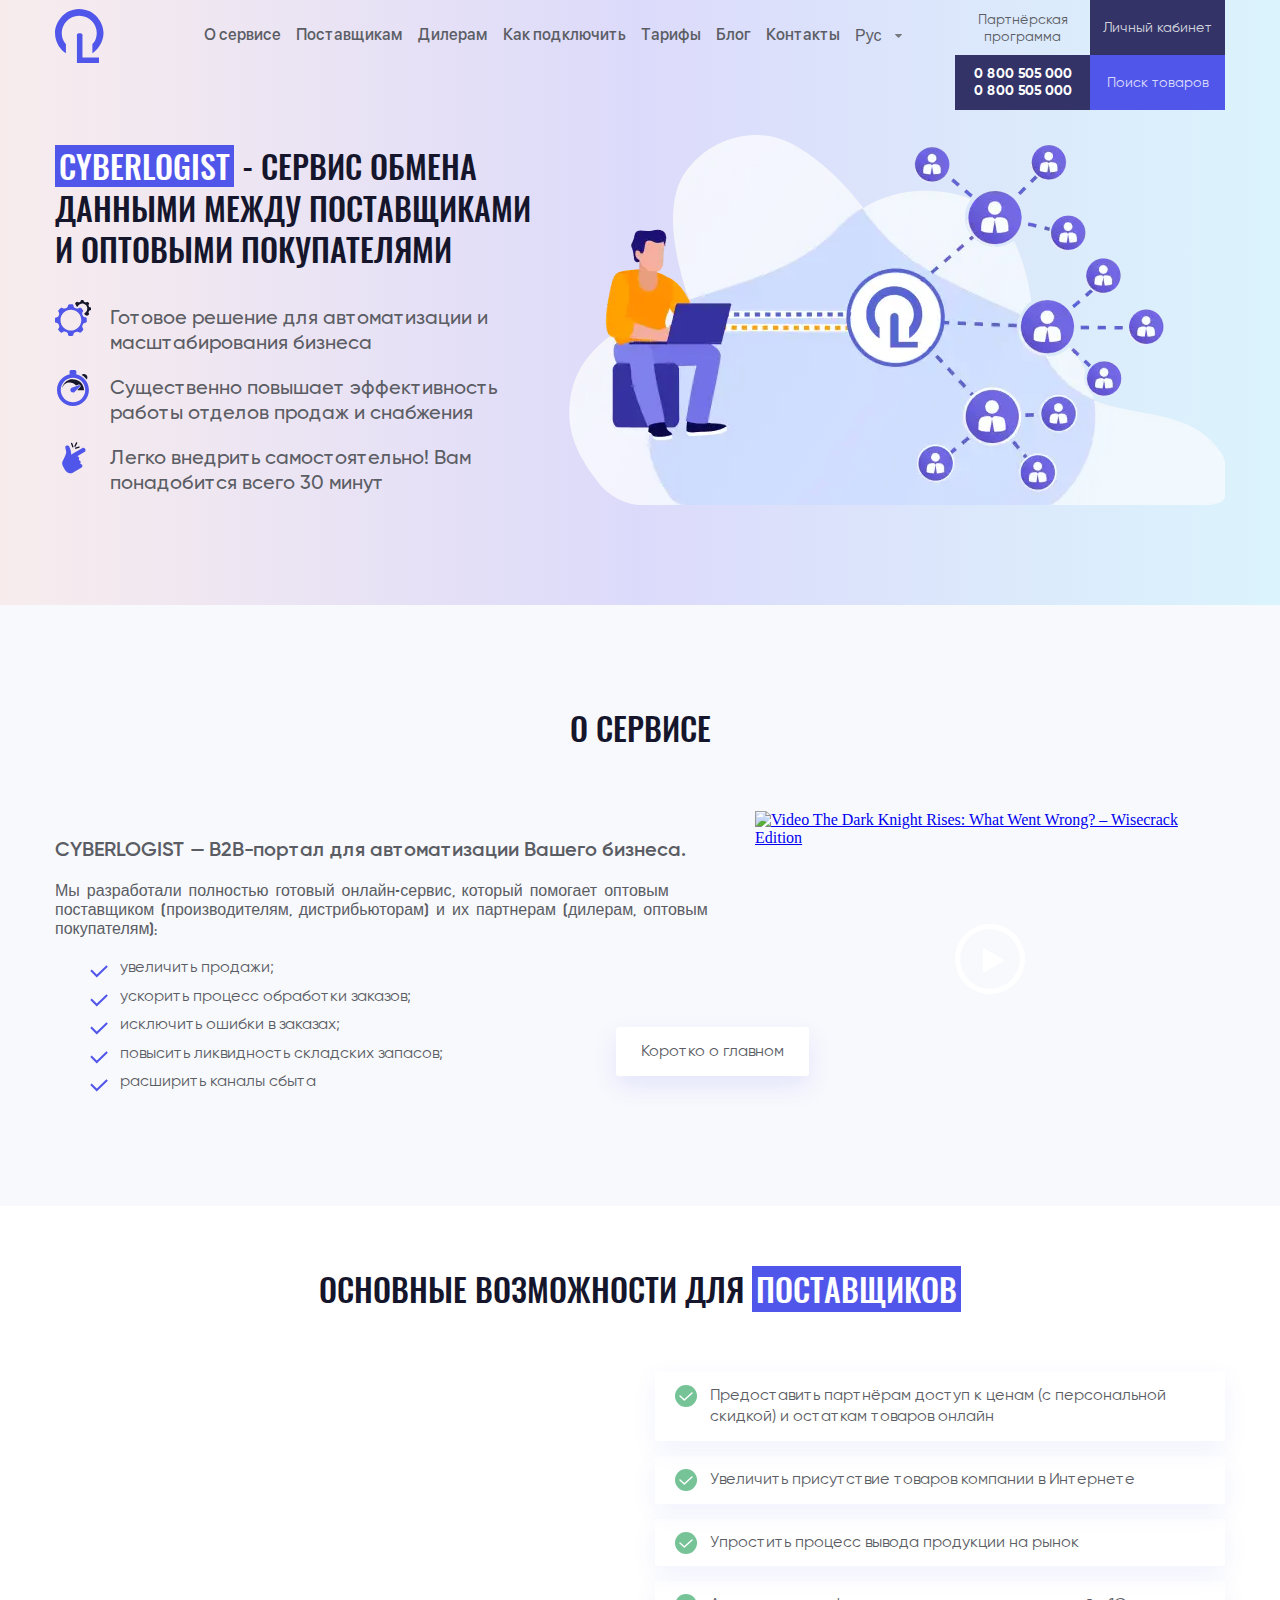
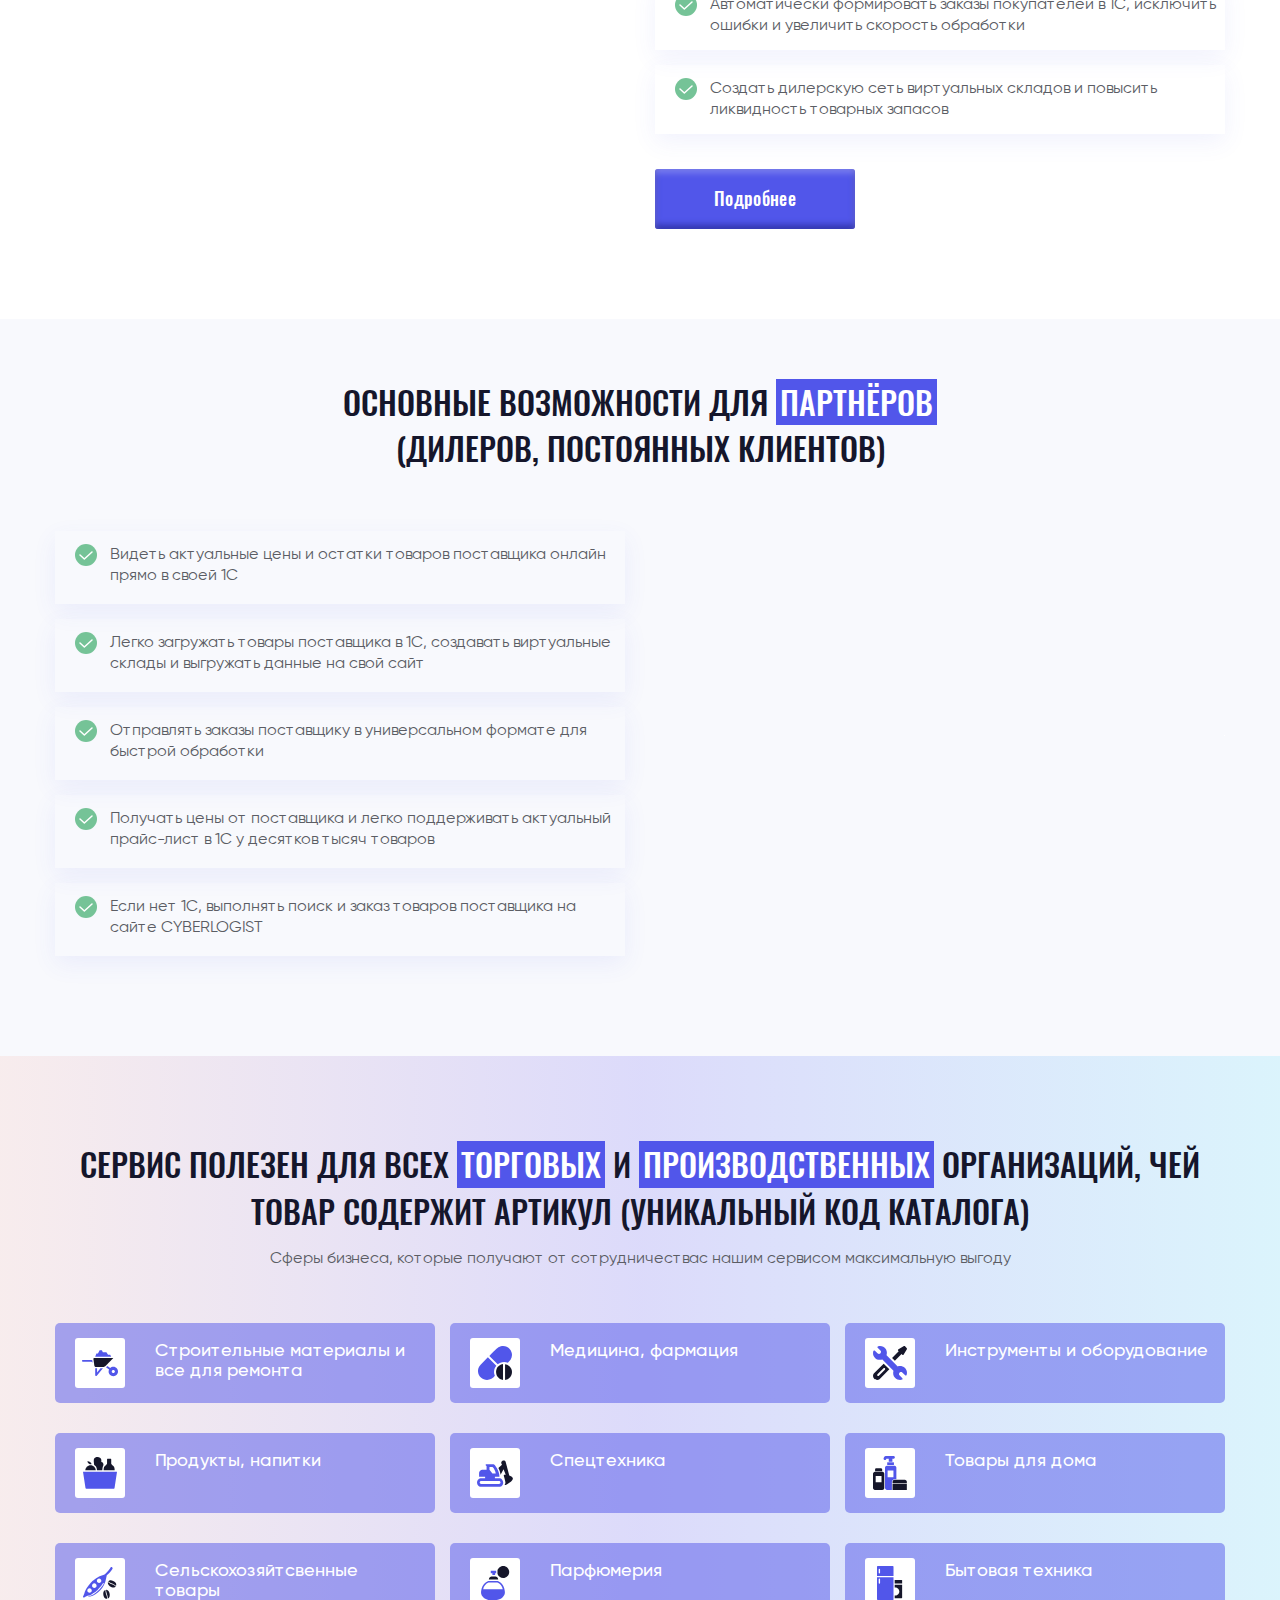
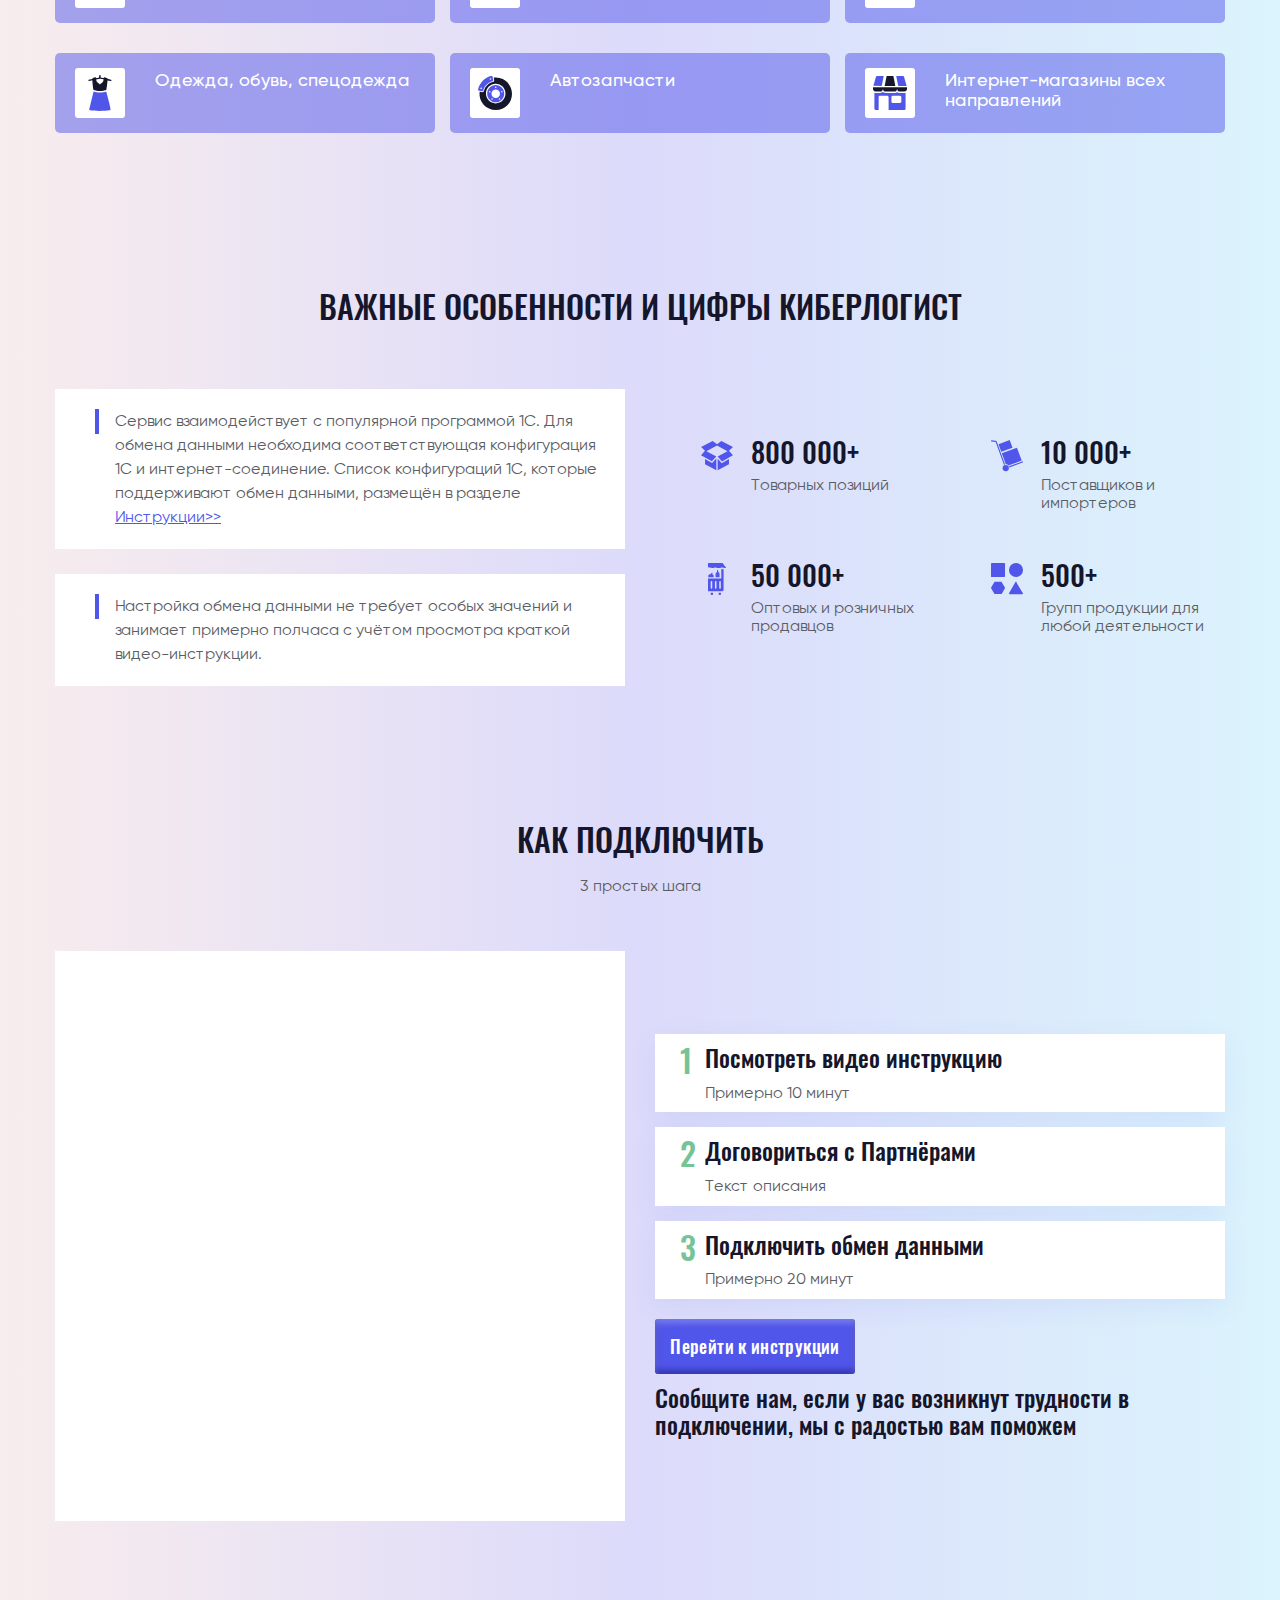
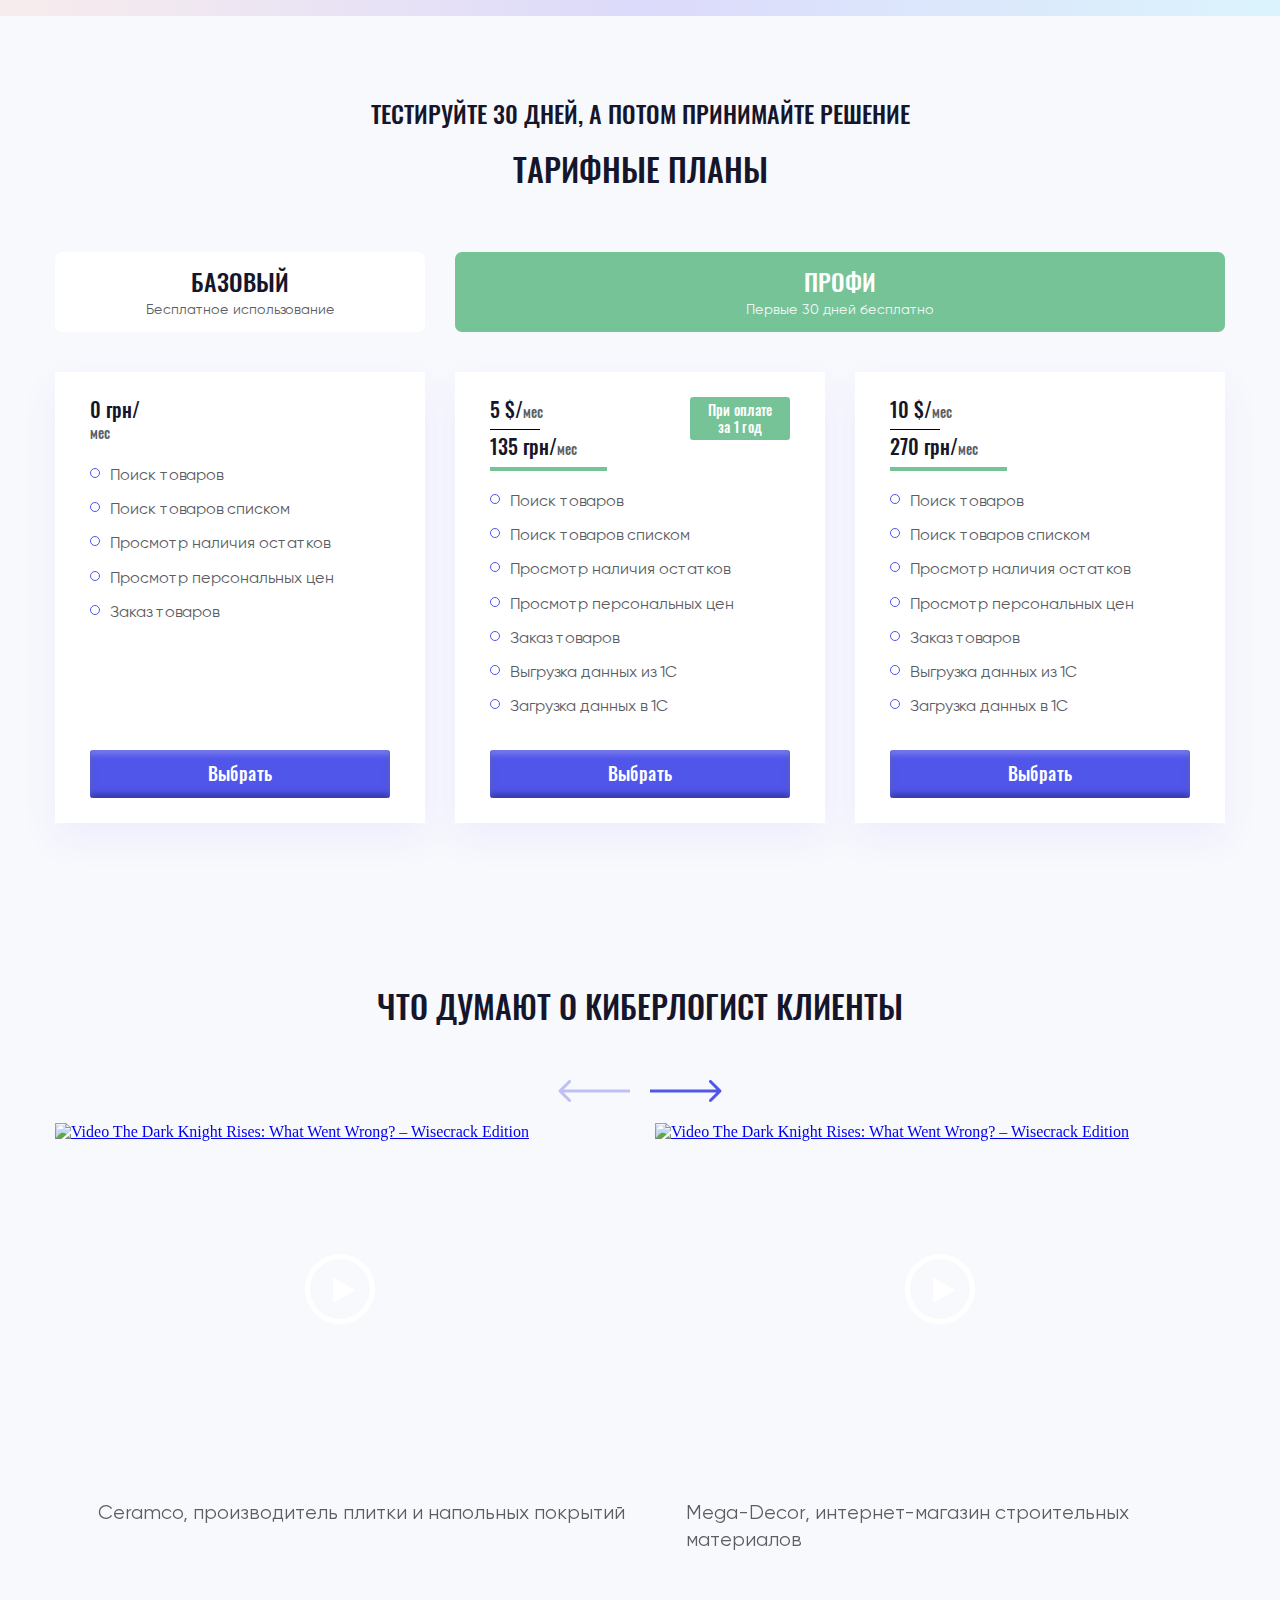
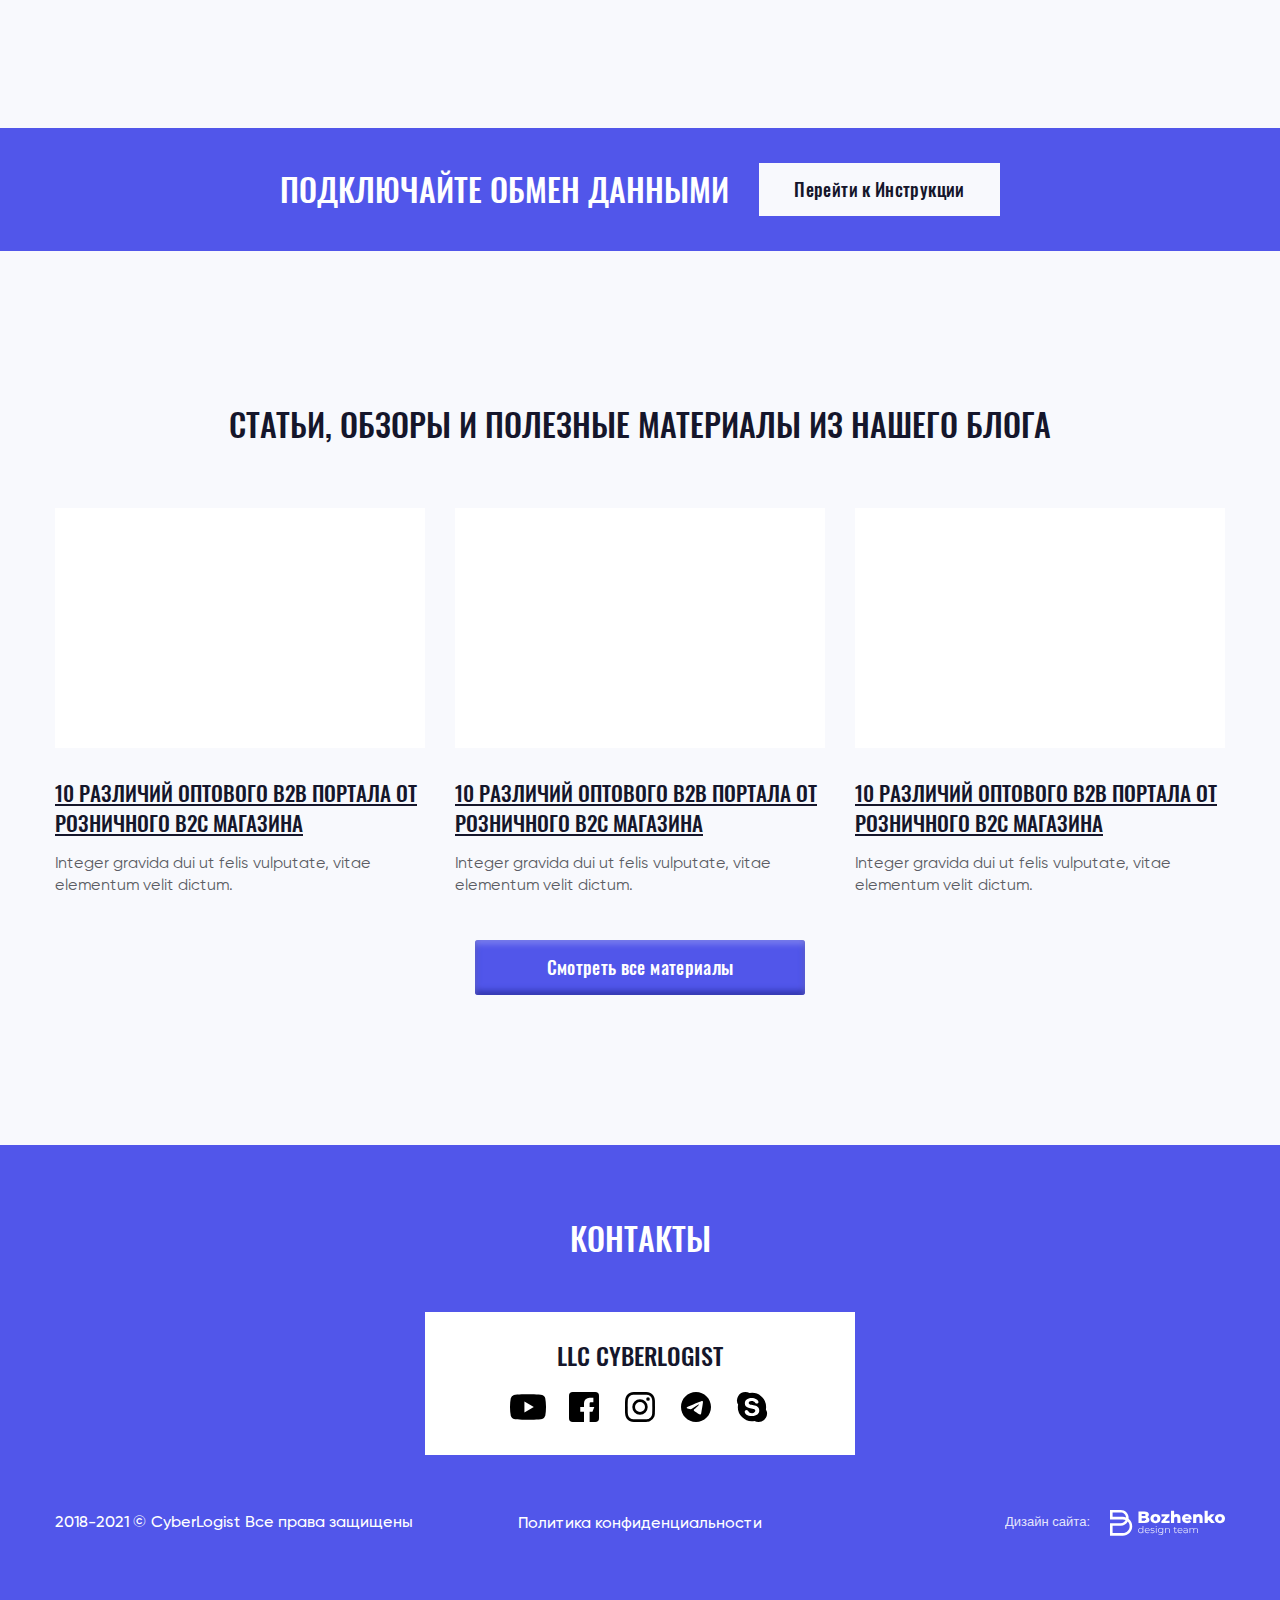
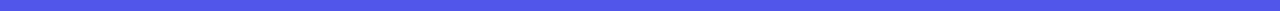
<file: index.html>
<!DOCTYPE html><html lang="ru"><head><meta charset="UTF-8"><meta name="viewport" content="width=device-width,initial-scale=1"><title>Имя</title><!-- SEO и отображение ссылки в соц. сетях --><meta name="description" lang="ru" content="Очень красивое, точное и правильное описание сайта для оптимизации"><meta name="keywords" lang="ru" content=""><!-- Предзагрузка шрифтов --><link rel="preload" href="fonts/Gilroy-Bold.woff2" as="font" type="font/woff2" crossorigin="anonymous"><link rel="preload" href="fonts/Gilroy-Regular.woff2" as="font" type="font/woff2" crossorigin="anonymous"><link rel="preload" href="fonts/Gilroy-Medium.woff2" as="font" type="font/woff2" crossorigin="anonymous"><link rel="preload" href="fonts/Gilroy-SemiBold.woff2" as="font" type="font/woff2" crossorigin="anonymous"><link rel="preload" href="fonts/GothamPro-Regular.woff2" as="font" type="font/woff2" crossorigin="anonymous"><link rel="preload" href="fonts/Gotthard-Regular.woff2" as="font" type="font/woff2" crossorigin="anonymous"><link rel="preload" href="fonts/SFProDisplay-Medium.woff2" as="font" type="font/woff2" crossorigin="anonymous"><link rel="preload" href="fonts/Oswald-Medium.woff2" as="font" type="font/woff2" crossorigin="anonymous"><link rel="stylesheet" type="text/css" href="css/style.min.css"></head><body><div class="wrapper"><header class="header lock__padding-elem"><div class="container"><div class="header__wrapper"><div class="header__logo"><a href="index.html" aria-label="Перейти на главную страницу"><img src="img/header/logo.svg" width="49" height="54" alt="Logo Cyberlogist"></a></div><nav class="header__nav"><ul class="header__nav-list"><li class="header__nav-item"><a href="#about" class="header__nav-link">О сервисе</a></li><li class="header__nav-item"><a href="#possibilities" class="header__nav-link">Поставщикам</a></li><li class="header__nav-item"><a href="#partners" class="header__nav-link">Дилерам</a></li><li class="header__nav-item"><a href="#plug" class="header__nav-link">Как подключить</a></li><li class="header__nav-item"><a href="#tariff" class="header__nav-link">Тарифы</a></li><li class="header__nav-item"><a href="#blog" class="header__nav-link">Блог</a></li><li class="header__nav-item"><a href="#contact" class="header__nav-link">Контакты</a></li></ul></nav><div class="header__lang"><div class="header__lang--current"><span>Рус</span></div><ul class="header__lang-dropdown"><li class="header__lang-dropdown-item header__lang-dropdown-item--active"><a href="#"><span>Рус</span></a></li><li class="header__lang-dropdown-item"><a href="#"><span>En</span></a></li><li class="header__lang-dropdown-item"><a href="#"><span>Укр</span></a></li><li class="header__lang-dropdown-item"><a href="#"><span>De</span></a></li></ul></div><ul class="header__blocks header__blocks-default"><li class="header__block header__block--1"><a href="partners.html"><img class="header__icon-hide" src="img/header/arms.svg" width="20" height="20" alt="Arms icon"><p class="header__text-hide">Партнёрская программа</p></a></li><li class="header__block header__block--2"><a href="#"><img class="header__icon-hide" src="img/header/user.svg" width="20" height="20" alt="User icon"><p class="header__text-hide">Личный кабинет</p></a></li><li class="header__block header__block--3"><div class="header__block-inner"><img class="header__icon-hide" src="img/header/call.svg" width="20" height="20" alt="Call icon"><p class="header__text-hide"><a href="tel:0&nbsp;800&nbsp;505&nbsp;000">0&nbsp;800&nbsp;505&nbsp;000</a> <a href="tel:0&nbsp;800&nbsp;505&nbsp;000">0&nbsp;800&nbsp;505&nbsp;000</a></p><div class="header__dropdown"><div class="header__dropdown-content"><a href="tel:0&nbsp;800&nbsp;505&nbsp;000">0&nbsp;800&nbsp;505&nbsp;000</a> <a href="tel:0&nbsp;800&nbsp;505&nbsp;000">0&nbsp;800&nbsp;505&nbsp;000</a></div></div></div></li><li class="header__block header__block--4"><a href="#"><img class="header__icon-hide" src="img/header/search.svg" width="20" height="20" alt="Search icon"><p class="header__text-hide">Поиск товаров</p></a></li></ul><button class="header__burger" aria-label="Открыть или закрыть навигационное меню"><span></span></button></div><div class="header__mobile-nav"><div class="header__mobile-inner"><div class="header__logo--burger"><a href="#" aria-label="Перейти на главную страницу"><img src="img/header/logo.svg" width="49" height="54" alt="Logo Cyberlogist"></a></div><ul class="header__blocks--burger"><li class="header__block--burger header__block--1"><a href="#"><img src="img/header/arms.svg" width="20" height="20" alt="Arms icon"></a></li><li class="header__block--burger header__block--2"><a href="#"><img src="img/header/user.svg" width="20" height="20" alt="User icon"></a></li><li class="header__block--burger header__block--3"><div class="header__block--burger-inner"><img src="img/header/call.svg" width="20" height="20" alt="Call icon"><div class="header__block--burger-dropdown"><div class="header__dropdown-content"><a href="tel:0&nbsp;800&nbsp;505&nbsp;000">0&nbsp;800&nbsp;505&nbsp;000</a> <a href="tel:0&nbsp;800&nbsp;505&nbsp;000">0&nbsp;800&nbsp;505&nbsp;000</a></div></div></div></li><li class="header__block--burger header__block--4"><a href="#"><img src="img/header/search.svg" width="20" height="20" alt="Search icon"></a></li></ul><div class="header__lang--burger"><ul class="header__lang-list"><li class="header__lang-item header__lang-item--active"><a href="#"><span>Рус</span></a></li><li class="header__lang-item"><a href="#"><span>En</span></a></li><li class="header__lang-item"><a href="#"><span>Укр</span></a></li><li class="header__lang-item"><a href="#"><span>De</span></a></li></ul></div><ul class="header__nav-list header__nav-list--burger"><li class="header__nav-item"><a href="#about" class="header__nav-link header__nav-link--burger">О сервисе</a></li><li class="header__nav-item"><a href="#possibilities" class="header__nav-link header__nav-link--burger">Поставщикам</a></li><li class="header__nav-item"><a href="#partners" class="header__nav-link header__nav-link--burger">Дилерам</a></li><li class="header__nav-item"><a href="#plug" class="header__nav-link header__nav-link--burger">Как подключить</a></li><li class="header__nav-item"><a href="#tariff" class="header__nav-link header__nav-link--burger">Тарифы</a></li><li class="header__nav-item"><a href="#blog" class="header__nav-link header__nav-link--burger">Блог</a></li><li class="header__nav-item"><a href="#contact" class="header__nav-link header__nav-link--burger">Контакты</a></li></ul></div><button class="header__btn-close" aria-label="Открыть или закрыть навигационное меню"><span class="header__btn-inner"><span></span> <span></span></span></button></div></div></header><main><section class="hero"><div class="container"><div class="hero__wrapper"><div class="hero__info"><h1 class="hero__title"><span class="section__text-bg">Cyberlogist</span> - сервис обмена данными между поставщиками и оптовыми покупателями</h1><ul class="hero__list"><li class="hero__item hero__item--1">Готовое решение для автоматизации и масштабирования бизнеса</li><li class="hero__item hero__item--2">Существенно повышает эффективность работы отделов продаж и снабжения</li><li class="hero__item hero__item--3">Легко внедрить самостоятельно! Вам понадобится всего 30 минут</li></ul></div><div class="hero__img"><picture><source srcset="img/ui/pattern.jpg" data-srcset="img/hero/img@1x.webp 1x, img/hero/img@2x.webp 2x" type="image/webp"><img alt="Image" src="img/ui/pattern.jpg" data-src="img/hero/img@1x.png" data-srcset="img/hero/img@2x.png 2x" width="656" height="370" class="lazyload"></picture></div></div></div></section><section class="about" id="about"><div class="container"><h2 class="section__title section__title--mb60">О сервисе</h2><div class="about__wrapper"><div class="about__info"><h3 class="about__subtitle"><span class="section__upper">Cyberlogist</span> — B2B-портал для автоматизации Вашего бизнеса.</h3><p>Мы разработали полностью готовый онлайн-сервис, который помогает оптовым поставщиком (производителям, дистрибьюторам) и их партнерам (дилерам, оптовым покупателям):</p><ul class="about__list"><li class="about__item">увеличить продажи;</li><li class="about__item">ускорить процесс обработки заказов;</li><li class="about__item">исключить ошибки в заказах;</li><li class="about__item">повысить ликвидность складских запасов;</li><li class="about__item">расширить каналы сбыта</li></ul></div><div class="about__right"><iframe width="470" height="300" src="https://www.youtube.com/embed/Othd8W8o3t0" srcdoc="<style>*{padding:0;margin:0;overflow:hidden}html,body{max-width:470px;width:100%;height:100%;position:relative;}@media(max-width:767px){.about__img{max-width:initial!important;}}.about__img{max-width:470px;width:100%;height:100%;object-fit:cover}span{position:absolute;top:50%;left:50%;transform:translate(-50%,-50%);}</style><a href=https://www.youtube.com/embed/Othd8W8o3t0><img class=about__img src=https://img.youtube.com/vi/Othd8W8o3t0/0.jpg width=470 height=300 alt='Video The Dark Knight Rises: What Went Wrong? – Wisecrack Edition'><span><img src=img/about/play.svg height=70 width=70></span></a>" allow="accelerometer; autoplay; encrypted-media; gyroscope; picture-in-picture" allowfullscreen title="YouTube video player"></iframe><div class="about__right-label">Коротко о главном</div></div></div></div></section><section class="possibilities" id="possibilities"><div class="container"><h2 class="section__title section__title--mb60">Основные возможности для <span class="section__text-bg">поставщиков</span></h2><div class="possibilities__wrapper"><div class="possibilities__img"><picture><source srcset="img/ui/pattern.jpg" data-srcset="img/possibilities/img@1x.webp 1x, img/possibilities/img@2x.webp 2x" type="image/webp"><img alt="Image" src="img/ui/pattern.jpg" data-src="img/possibilities/img@1x.png" data-srcset="img/possibilities/img@2x.png 2x" width="566" height="394" class="lazyload"></picture></div><div class="possibilities__info"><ul class="possibilities__list"><li class="possibilities__item">Предоставить партнёрам доступ к ценам (с персональной скидкой) и остаткам товаров онлайн</li><li class="possibilities__item">Увеличить присутствие товаров компании в Интернете</li><li class="possibilities__item">Упростить процесс вывода продукции на рынок</li><li class="possibilities__item">Автоматически формировать заказы покупателей в 1С, исключить ошибки и увеличить скорость обработки</li><li class="possibilities__item">Создать дилерскую сеть виртуальных складов и повысить ликвидность товарных запасов</li></ul><button class="possibilities__btn section__btn modal-possibilities">Подробнее</button></div></div></div></section><section class="partners" id="partners"><div class="container"><h2 class="section__title section__title--mb60">Основные возможности для <span class="section__text-bg">партнёров</span> (дилеров, постоянных клиентов)</h2><div class="partners__wrapper"><div class="partners__img"><picture><source srcset="img/ui/pattern.jpg" data-srcset="img/partners/img@1x.webp 1x, img/partners/img@2x.webp 2x" type="image/webp"><img src="img/ui/pattern.jpg" data-src="img/partners/img@1x.jpg" data-srcset="img/partners/img@2x.jpg" width="570" height="390" alt="Partners image" class="lazyload"></picture></div><div class="partners__info"><ul class="partners__list"><li class="partners__item">Видеть актуальные цены и остатки товаров поставщика онлайн прямо в своей 1С</li><li class="partners__item">Легко загружать товары поставщика в 1С, создавать виртуальные склады и выгружать данные на свой сайт</li><li class="partners__item">Отправлять заказы поставщику в универсальном формате для быстрой обработки</li><li class="partners__item">Получать цены от поставщика и легко поддерживать актуальный прайс-лист в 1С у десятков тысяч товаров</li><li class="partners__item">Если нет 1С, выполнять поиск и заказ товаров поставщика на сайте CYBERLOGIST</li></ul></div></div></div></section><section class="service" id="service"><div class="container"><h2 class="section__title section__title--mb15 service__title">Сервис полезен для всех <span class="section__text-bg">торговых</span> и <span class="section__text-bg">производственных</span> организаций, чей товар содержит АРТИКУЛ (уникальный код каталога)</h2><p class="service__subtitle">Сферы бизнеса, которые получают от сотрудничествас нашим сервисом максимальную выгоду</p><ul class="service__list"><li class="service__item service__item--1">Строительные материалы и все для ремонта</li><li class="service__item service__item--2">Медицина, фармация</li><li class="service__item service__item--3">Инструменты и оборудование</li><li class="service__item service__item--4">Продукты, напитки</li><li class="service__item service__item--5">Спецтехника</li><li class="service__item service__item--6">Товары для дома</li><li class="service__item service__item--7">Сельскохозяйтсвенные товары</li><li class="service__item service__item--8">Парфюмерия</li><li class="service__item service__item--9">Бытовая техника</li><li class="service__item service__item--10">Одежда, обувь, спецодежда</li><li class="service__item service__item--11">Автозапчасти</li><li class="service__item service__item--12">Интернет-магазины всех направлений</li></ul></div></section><section class="peculiarities" id="peculiarities"><div class="container"><h2 class="section__title section__title--mb60">Важные особенности и цифры Киберлогист</h2><div class="peculiarities__wrapper"><ul class="peculiarities__list"><li class="peculiarities__item">Сервис взаимодействует с популярной программой 1C. Для обмена данными необходима соответствующая конфигурация 1С и интернет-соединение. Список конфигураций 1С, которые поддерживают обмен данными, размещён в разделе <a href="#" class="peculiarities__link">Инструкции>></a></li><li class="peculiarities__item">Настройка обмена данными не требует особых значений и занимает примерно полчаса с учётом просмотра краткой видео-инструкции.</li></ul><div class="peculiarities__right"><ul class="peculiarities__right-list"><li class="peculiarities__right-item peculiarities__right-item--1"><h3 class="peculiarities__right-title">800 000+</h3><p>Товарных позиций</p></li><li class="peculiarities__right-item peculiarities__right-item--2"><h3 class="peculiarities__right-title">10 000+</h3><p>Поставщиков и импортеров</p></li><li class="peculiarities__right-item peculiarities__right-item--3"><h3 class="peculiarities__right-title">50 000+</h3><p>Оптовых и розничных продавцов</p></li><li class="peculiarities__right-item peculiarities__right-item--4"><h3 class="peculiarities__right-title">500+</h3><p>Групп продукции для любой деятельности</p></li></ul></div></div></div></section><section class="plug" id="plug"><div class="container"><h2 class="section__title section__title--mb15">Как подключить</h2><p class="plug__subtitle">3 простых шага</p><div class="plug__wrapper"><div class="plug__wrapper-left"><div class="plug__wrapper-left-img"><picture><source srcset="img/ui/pattern.jpg" data-srcset="img/plug/img@1x.webp 1x, img/plug/img@2x.webp 2x" type="image/webp"><img alt="Image" src="img/ui/pattern.jpg" data-src="img/plug/img@1x.png" data-srcset="img/plug/img@2x.png 2x" width="569" height="454" class="lazyload"></picture></div></div><div class="plug__wrapper-right"><ul class="plug__list"><li class="plug__item"><h3 class="plug__title">Посмотреть видео инструкцию</h3><p>Примерно 10 минут</p></li><li class="plug__item"><h3 class="plug__title">Договориться с Партнёрами</h3><p>Текст описания</p></li><li class="plug__item"><h3 class="plug__title">Подключить обмен данными</h3><p>Примерно 20 минут</p></li></ul><a href="videos.html" class="section__btn plug__btn">Перейти к инструкции</a><h3 class="plug__title plug__title--center">Сообщите нам, если у вас возникнут трудности в подключении, мы с радостью вам поможем</h3></div></div></div></section><section class="plans" id="tariff"><div class="container"><p class="plans__suptitle">Тестируйте 30 дней, а потом принимайте решение</p><h2 class="section__title section__title--mb60">Тарифные планы</h2><div class="plans__wrapper"><div class="plans__top"><div class="plans__top-left"><h3 class="plans__left-title">БАЗОВЫЙ</h3><p>Бесплатное использование</p></div><div class="plans__top-right" data-da="plans__list,0,992"><h3 class="plans__right-title">Профи</h3><p>Первые 30 дней бесплатно</p></div></div><ul class="plans__list"><li class="plans__item" data-da="plans__top,2,992"><div class="plans__item-price">0 грн/<span>мес</span></div><ul class="plans__item-list"><li>Поиск товаров</li><li>Поиск товаров списком</li><li>Просмотр наличия остатков</li><li>Просмотр персональных цен</li><li>Заказ товаров</li></ul><button class="plans__item-btn section__btn">Выбрать</button></li><li class="plans__item"><div class="plans__item-inner"><div class="plans__item-price"><p>5 $/<span>мес</span></p><p>135 грн/<span>мес</span></p><!--<p>370 руб/<span>мес</span></p>--></div><div class="plans__item-time">При оплате за 1 год</div></div><ul class="plans__item-list"><li>Поиск товаров</li><li>Поиск товаров списком</li><li>Просмотр наличия остатков</li><li>Просмотр персональных цен</li><li>Заказ товаров</li><li>Выгрузка данных из 1С</li><li>Загрузка данных в 1С</li></ul><button class="plans__item-btn section__btn">Выбрать</button></li><li class="plans__item"><div class="plans__item-inner"><div class="plans__item-price"><p>10 $/<span>мес</span></p><p>270 грн/<span>мес</span></p><!--<p>740 руб/<span>мес</span></p>--></div></div><ul class="plans__item-list"><li>Поиск товаров</li><li>Поиск товаров списком</li><li>Просмотр наличия остатков</li><li>Просмотр персональных цен</li><li>Заказ товаров</li><li>Выгрузка данных из 1С</li><li>Загрузка данных в 1С</li></ul><button class="plans__item-btn section__btn">Выбрать</button></li></ul></div></div></section><section class="thinks"><div class="container"><h2 class="section__title">Что думают о Киберлогист клиенты</h2><div class="thinks__btns"><div class="thinks__btn-prev swiper-button-prev"></div><div class="thinks__btn-next swiper-button-next"></div></div><div class="thinks__slider swiper-container"><ul class="swiper-wrapper"><li class="thinks__slide swiper-slide"><iframe width="570" height="336" src="https://www.youtube.com/embed/Othd8W8o3t0" srcdoc="<style>*{padding:0;margin:0;overflow:hidden}html,body{height:100%}@media(max-width:767px){.thinks__img{max-width:initial!important;}}.thinks__img{max-width:570px;width:100%;object-fit:cover}span{position:absolute;top:50%;left:50%;transform:translate(-50%,-50%);}</style><a href=https://www.youtube.com/embed/Othd8W8o3t0><img class=thinks__img src=https://img.youtube.com/vi/Othd8W8o3t0/0.jpg width=570 height=336 alt='Video The Dark Knight Rises: What Went Wrong? – Wisecrack Edition'><span><img src=img/about/play.svg height=70 width=70></span></a>" allow="accelerometer; autoplay; encrypted-media; gyroscope; picture-in-picture" allowfullscreen title="YouTube video player"></iframe><div class="thinks__inner"><picture><source srcset="img/ui/pattern.jpg" data-srcset="img/thinks/ceramco@1x.webp 1x, img/thinks/ceramco@2x.webp 2x" type="image/webp"><img src="img/ui/pattern.jpg" data-src="img/thinks/ceramco@1x.png" data-srcset="img/thinks/ceramco@2x.png" width="60" height="60" alt="Ceramco icon" class="lazyload"></picture><p class="thinks__text">Ceramco, производитель плитки и напольных покрытий</p></div></li><li class="thinks__slide swiper-slide"><iframe width="570" height="336" src="https://www.youtube.com/embed/Othd8W8o3t0" srcdoc="<style>*{padding:0;margin:0;overflow:hidden}html,body{height:100%}@media(max-width:767px){.thinks__img{max-width:initial!important;}}.thinks__img{max-width:570px;width:100%;object-fit:cover}span{position:absolute;top:50%;left:50%;transform:translate(-50%,-50%);}</style><a href=https://www.youtube.com/embed/Othd8W8o3t0><img class=thinks__img src=https://img.youtube.com/vi/Othd8W8o3t0/0.jpg width=570 height=336 alt='Video The Dark Knight Rises: What Went Wrong? – Wisecrack Edition'><span><img src=img/about/play.svg height=70 width=70></span></a>" allow="accelerometer; autoplay; encrypted-media; gyroscope; picture-in-picture" allowfullscreen title="YouTube video player"></iframe><div class="thinks__inner"><picture><source srcset="img/ui/pattern.jpg" data-srcset="img/thinks/mega@1x.webp 1x, img/thinks/mega@2x.webp 2x" type="image/webp"><img src="img/ui/pattern.jpg" data-src="img/thinks/mega@1x.png" data-srcset="img/thinks/mega@2x.png" width="60" height="45" alt="Ceramco icon" class="lazyload"></picture><p class="thinks__text">Mega-Decor, интернет-магазин строительных материалов</p></div></li><li class="thinks__slide swiper-slide"><iframe width="570" height="336" src="https://www.youtube.com/embed/Othd8W8o3t0" srcdoc="<style>*{padding:0;margin:0;overflow:hidden}html,body{height:100%}@media(max-width:767px){.thinks__img{max-width:initial!important;}}.thinks__img{max-width:570px;width:100%;object-fit:cover}span{position:absolute;top:50%;left:50%;transform:translate(-50%,-50%);}</style><a href=https://www.youtube.com/embed/Othd8W8o3t0><img class=thinks__img src=https://img.youtube.com/vi/Othd8W8o3t0/0.jpg width=570 height=336 alt='Video The Dark Knight Rises: What Went Wrong? – Wisecrack Edition'><span><img src=img/about/play.svg height=70 width=70></span></a>" allow="accelerometer; autoplay; encrypted-media; gyroscope; picture-in-picture" allowfullscreen title="YouTube video player"></iframe><div class="thinks__inner"><picture><source srcset="img/ui/pattern.jpg" data-srcset="img/thinks/ceramco@1x.webp 1x, img/thinks/ceramco@2x.webp 2x" type="image/webp"><img src="img/ui/pattern.jpg" data-src="img/thinks/ceramco@1x.png" data-srcset="img/thinks/ceramco@2x.png" width="60" height="60" alt="Ceramco icon" class="lazyload"></picture><p class="thinks__text">Ceramco, производитель плитки и напольных покрытий</p></div></li><li class="thinks__slide swiper-slide"><iframe width="570" height="336" src="https://www.youtube.com/embed/Othd8W8o3t0" srcdoc="<style>*{padding:0;margin:0;overflow:hidden}html,body{height:100%}@media(max-width:767px){.thinks__img{max-width:initial!important;}}.thinks__img{max-width:570px;width:100%;object-fit:cover}span{position:absolute;top:50%;left:50%;transform:translate(-50%,-50%);}</style><a href=https://www.youtube.com/embed/Othd8W8o3t0><img class=thinks__img src=https://img.youtube.com/vi/Othd8W8o3t0/0.jpg width=570 height=336 alt='Video The Dark Knight Rises: What Went Wrong? – Wisecrack Edition'><span><img src=img/about/play.svg height=70 width=70></span></a>" allow="accelerometer; autoplay; encrypted-media; gyroscope; picture-in-picture" allowfullscreen title="YouTube video player"></iframe><div class="thinks__inner"><picture><source srcset="img/ui/pattern.jpg" data-srcset="img/thinks/mega@1x.webp 1x, img/thinks/mega@2x.webp 2x" type="image/webp"><img src="img/ui/pattern.jpg" data-src="img/thinks/mega@1x.png" data-srcset="img/thinks/mega@2x.png" width="60" height="45" alt="Ceramco icon" class="lazyload"></picture><p class="thinks__text">Mega-Decor, интернет-магазин строительных материалов</p></div></li></ul></div></div></section><section class="optimization"><div class="container"><div class="optimization__wrapper"><h2 class="optimization__title">Подключайте обмен данными</h2><button class="optimization__btn">Перейти к Инструкции</button></div></div></section><section class="articles" id="blog"><div class="container"><h2 class="section__title section__title--mb60">Статьи, обзоры и полезные материалы из нашего блога</h2><ul class="articles__list"><li class="articles__item"><div class="articles__item-img"><a href="article.html"><picture><source srcset="img/ui/pattern.jpg" data-srcset="img/articles/img1@1x.webp 1x, img/articles/img1@2x.webp 2x" type="image/webp"><img src="img/ui/pattern.jpg" data-src="img/articles/img1@1x.jpg" data-srcset="img/articles/img1@2x.jpg" width="370" height="247" alt="Articles image" class="lazyload"></picture></a></div><h3 class="articles__item-title"><a href="article.html">10 различий оптового B2B портала от розничного B2C магазина</a></h3><div class="articles__item-text"><p>Integer gravida dui ut felis vulputate, vitae elementum velit dictum.</p></div></li><li class="articles__item"><div class="articles__item-img"><a href="article.html"><picture><source srcset="img/ui/pattern.jpg" data-srcset="img/articles/img2@1x.webp 1x, img/articles/img2@2x.webp 2x" type="image/webp"><img src="img/ui/pattern.jpg" data-src="img/articles/img2@1x.jpg" data-srcset="img/articles/img2@2x.jpg" width="370" height="250" alt="Articles image" class="lazyload"></picture></a></div><h3 class="articles__item-title"><a href="article.html">10 различий оптового B2B портала от розничного B2C магазина</a></h3><div class="articles__item-text"><p>Integer gravida dui ut felis vulputate, vitae elementum velit dictum.</p></div></li><li class="articles__item"><div class="articles__item-img"><a href="article.html"><picture><source srcset="img/ui/pattern.jpg" data-srcset="img/articles/img3@1x.webp 1x, img/articles/img3@2x.webp 2x" type="image/webp"><img src="img/ui/pattern.jpg" data-src="img/articles/img3@1x.jpg" data-srcset="img/articles/img3@2x.jpg" width="370" height="250" alt="Articles image" class="lazyload"></picture></a></div><h3 class="articles__item-title"><a href="article.html">10 различий оптового B2B портала от розничного B2C магазина</a></h3><div class="articles__item-text"><p>Integer gravida dui ut felis vulputate, vitae elementum velit dictum.</p></div></li></ul><a href="blog.html" class="articles__btn section__btn">Смотреть все материалы</a></div></section><button class="go-top"><svg width="8" height="25" viewBox="0 0 8 25" xmlns="http://www.w3.org/2000/svg"><path d="M4.35355 0.646444C4.15829 0.451183 3.84171 0.451183 3.64645 0.646444L0.464465 3.82842C0.269203 4.02369 0.269203 4.34027 0.464465 4.53553C0.659727 4.7308 0.97631 4.7308 1.17157 4.53553L4 1.70711L6.82843 4.53553C7.02369 4.73079 7.34027 4.73079 7.53553 4.53553C7.7308 4.34027 7.7308 4.02369 7.53553 3.82842L4.35355 0.646444ZM4.5 25L4.5 0.999998L3.5 0.999998L3.5 25L4.5 25Z"/></svg> <span>Наверх</span></button><div class="modal modal--possibilities"><div class="modal__wrapper"><div class="modal__content"><button class="modal__close" aria-label="Закрыть модальное окно"></button><h2 class="modal__title">Предоставить партнёрам доступ к ценам (с персональной скидкой) и остаткам товаров онлайн</h2><div class="modal__text"><p>При обработке заказов клиентов, зачастую оперативность важнее стоимости. Особенно если цена незначительно отличается от конкурентов. В таком случае скорость ответа решает всё.</p><p>Поэтому важно, чтобы дилеры и другие Партнеры могли быстро получить информацию об остатках товаров Поставщика, актуальной цене и наличии на складе.</p><p>CYBERLOGIST позволит Вашим Партнерам в</p><p>При обработке заказов клиентов, зачастую оперативность важнее стоимости. Особенно если цена незначительно отличается от конкурентов. В таком случае скорость ответа решает всё.</p><p>Поэтому важно, чтобы дилеры и другие Партнеры могли быстро получить информацию об остатках товаров Поставщика, актуальной цене и наличии на складе.</p><p>CYBERLOGIST позволит Вашим Партнерам в</p><p>При обработке заказов клиентов, зачастую оперативность важнее стоимости. Особенно если цена незначительно отличается от конкурентов. В таком случае скорость ответа решает всё.</p><p>Поэтому важно, чтобы дилеры и другие Партнеры могли быстро получить информацию об остатках товаров Поставщика, актуальной цене и наличии на складе.</p><p>CYBERLOGIST позволит Вашим Партнерам в</p><p>При обработке заказов клиентов, зачастую оперативность важнее стоимости. Особенно если цена незначительно отличается от конкурентов. В таком случае скорость ответа решает всё.</p><p>Поэтому важно, чтобы дилеры и другие Партнеры могли быстро получить информацию об остатках товаров Поставщика, актуальной цене и наличии на складе.</p><p>CYBERLOGIST позволит Вашим Партнерам в</p><p>При обработке заказов клиентов, зачастую оперативность важнее стоимости. Особенно если цена незначительно отличается от конкурентов. В таком случае скорость ответа решает всё.</p><p>Поэтому важно, чтобы дилеры и другие Партнеры могли быстро получить информацию об остатках товаров Поставщика, актуальной цене и наличии на складе.</p><p>CYBERLOGIST позволит Вашим Партнерам в</p><p>При обработке заказов клиентов, зачастую оперативность важнее стоимости. Особенно если цена незначительно отличается от конкурентов. В таком случае скорость ответа решает всё.</p><p>Поэтому важно, чтобы дилеры и другие Партнеры могли быстро получить информацию об остатках товаров Поставщика, актуальной цене и наличии на складе.</p><p>CYBERLOGIST позволит Вашим Партнерам в</p></div></div></div></div></main><footer class="footer" id="contact"><div class="container"><h2 class="section__title">Контакты</h2><div class="footer__contact"><h3 class="footer__title">LLC CYBERLOGIST</h3><ul class="footer__social-list"><li class="footer__social-item"><a href="#"><svg><use xlink:href="img/svg/sprite.svg#youtube"></use></svg></a></li><li class="footer__social-item"><a href="#"><svg><use xlink:href="img/svg/sprite.svg#facebook"></use></svg></a></li><li class="footer__social-item"><a href="#"><svg><use xlink:href="img/svg/sprite.svg#instagram"></use></svg></a></li><li class="footer__social-item"><a href="#"><svg><use xlink:href="img/svg/sprite.svg#telegram"></use></svg></a></li><li class="footer__social-item"><a href="#"><svg><use xlink:href="img/svg/sprite.svg#skype"></use></svg></a></li></ul></div><div class="footer__bottom"><p class="footer__copyright">2018-2021 © CyberLogist Все права защищены</p><a class="footer__politics" href="#">Политика конфиденциальности</a><div class="footer__design"><p class="footer__design-text">Дизайн сайта:</p><div class="footer__design-img"><a href="http://abozhenko.com/contacts/"><img src="img/footer/footer-logo.svg" width="115" height="26" alt="Logo of designer"></a></div></div></div></div></footer></div><script src="js/script.js"></script></body></html>
</file>
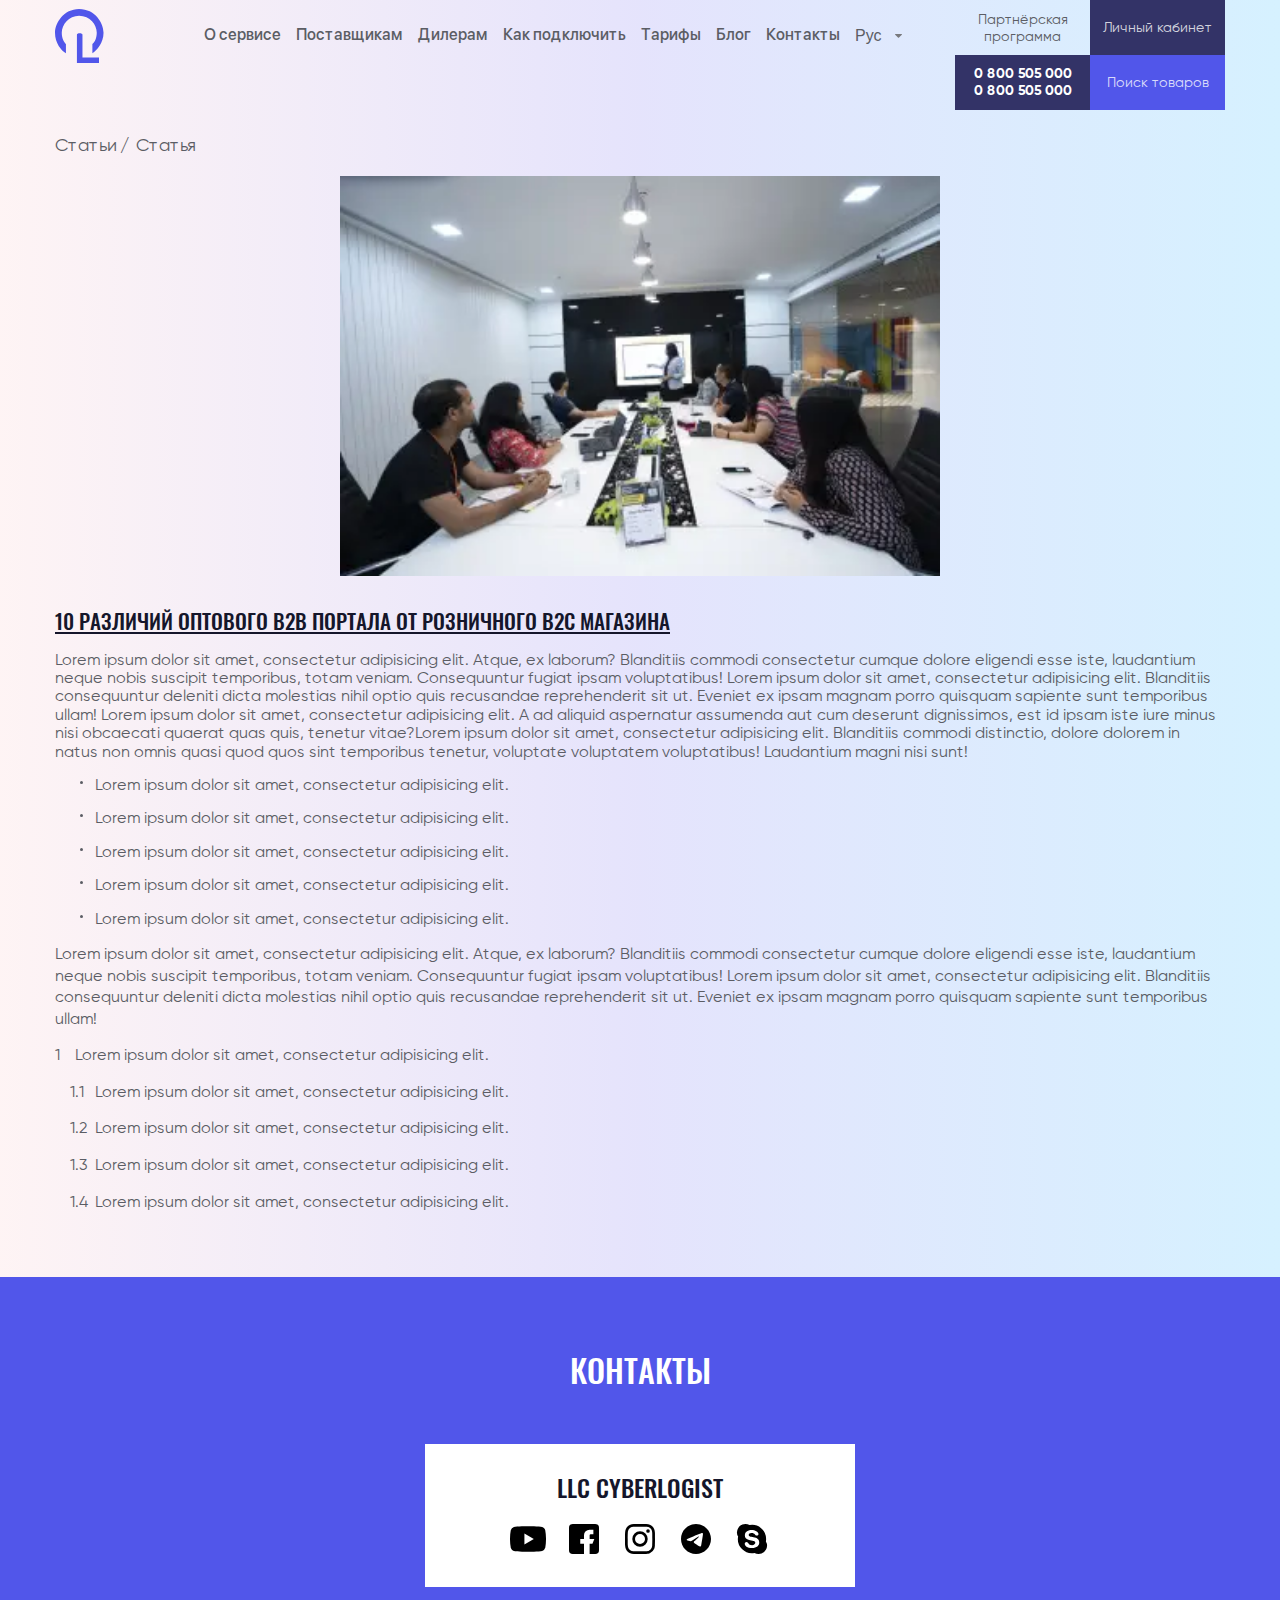
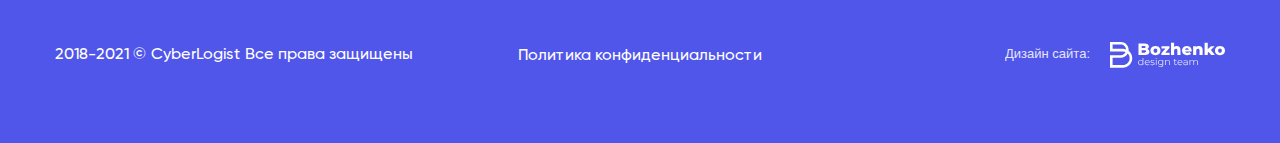
<file: article.html>
<!DOCTYPE html><html lang="ru"><head><meta charset="UTF-8"><meta name="viewport" content="width=device-width,initial-scale=1"><title>Article</title><!-- SEO и отображение ссылки в соц. сетях --><meta name="description" lang="ru" content="Очень красивое, точное и правильное описание сайта для оптимизации"><meta name="keywords" lang="ru" content=""><!-- Предзагрузка шрифтов --><link rel="preload" href="fonts/Gilroy-Bold.woff2" as="font" type="font/woff2" crossorigin="anonymous"><link rel="preload" href="fonts/Gilroy-Regular.woff2" as="font" type="font/woff2" crossorigin="anonymous"><link rel="preload" href="fonts/Gilroy-Medium.woff2" as="font" type="font/woff2" crossorigin="anonymous"><link rel="preload" href="fonts/Gilroy-SemiBold.woff2" as="font" type="font/woff2" crossorigin="anonymous"><link rel="preload" href="fonts/GothamPro-Regular.woff2" as="font" type="font/woff2" crossorigin="anonymous"><link rel="preload" href="fonts/Gotthard-Regular.woff2" as="font" type="font/woff2" crossorigin="anonymous"><link rel="preload" href="fonts/SFProDisplay-Medium.woff2" as="font" type="font/woff2" crossorigin="anonymous"><link rel="preload" href="fonts/Oswald-Medium.woff2" as="font" type="font/woff2" crossorigin="anonymous"><link rel="stylesheet" type="text/css" href="css/style.min.css"></head><body><div class="wrapper"><header class="header lock__padding-elem"><div class="container"><div class="header__wrapper"><div class="header__logo"><a href="index.html" aria-label="Перейти на главную страницу"><img src="img/header/logo.svg" width="49" height="54" alt="Logo Cyberlogist"></a></div><nav class="header__nav"><ul class="header__nav-list"><li class="header__nav-item"><a href="#about" class="header__nav-link">О сервисе</a></li><li class="header__nav-item"><a href="#possibilities" class="header__nav-link">Поставщикам</a></li><li class="header__nav-item"><a href="#partners" class="header__nav-link">Дилерам</a></li><li class="header__nav-item"><a href="#plug" class="header__nav-link">Как подключить</a></li><li class="header__nav-item"><a href="#tariff" class="header__nav-link">Тарифы</a></li><li class="header__nav-item"><a href="#blog" class="header__nav-link">Блог</a></li><li class="header__nav-item"><a href="#contact" class="header__nav-link">Контакты</a></li></ul></nav><div class="header__lang"><div class="header__lang--current"><span>Рус</span></div><ul class="header__lang-dropdown"><li class="header__lang-dropdown-item header__lang-dropdown-item--active"><a href="#"><span>Рус</span></a></li><li class="header__lang-dropdown-item"><a href="#"><span>En</span></a></li><li class="header__lang-dropdown-item"><a href="#"><span>Укр</span></a></li><li class="header__lang-dropdown-item"><a href="#"><span>De</span></a></li></ul></div><ul class="header__blocks header__blocks-default"><li class="header__block header__block--1"><a href="partners.html"><img class="header__icon-hide" src="img/header/arms.svg" width="20" height="20" alt="Arms icon"><p class="header__text-hide">Партнёрская программа</p></a></li><li class="header__block header__block--2"><a href="#"><img class="header__icon-hide" src="img/header/user.svg" width="20" height="20" alt="User icon"><p class="header__text-hide">Личный кабинет</p></a></li><li class="header__block header__block--3"><div class="header__block-inner"><img class="header__icon-hide" src="img/header/call.svg" width="20" height="20" alt="Call icon"><p class="header__text-hide"><a href="tel:0&nbsp;800&nbsp;505&nbsp;000">0&nbsp;800&nbsp;505&nbsp;000</a> <a href="tel:0&nbsp;800&nbsp;505&nbsp;000">0&nbsp;800&nbsp;505&nbsp;000</a></p><div class="header__dropdown"><div class="header__dropdown-content"><a href="tel:0&nbsp;800&nbsp;505&nbsp;000">0&nbsp;800&nbsp;505&nbsp;000</a> <a href="tel:0&nbsp;800&nbsp;505&nbsp;000">0&nbsp;800&nbsp;505&nbsp;000</a></div></div></div></li><li class="header__block header__block--4"><a href="#"><img class="header__icon-hide" src="img/header/search.svg" width="20" height="20" alt="Search icon"><p class="header__text-hide">Поиск товаров</p></a></li></ul><button class="header__burger" aria-label="Открыть или закрыть навигационное меню"><span></span></button></div><div class="header__mobile-nav"><div class="header__mobile-inner"><div class="header__logo--burger"><a href="#" aria-label="Перейти на главную страницу"><img src="img/header/logo.svg" width="49" height="54" alt="Logo Cyberlogist"></a></div><ul class="header__blocks--burger"><li class="header__block--burger header__block--1"><a href="#"><img src="img/header/arms.svg" width="20" height="20" alt="Arms icon"></a></li><li class="header__block--burger header__block--2"><a href="#"><img src="img/header/user.svg" width="20" height="20" alt="User icon"></a></li><li class="header__block--burger header__block--3"><div class="header__block--burger-inner"><img src="img/header/call.svg" width="20" height="20" alt="Call icon"><div class="header__block--burger-dropdown"><div class="header__dropdown-content"><a href="tel:0&nbsp;800&nbsp;505&nbsp;000">0&nbsp;800&nbsp;505&nbsp;000</a> <a href="tel:0&nbsp;800&nbsp;505&nbsp;000">0&nbsp;800&nbsp;505&nbsp;000</a></div></div></div></li><li class="header__block--burger header__block--4"><a href="#"><img src="img/header/search.svg" width="20" height="20" alt="Search icon"></a></li></ul><div class="header__lang--burger"><ul class="header__lang-list"><li class="header__lang-item header__lang-item--active"><a href="#"><span>Рус</span></a></li><li class="header__lang-item"><a href="#"><span>En</span></a></li><li class="header__lang-item"><a href="#"><span>Укр</span></a></li><li class="header__lang-item"><a href="#"><span>De</span></a></li></ul></div><ul class="header__nav-list header__nav-list--burger"><li class="header__nav-item"><a href="#about" class="header__nav-link header__nav-link--burger">О сервисе</a></li><li class="header__nav-item"><a href="#possibilities" class="header__nav-link header__nav-link--burger">Поставщикам</a></li><li class="header__nav-item"><a href="#partners" class="header__nav-link header__nav-link--burger">Дилерам</a></li><li class="header__nav-item"><a href="#plug" class="header__nav-link header__nav-link--burger">Как подключить</a></li><li class="header__nav-item"><a href="#tariff" class="header__nav-link header__nav-link--burger">Тарифы</a></li><li class="header__nav-item"><a href="#blog" class="header__nav-link header__nav-link--burger">Блог</a></li><li class="header__nav-item"><a href="#contact" class="header__nav-link header__nav-link--burger">Контакты</a></li></ul></div><button class="header__btn-close" aria-label="Открыть или закрыть навигационное меню"><span class="header__btn-inner"><span></span> <span></span></span></button></div></div></header><main><article class="article"><div class="container"><ul class="article__breadcrumbs-list"><li class="article__breadcrumbs-item"><a href="#">Статьи</a></li><li class="article__breadcrumbs-item">Статья</li></ul><div class="article__img"><picture><source srcset="img/ui/pattern.jpg" data-srcset="img/articles/img1@1x.webp 1x, img/articles/img1@2x.webp 2x" type="image/webp"><img src="img/ui/pattern.jpg" data-src="img/articles/img1@1x.jpg" data-srcset="img/articles/img1@2x.jpg" width="370" height="247" alt="Articles image" class="lazyload"></picture></div><h3 class="articles__item-title">10 различий оптового B2B портала от розничного B2C магазина</h3><div class="articlea__item-text"><p>Lorem ipsum dolor sit amet, consectetur adipisicing elit. Atque, ex laborum? Blanditiis commodi consectetur cumque dolore eligendi esse iste, laudantium neque nobis suscipit temporibus, totam veniam. Consequuntur fugiat ipsam voluptatibus! Lorem ipsum dolor sit amet, consectetur adipisicing elit. Blanditiis consequuntur deleniti dicta molestias nihil optio quis recusandae reprehenderit sit ut. Eveniet ex ipsam magnam porro quisquam sapiente sunt temporibus ullam! Lorem ipsum dolor sit amet, consectetur adipisicing elit. A ad aliquid aspernatur assumenda aut cum deserunt dignissimos, est id ipsam iste iure minus nisi obcaecati quaerat quas quis, tenetur vitae?Lorem ipsum dolor sit amet, consectetur adipisicing elit. Blanditiis commodi distinctio, dolore dolorem in natus non omnis quasi quod quos sint temporibus tenetur, voluptate voluptatem voluptatibus! Laudantium magni nisi sunt!</p></div><ul class="article__mark-list"><li class="article__mark-item">Lorem ipsum dolor sit amet, consectetur adipisicing elit.</li><li class="article__mark-item">Lorem ipsum dolor sit amet, consectetur adipisicing elit.</li><li class="article__mark-item">Lorem ipsum dolor sit amet, consectetur adipisicing elit.</li><li class="article__mark-item">Lorem ipsum dolor sit amet, consectetur adipisicing elit.</li><li class="article__mark-item">Lorem ipsum dolor sit amet, consectetur adipisicing elit.</li></ul><div class="articles__item-text"><p>Lorem ipsum dolor sit amet, consectetur adipisicing elit. Atque, ex laborum? Blanditiis commodi consectetur cumque dolore eligendi esse iste, laudantium neque nobis suscipit temporibus, totam veniam. Consequuntur fugiat ipsam voluptatibus! Lorem ipsum dolor sit amet, consectetur adipisicing elit. Blanditiis consequuntur deleniti dicta molestias nihil optio quis recusandae reprehenderit sit ut. Eveniet ex ipsam magnam porro quisquam sapiente sunt temporibus ullam!</p></div><ol class="article__num-list"><li class="article__num-item article__num-item--major">Lorem ipsum dolor sit amet, consectetur adipisicing elit.</li><li><ol class="article__num-list"><li class="article__num-item">Lorem ipsum dolor sit amet, consectetur adipisicing elit.</li><li class="article__num-item">Lorem ipsum dolor sit amet, consectetur adipisicing elit.</li><li class="article__num-item">Lorem ipsum dolor sit amet, consectetur adipisicing elit.</li><li class="article__num-item">Lorem ipsum dolor sit amet, consectetur adipisicing elit.</li></ol></li></ol></div></article></main><footer class="footer" id="contact"><div class="container"><h2 class="section__title">Контакты</h2><div class="footer__contact"><h3 class="footer__title">LLC CYBERLOGIST</h3><ul class="footer__social-list"><li class="footer__social-item"><a href="#"><svg><use xlink:href="img/svg/sprite.svg#youtube"></use></svg></a></li><li class="footer__social-item"><a href="#"><svg><use xlink:href="img/svg/sprite.svg#facebook"></use></svg></a></li><li class="footer__social-item"><a href="#"><svg><use xlink:href="img/svg/sprite.svg#instagram"></use></svg></a></li><li class="footer__social-item"><a href="#"><svg><use xlink:href="img/svg/sprite.svg#telegram"></use></svg></a></li><li class="footer__social-item"><a href="#"><svg><use xlink:href="img/svg/sprite.svg#skype"></use></svg></a></li></ul></div><div class="footer__bottom"><p class="footer__copyright">2018-2021 © CyberLogist Все права защищены</p><a class="footer__politics" href="#">Политика конфиденциальности</a><div class="footer__design"><p class="footer__design-text">Дизайн сайта:</p><div class="footer__design-img"><a href="http://abozhenko.com/contacts/"><img src="img/footer/footer-logo.svg" width="115" height="26" alt="Logo of designer"></a></div></div></div></div></footer></div><script src="js/script.js"></script></body></html>
</file>
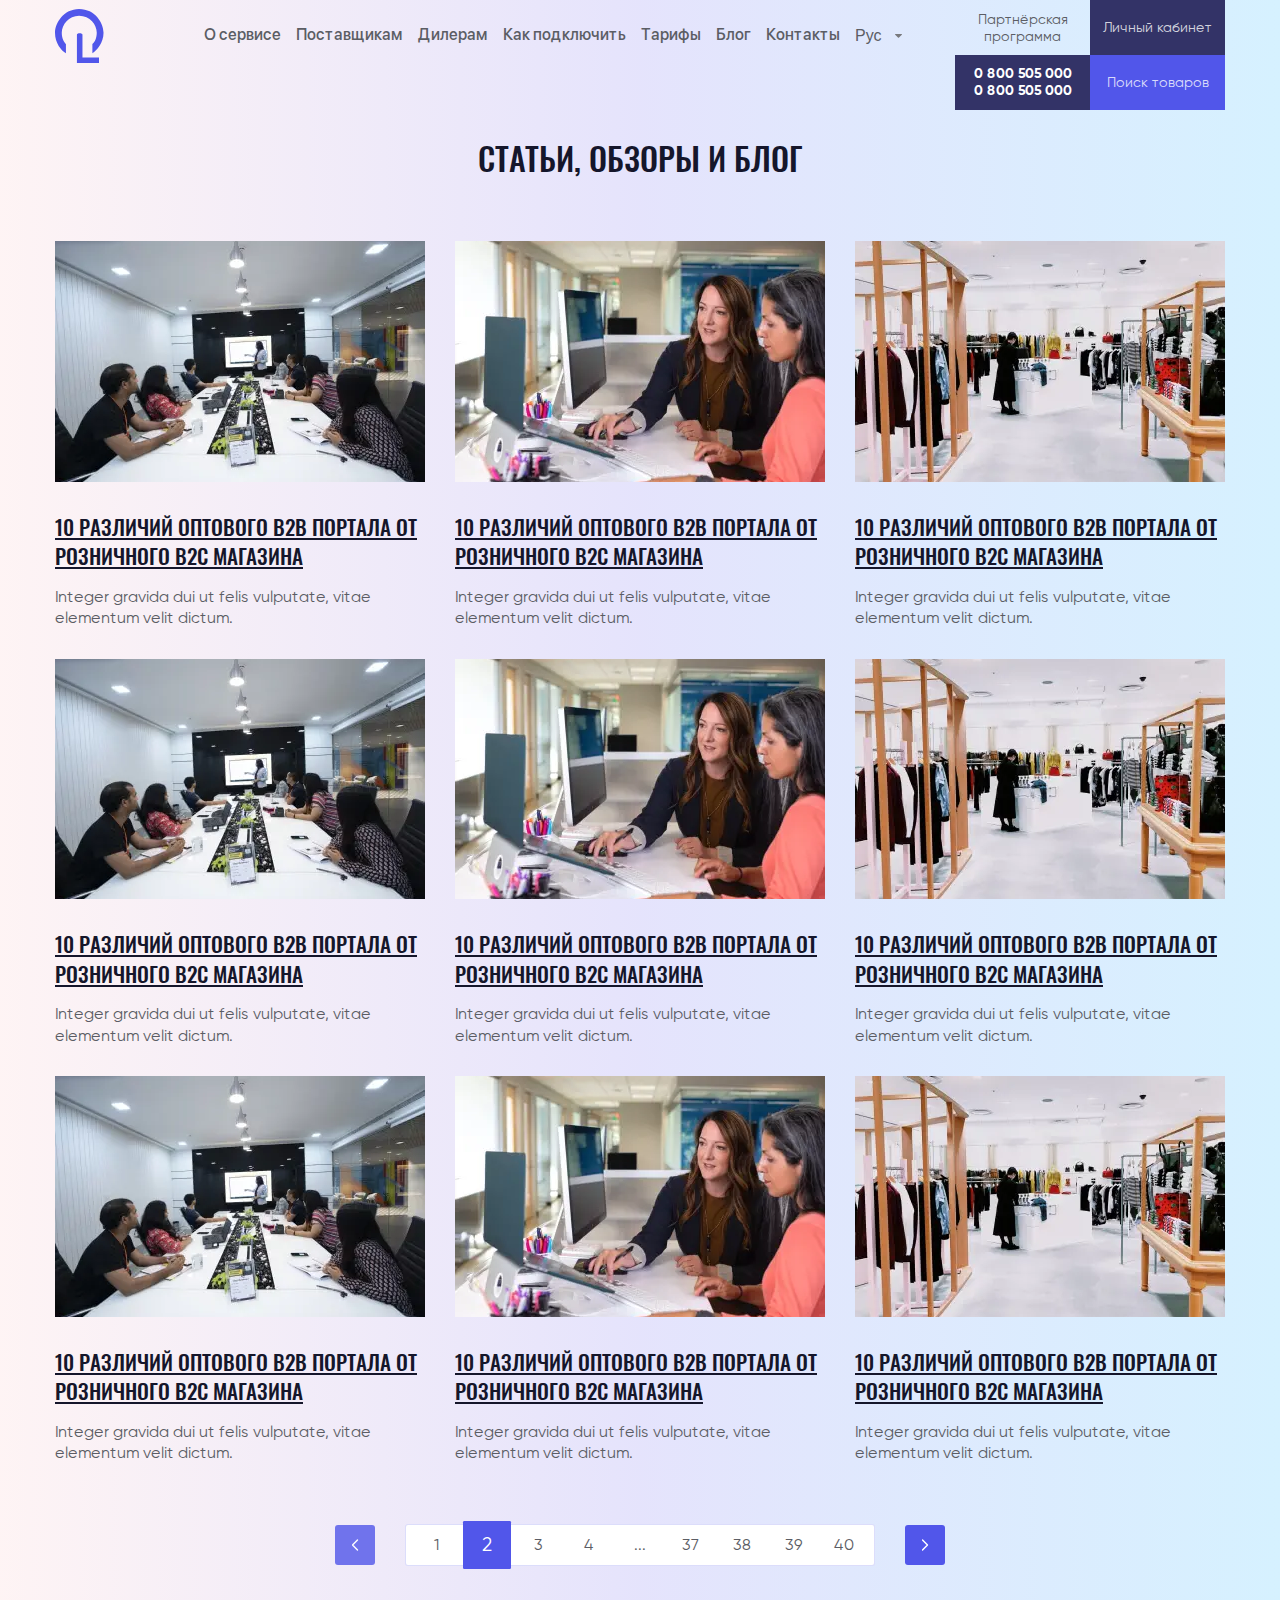
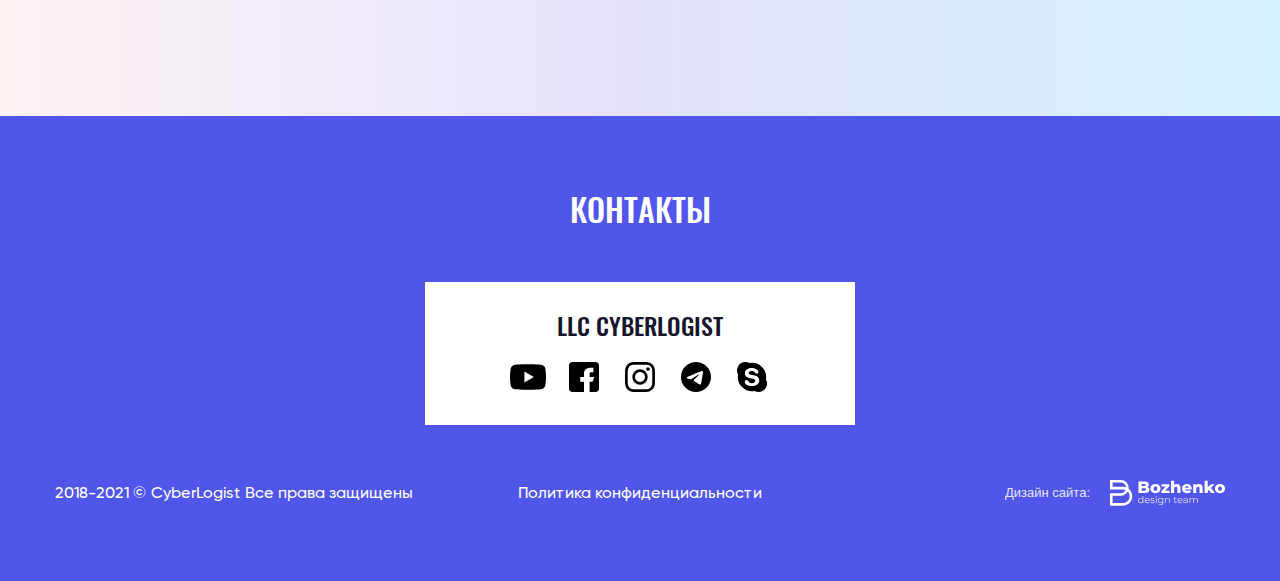
<file: blog.html>
<!DOCTYPE html><html lang="ru"><head><meta charset="UTF-8"><meta name="viewport" content="width=device-width,initial-scale=1"><title>Статьи</title><!-- SEO и отображение ссылки в соц. сетях --><meta name="description" lang="ru" content="Очень красивое, точное и правильное описание сайта для оптимизации"><meta name="keywords" lang="ru" content=""><!-- Предзагрузка шрифтов --><link rel="preload" href="fonts/Gilroy-Bold.woff2" as="font" type="font/woff2" crossorigin="anonymous"><link rel="preload" href="fonts/Gilroy-Regular.woff2" as="font" type="font/woff2" crossorigin="anonymous"><link rel="preload" href="fonts/Gilroy-Medium.woff2" as="font" type="font/woff2" crossorigin="anonymous"><link rel="preload" href="fonts/Gilroy-SemiBold.woff2" as="font" type="font/woff2" crossorigin="anonymous"><link rel="preload" href="fonts/GothamPro-Regular.woff2" as="font" type="font/woff2" crossorigin="anonymous"><link rel="preload" href="fonts/Gotthard-Regular.woff2" as="font" type="font/woff2" crossorigin="anonymous"><link rel="preload" href="fonts/SFProDisplay-Medium.woff2" as="font" type="font/woff2" crossorigin="anonymous"><link rel="preload" href="fonts/Oswald-Medium.woff2" as="font" type="font/woff2" crossorigin="anonymous"><link rel="stylesheet" type="text/css" href="css/style.min.css"></head><body><div class="wrapper"><header class="header lock__padding-elem"><div class="container"><div class="header__wrapper"><div class="header__logo"><a href="index.html" aria-label="Перейти на главную страницу"><img src="img/header/logo.svg" width="49" height="54" alt="Logo Cyberlogist"></a></div><nav class="header__nav"><ul class="header__nav-list"><li class="header__nav-item"><a href="#about" class="header__nav-link">О сервисе</a></li><li class="header__nav-item"><a href="#possibilities" class="header__nav-link">Поставщикам</a></li><li class="header__nav-item"><a href="#partners" class="header__nav-link">Дилерам</a></li><li class="header__nav-item"><a href="#plug" class="header__nav-link">Как подключить</a></li><li class="header__nav-item"><a href="#tariff" class="header__nav-link">Тарифы</a></li><li class="header__nav-item"><a href="#blog" class="header__nav-link">Блог</a></li><li class="header__nav-item"><a href="#contact" class="header__nav-link">Контакты</a></li></ul></nav><div class="header__lang"><div class="header__lang--current"><span>Рус</span></div><ul class="header__lang-dropdown"><li class="header__lang-dropdown-item header__lang-dropdown-item--active"><a href="#"><span>Рус</span></a></li><li class="header__lang-dropdown-item"><a href="#"><span>En</span></a></li><li class="header__lang-dropdown-item"><a href="#"><span>Укр</span></a></li><li class="header__lang-dropdown-item"><a href="#"><span>De</span></a></li></ul></div><ul class="header__blocks header__blocks-default"><li class="header__block header__block--1"><a href="partners.html"><img class="header__icon-hide" src="img/header/arms.svg" width="20" height="20" alt="Arms icon"><p class="header__text-hide">Партнёрская программа</p></a></li><li class="header__block header__block--2"><a href="#"><img class="header__icon-hide" src="img/header/user.svg" width="20" height="20" alt="User icon"><p class="header__text-hide">Личный кабинет</p></a></li><li class="header__block header__block--3"><div class="header__block-inner"><img class="header__icon-hide" src="img/header/call.svg" width="20" height="20" alt="Call icon"><p class="header__text-hide"><a href="tel:0&nbsp;800&nbsp;505&nbsp;000">0&nbsp;800&nbsp;505&nbsp;000</a> <a href="tel:0&nbsp;800&nbsp;505&nbsp;000">0&nbsp;800&nbsp;505&nbsp;000</a></p><div class="header__dropdown"><div class="header__dropdown-content"><a href="tel:0&nbsp;800&nbsp;505&nbsp;000">0&nbsp;800&nbsp;505&nbsp;000</a> <a href="tel:0&nbsp;800&nbsp;505&nbsp;000">0&nbsp;800&nbsp;505&nbsp;000</a></div></div></div></li><li class="header__block header__block--4"><a href="#"><img class="header__icon-hide" src="img/header/search.svg" width="20" height="20" alt="Search icon"><p class="header__text-hide">Поиск товаров</p></a></li></ul><button class="header__burger" aria-label="Открыть или закрыть навигационное меню"><span></span></button></div><div class="header__mobile-nav"><div class="header__mobile-inner"><div class="header__logo--burger"><a href="#" aria-label="Перейти на главную страницу"><img src="img/header/logo.svg" width="49" height="54" alt="Logo Cyberlogist"></a></div><ul class="header__blocks--burger"><li class="header__block--burger header__block--1"><a href="#"><img src="img/header/arms.svg" width="20" height="20" alt="Arms icon"></a></li><li class="header__block--burger header__block--2"><a href="#"><img src="img/header/user.svg" width="20" height="20" alt="User icon"></a></li><li class="header__block--burger header__block--3"><div class="header__block--burger-inner"><img src="img/header/call.svg" width="20" height="20" alt="Call icon"><div class="header__block--burger-dropdown"><div class="header__dropdown-content"><a href="tel:0&nbsp;800&nbsp;505&nbsp;000">0&nbsp;800&nbsp;505&nbsp;000</a> <a href="tel:0&nbsp;800&nbsp;505&nbsp;000">0&nbsp;800&nbsp;505&nbsp;000</a></div></div></div></li><li class="header__block--burger header__block--4"><a href="#"><img src="img/header/search.svg" width="20" height="20" alt="Search icon"></a></li></ul><div class="header__lang--burger"><ul class="header__lang-list"><li class="header__lang-item header__lang-item--active"><a href="#"><span>Рус</span></a></li><li class="header__lang-item"><a href="#"><span>En</span></a></li><li class="header__lang-item"><a href="#"><span>Укр</span></a></li><li class="header__lang-item"><a href="#"><span>De</span></a></li></ul></div><ul class="header__nav-list header__nav-list--burger"><li class="header__nav-item"><a href="#about" class="header__nav-link header__nav-link--burger">О сервисе</a></li><li class="header__nav-item"><a href="#possibilities" class="header__nav-link header__nav-link--burger">Поставщикам</a></li><li class="header__nav-item"><a href="#partners" class="header__nav-link header__nav-link--burger">Дилерам</a></li><li class="header__nav-item"><a href="#plug" class="header__nav-link header__nav-link--burger">Как подключить</a></li><li class="header__nav-item"><a href="#tariff" class="header__nav-link header__nav-link--burger">Тарифы</a></li><li class="header__nav-item"><a href="#blog" class="header__nav-link header__nav-link--burger">Блог</a></li><li class="header__nav-item"><a href="#contact" class="header__nav-link header__nav-link--burger">Контакты</a></li></ul></div><button class="header__btn-close" aria-label="Открыть или закрыть навигационное меню"><span class="header__btn-inner"><span></span> <span></span></span></button></div></div></header><main><section class="blog"><div class="container"><h1 class="section__title section__title--mb60">Статьи, обзоры и Блог</h1><ul class="articles__list"><li class="articles__item"><div class="articles__item-img"><a href="article.html"><picture><source srcset="img/ui/pattern.jpg" data-srcset="img/articles/img1@1x.webp 1x, img/articles/img1@2x.webp 2x" type="image/webp"><img src="img/ui/pattern.jpg" data-src="img/articles/img1@1x.jpg" data-srcset="img/articles/img1@2x.jpg" width="370" height="247" alt="Articles image" class="lazyload"></picture></a></div><h3 class="articles__item-title"><a href="article.html">10 различий оптового B2B портала от розничного B2C магазина</a></h3><div class="articles__item-text"><p>Integer gravida dui ut felis vulputate, vitae elementum velit dictum.</p></div></li><li class="articles__item"><div class="articles__item-img"><a href="article.html"><picture><source srcset="img/ui/pattern.jpg" data-srcset="img/articles/img2@1x.webp 1x, img/articles/img2@2x.webp 2x" type="image/webp"><img src="img/ui/pattern.jpg" data-src="img/articles/img2@1x.jpg" data-srcset="img/articles/img2@2x.jpg" width="370" height="250" alt="Articles image" class="lazyload"></picture></a></div><h3 class="articles__item-title"><a href="article.html">10 различий оптового B2B портала от розничного B2C магазина</a></h3><div class="articles__item-text"><p>Integer gravida dui ut felis vulputate, vitae elementum velit dictum.</p></div></li><li class="articles__item"><div class="articles__item-img"><a href="article.html"><picture><source srcset="img/ui/pattern.jpg" data-srcset="img/articles/img3@1x.webp 1x, img/articles/img3@2x.webp 2x" type="image/webp"><img src="img/ui/pattern.jpg" data-src="img/articles/img3@1x.jpg" data-srcset="img/articles/img3@2x.jpg" width="370" height="250" alt="Articles image" class="lazyload"></picture></a></div><h3 class="articles__item-title"><a href="article.html">10 различий оптового B2B портала от розничного B2C магазина</a></h3><div class="articles__item-text"><p>Integer gravida dui ut felis vulputate, vitae elementum velit dictum.</p></div></li><li class="articles__item"><div class="articles__item-img"><a href="article.html"><picture><source srcset="img/ui/pattern.jpg" data-srcset="img/articles/img1@1x.webp 1x, img/articles/img1@2x.webp 2x" type="image/webp"><img src="img/ui/pattern.jpg" data-src="img/articles/img1@1x.jpg" data-srcset="img/articles/img1@2x.jpg" width="370" height="247" alt="Articles image" class="lazyload"></picture></a></div><h3 class="articles__item-title"><a href="article.html">10 различий оптового B2B портала от розничного B2C магазина</a></h3><div class="articles__item-text"><p>Integer gravida dui ut felis vulputate, vitae elementum velit dictum.</p></div></li><li class="articles__item"><div class="articles__item-img"><a href="article.html"><picture><source srcset="img/ui/pattern.jpg" data-srcset="img/articles/img2@1x.webp 1x, img/articles/img2@2x.webp 2x" type="image/webp"><img src="img/ui/pattern.jpg" data-src="img/articles/img2@1x.jpg" data-srcset="img/articles/img2@2x.jpg" width="370" height="250" alt="Articles image" class="lazyload"></picture></a></div><h3 class="articles__item-title"><a href="article.html">10 различий оптового B2B портала от розничного B2C магазина</a></h3><div class="articles__item-text"><p>Integer gravida dui ut felis vulputate, vitae elementum velit dictum.</p></div></li><li class="articles__item"><div class="articles__item-img"><a href="article.html"><picture><source srcset="img/ui/pattern.jpg" data-srcset="img/articles/img3@1x.webp 1x, img/articles/img3@2x.webp 2x" type="image/webp"><img src="img/ui/pattern.jpg" data-src="img/articles/img3@1x.jpg" data-srcset="img/articles/img3@2x.jpg" width="370" height="250" alt="Articles image" class="lazyload"></picture></a></div><h3 class="articles__item-title"><a href="article.html">10 различий оптового B2B портала от розничного B2C магазина</a></h3><div class="articles__item-text"><p>Integer gravida dui ut felis vulputate, vitae elementum velit dictum.</p></div></li><li class="articles__item"><div class="articles__item-img"><a href="article.html"><picture><source srcset="img/ui/pattern.jpg" data-srcset="img/articles/img1@1x.webp 1x, img/articles/img1@2x.webp 2x" type="image/webp"><img src="img/ui/pattern.jpg" data-src="img/articles/img1@1x.jpg" data-srcset="img/articles/img1@2x.jpg" width="370" height="247" alt="Articles image" class="lazyload"></picture></a></div><h3 class="articles__item-title"><a href="article.html">10 различий оптового B2B портала от розничного B2C магазина</a></h3><div class="articles__item-text"><p>Integer gravida dui ut felis vulputate, vitae elementum velit dictum.</p></div></li><li class="articles__item"><div class="articles__item-img"><a href="article.html"><picture><source srcset="img/ui/pattern.jpg" data-srcset="img/articles/img2@1x.webp 1x, img/articles/img2@2x.webp 2x" type="image/webp"><img src="img/ui/pattern.jpg" data-src="img/articles/img2@1x.jpg" data-srcset="img/articles/img2@2x.jpg" width="370" height="250" alt="Articles image" class="lazyload"></picture></a></div><h3 class="articles__item-title"><a href="article.html">10 различий оптового B2B портала от розничного B2C магазина</a></h3><div class="articles__item-text"><p>Integer gravida dui ut felis vulputate, vitae elementum velit dictum.</p></div></li><li class="articles__item"><div class="articles__item-img"><a href="article.html"><picture><source srcset="img/ui/pattern.jpg" data-srcset="img/articles/img3@1x.webp 1x, img/articles/img3@2x.webp 2x" type="image/webp"><img src="img/ui/pattern.jpg" data-src="img/articles/img3@1x.jpg" data-srcset="img/articles/img3@2x.jpg" width="370" height="250" alt="Articles image" class="lazyload"></picture></a></div><h3 class="articles__item-title"><a href="article.html">10 различий оптового B2B портала от розничного B2C магазина</a></h3><div class="articles__item-text"><p>Integer gravida dui ut felis vulputate, vitae elementum velit dictum.</p></div></li></ul><div class="blog__pagination"><button class="blog__pagination-arrow blog__pagination-arrow--disabled blog__pagination-arrow--left"></button><ul class="blog__pagination-list"><li class="blog__pagination-item"><a href="#">1</a></li><li class="blog__pagination-item blog__pagination-item--active"><a href="#">2</a></li><li class="blog__pagination-item"><a href="#">3</a></li><li class="blog__pagination-item"><a href="#">4</a></li><li class="blog__pagination-item"><a href="#">...</a></li><li class="blog__pagination-item"><a href="#">37</a></li><li class="blog__pagination-item"><a href="#">38</a></li><li class="blog__pagination-item"><a href="#">39</a></li><li class="blog__pagination-item"><a href="#">40</a></li></ul><button class="blog__pagination-arrow blog__pagination-arrow--right"></button></div></div></section></main><footer class="footer" id="contact"><div class="container"><h2 class="section__title">Контакты</h2><div class="footer__contact"><h3 class="footer__title">LLC CYBERLOGIST</h3><ul class="footer__social-list"><li class="footer__social-item"><a href="#"><svg><use xlink:href="img/svg/sprite.svg#youtube"></use></svg></a></li><li class="footer__social-item"><a href="#"><svg><use xlink:href="img/svg/sprite.svg#facebook"></use></svg></a></li><li class="footer__social-item"><a href="#"><svg><use xlink:href="img/svg/sprite.svg#instagram"></use></svg></a></li><li class="footer__social-item"><a href="#"><svg><use xlink:href="img/svg/sprite.svg#telegram"></use></svg></a></li><li class="footer__social-item"><a href="#"><svg><use xlink:href="img/svg/sprite.svg#skype"></use></svg></a></li></ul></div><div class="footer__bottom"><p class="footer__copyright">2018-2021 © CyberLogist Все права защищены</p><a class="footer__politics" href="#">Политика конфиденциальности</a><div class="footer__design"><p class="footer__design-text">Дизайн сайта:</p><div class="footer__design-img"><a href="http://abozhenko.com/contacts/"><img src="img/footer/footer-logo.svg" width="115" height="26" alt="Logo of designer"></a></div></div></div></div></footer></div><script src="js/script.js"></script></body></html>
</file>
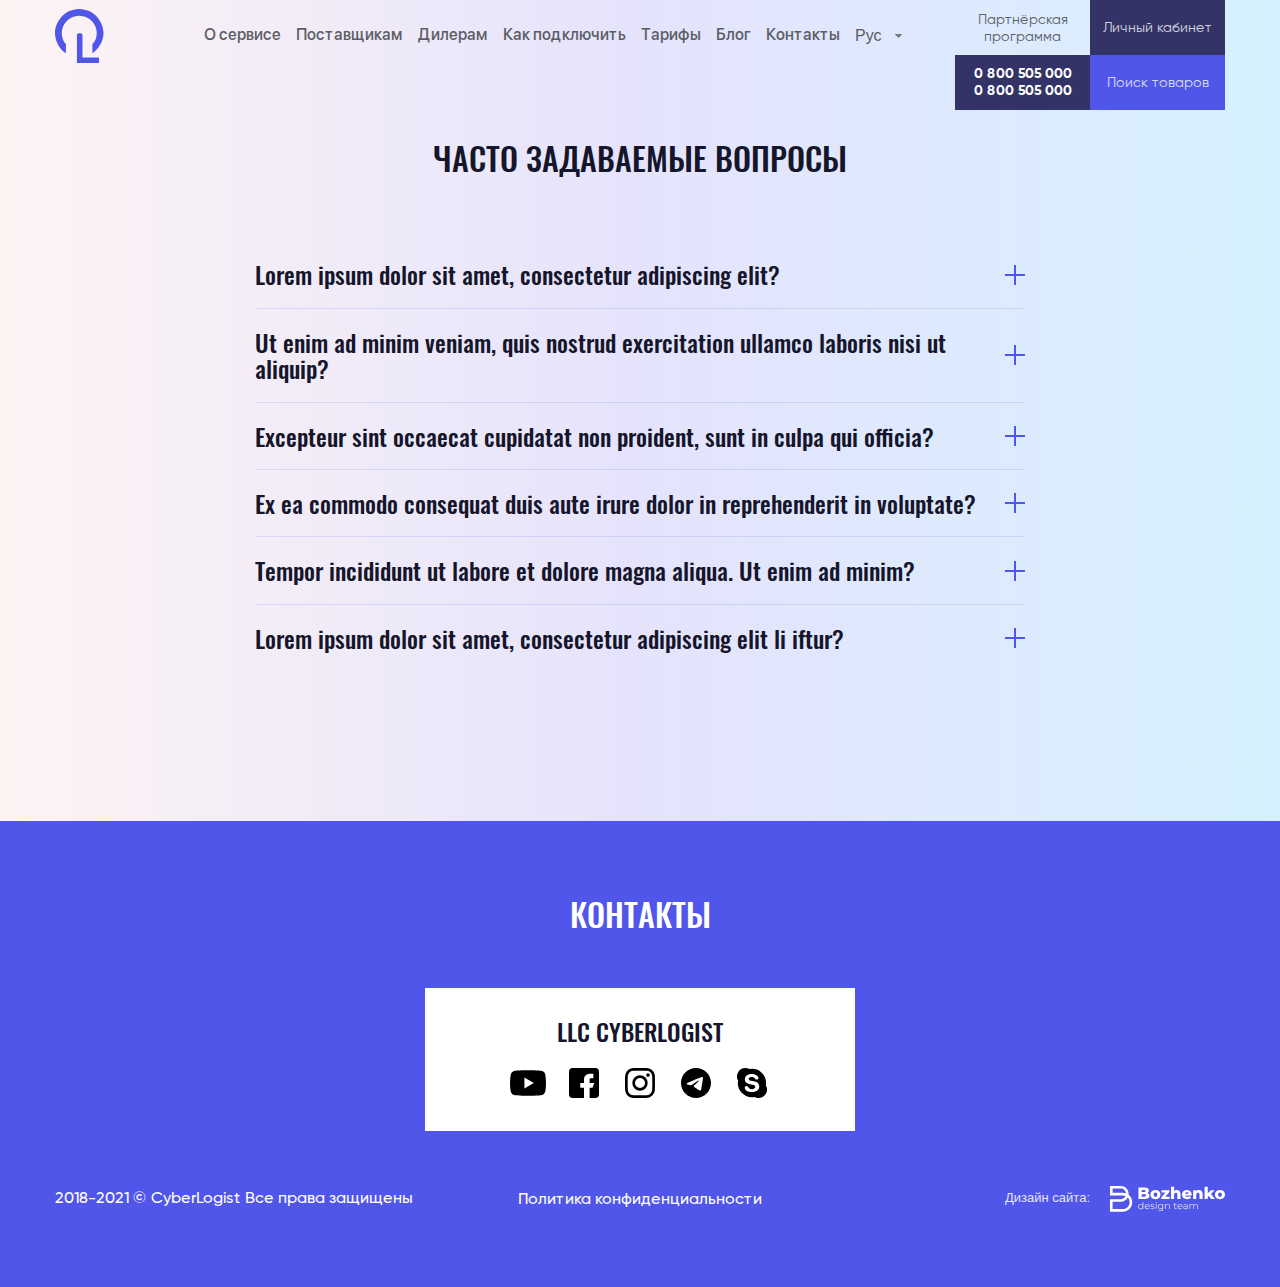
<file: faq.html>
<!DOCTYPE html><html lang="ru"><head><meta charset="UTF-8"><meta name="viewport" content="width=device-width,initial-scale=1"><title>FAQ</title><!-- SEO и отображение ссылки в соц. сетях --><meta name="description" lang="ru" content="Очень красивое, точное и правильное описание сайта для оптимизации"><meta name="keywords" lang="ru" content=""><!-- Предзагрузка шрифтов --><link rel="preload" href="fonts/Gilroy-Bold.woff2" as="font" type="font/woff2" crossorigin="anonymous"><link rel="preload" href="fonts/Gilroy-Regular.woff2" as="font" type="font/woff2" crossorigin="anonymous"><link rel="preload" href="fonts/Gilroy-Medium.woff2" as="font" type="font/woff2" crossorigin="anonymous"><link rel="preload" href="fonts/Gilroy-SemiBold.woff2" as="font" type="font/woff2" crossorigin="anonymous"><link rel="preload" href="fonts/GothamPro-Regular.woff2" as="font" type="font/woff2" crossorigin="anonymous"><link rel="preload" href="fonts/Gotthard-Regular.woff2" as="font" type="font/woff2" crossorigin="anonymous"><link rel="preload" href="fonts/SFProDisplay-Medium.woff2" as="font" type="font/woff2" crossorigin="anonymous"><link rel="preload" href="fonts/Oswald-Medium.woff2" as="font" type="font/woff2" crossorigin="anonymous"><link rel="stylesheet" type="text/css" href="css/style.min.css"></head><body><div class="wrapper"><header class="header lock__padding-elem"><div class="container"><div class="header__wrapper"><div class="header__logo"><a href="index.html" aria-label="Перейти на главную страницу"><img src="img/header/logo.svg" width="49" height="54" alt="Logo Cyberlogist"></a></div><nav class="header__nav"><ul class="header__nav-list"><li class="header__nav-item"><a href="#about" class="header__nav-link">О сервисе</a></li><li class="header__nav-item"><a href="#possibilities" class="header__nav-link">Поставщикам</a></li><li class="header__nav-item"><a href="#partners" class="header__nav-link">Дилерам</a></li><li class="header__nav-item"><a href="#plug" class="header__nav-link">Как подключить</a></li><li class="header__nav-item"><a href="#tariff" class="header__nav-link">Тарифы</a></li><li class="header__nav-item"><a href="#blog" class="header__nav-link">Блог</a></li><li class="header__nav-item"><a href="#contact" class="header__nav-link">Контакты</a></li></ul></nav><div class="header__lang"><div class="header__lang--current"><span>Рус</span></div><ul class="header__lang-dropdown"><li class="header__lang-dropdown-item header__lang-dropdown-item--active"><a href="#"><span>Рус</span></a></li><li class="header__lang-dropdown-item"><a href="#"><span>En</span></a></li><li class="header__lang-dropdown-item"><a href="#"><span>Укр</span></a></li><li class="header__lang-dropdown-item"><a href="#"><span>De</span></a></li></ul></div><ul class="header__blocks header__blocks-default"><li class="header__block header__block--1"><a href="partners.html"><img class="header__icon-hide" src="img/header/arms.svg" width="20" height="20" alt="Arms icon"><p class="header__text-hide">Партнёрская программа</p></a></li><li class="header__block header__block--2"><a href="#"><img class="header__icon-hide" src="img/header/user.svg" width="20" height="20" alt="User icon"><p class="header__text-hide">Личный кабинет</p></a></li><li class="header__block header__block--3"><div class="header__block-inner"><img class="header__icon-hide" src="img/header/call.svg" width="20" height="20" alt="Call icon"><p class="header__text-hide"><a href="tel:0&nbsp;800&nbsp;505&nbsp;000">0&nbsp;800&nbsp;505&nbsp;000</a> <a href="tel:0&nbsp;800&nbsp;505&nbsp;000">0&nbsp;800&nbsp;505&nbsp;000</a></p><div class="header__dropdown"><div class="header__dropdown-content"><a href="tel:0&nbsp;800&nbsp;505&nbsp;000">0&nbsp;800&nbsp;505&nbsp;000</a> <a href="tel:0&nbsp;800&nbsp;505&nbsp;000">0&nbsp;800&nbsp;505&nbsp;000</a></div></div></div></li><li class="header__block header__block--4"><a href="#"><img class="header__icon-hide" src="img/header/search.svg" width="20" height="20" alt="Search icon"><p class="header__text-hide">Поиск товаров</p></a></li></ul><button class="header__burger" aria-label="Открыть или закрыть навигационное меню"><span></span></button></div><div class="header__mobile-nav"><div class="header__mobile-inner"><div class="header__logo--burger"><a href="#" aria-label="Перейти на главную страницу"><img src="img/header/logo.svg" width="49" height="54" alt="Logo Cyberlogist"></a></div><ul class="header__blocks--burger"><li class="header__block--burger header__block--1"><a href="#"><img src="img/header/arms.svg" width="20" height="20" alt="Arms icon"></a></li><li class="header__block--burger header__block--2"><a href="#"><img src="img/header/user.svg" width="20" height="20" alt="User icon"></a></li><li class="header__block--burger header__block--3"><div class="header__block--burger-inner"><img src="img/header/call.svg" width="20" height="20" alt="Call icon"><div class="header__block--burger-dropdown"><div class="header__dropdown-content"><a href="tel:0&nbsp;800&nbsp;505&nbsp;000">0&nbsp;800&nbsp;505&nbsp;000</a> <a href="tel:0&nbsp;800&nbsp;505&nbsp;000">0&nbsp;800&nbsp;505&nbsp;000</a></div></div></div></li><li class="header__block--burger header__block--4"><a href="#"><img src="img/header/search.svg" width="20" height="20" alt="Search icon"></a></li></ul><div class="header__lang--burger"><ul class="header__lang-list"><li class="header__lang-item header__lang-item--active"><a href="#"><span>Рус</span></a></li><li class="header__lang-item"><a href="#"><span>En</span></a></li><li class="header__lang-item"><a href="#"><span>Укр</span></a></li><li class="header__lang-item"><a href="#"><span>De</span></a></li></ul></div><ul class="header__nav-list header__nav-list--burger"><li class="header__nav-item"><a href="#about" class="header__nav-link header__nav-link--burger">О сервисе</a></li><li class="header__nav-item"><a href="#possibilities" class="header__nav-link header__nav-link--burger">Поставщикам</a></li><li class="header__nav-item"><a href="#partners" class="header__nav-link header__nav-link--burger">Дилерам</a></li><li class="header__nav-item"><a href="#plug" class="header__nav-link header__nav-link--burger">Как подключить</a></li><li class="header__nav-item"><a href="#tariff" class="header__nav-link header__nav-link--burger">Тарифы</a></li><li class="header__nav-item"><a href="#blog" class="header__nav-link header__nav-link--burger">Блог</a></li><li class="header__nav-item"><a href="#contact" class="header__nav-link header__nav-link--burger">Контакты</a></li></ul></div><button class="header__btn-close" aria-label="Открыть или закрыть навигационное меню"><span class="header__btn-inner"><span></span> <span></span></span></button></div></div></header><main><section class="faq"><div class="container"><h1 class="section__title section__title--mb60">Часто задаваемые вопросы</h1><ul class="faq__list"><li class="faq__item"><div class="faq__item-head">Lorem ipsum dolor sit amet, consectetur adipiscing elit?</div><div class="faq__item-body"><div><p>Ac placerat vestibulum lectus mauris ultrices eros. Ac tortor dignissim convallis aenean et tortor. Bibendum at varius vel pharetra vel. Ultrices sagittis orci a scelerisque purus. Arcu non sodales neque sodales ut. Lorem sed risus ultricies tristique nulla aliquet enim tortor. Ullamcorper sit amet risus nullam. Imperdiet massa tincidunt nunc pulvinar sapien et.</p></div></div></li><li class="faq__item"><div class="faq__item-head">Ut enim ad minim veniam, quis nostrud exercitation ullamco laboris nisi ut aliquip?</div><div class="faq__item-body"><div><p>Ac placerat vestibulum lectus mauris ultrices eros. Ac tortor dignissim convallis aenean et tortor. Bibendum at varius vel pharetra vel. Ultrices sagittis orci a scelerisque purus. Arcu non sodales neque sodales ut. Lorem sed risus ultricies tristique nulla aliquet enim tortor. Ullamcorper sit amet risus nullam. Imperdiet massa tincidunt nunc pulvinar sapien et.</p></div></div></li><li class="faq__item"><div class="faq__item-head">Excepteur sint occaecat cupidatat non proident, sunt in culpa qui officia?</div><div class="faq__item-body"><div><p>Ac placerat vestibulum lectus mauris ultrices eros. Ac tortor dignissim convallis aenean et tortor. Bibendum at varius vel pharetra vel. Ultrices sagittis orci a scelerisque purus. Arcu non sodales neque sodales ut. Lorem sed risus ultricies tristique nulla aliquet enim tortor. Ullamcorper sit amet risus nullam. Imperdiet massa tincidunt nunc pulvinar sapien et.</p></div></div></li><li class="faq__item"><div class="faq__item-head">Ex ea commodo consequat duis aute irure dolor in reprehenderit in voluptate?</div><div class="faq__item-body"><div><p>Ac placerat vestibulum lectus mauris ultrices eros. Ac tortor dignissim convallis aenean et tortor. Bibendum at varius vel pharetra vel. Ultrices sagittis orci a scelerisque purus. Arcu non sodales neque sodales ut. Lorem sed risus ultricies tristique nulla aliquet enim tortor. Ullamcorper sit amet risus nullam. Imperdiet massa tincidunt nunc pulvinar sapien et.</p></div></div></li><li class="faq__item"><div class="faq__item-head">Tempor incididunt ut labore et dolore magna aliqua. Ut enim ad minim?</div><div class="faq__item-body"><div><p>Ac placerat vestibulum lectus mauris ultrices eros. Ac tortor dignissim convallis aenean et tortor. Bibendum at varius vel pharetra vel. Ultrices sagittis orci a scelerisque purus. Arcu non sodales neque sodales ut. Lorem sed risus ultricies tristique nulla aliquet enim tortor. Ullamcorper sit amet risus nullam. Imperdiet massa tincidunt nunc pulvinar sapien et.</p></div></div></li><li class="faq__item"><div class="faq__item-head">Lorem ipsum dolor sit amet, consectetur adipiscing elit li iftur?</div><div class="faq__item-body"><div><p>Ac placerat vestibulum lectus mauris ultrices eros. Ac tortor dignissim convallis aenean et tortor. Bibendum at varius vel pharetra vel. Ultrices sagittis orci a scelerisque purus. Arcu non sodales neque sodales ut. Lorem sed risus ultricies tristique nulla aliquet enim tortor. Ullamcorper sit amet risus nullam. Imperdiet massa tincidunt nunc pulvinar sapien et.</p></div></div></li></ul></div></section></main><footer class="footer" id="contact"><div class="container"><h2 class="section__title">Контакты</h2><div class="footer__contact"><h3 class="footer__title">LLC CYBERLOGIST</h3><ul class="footer__social-list"><li class="footer__social-item"><a href="#"><svg><use xlink:href="img/svg/sprite.svg#youtube"></use></svg></a></li><li class="footer__social-item"><a href="#"><svg><use xlink:href="img/svg/sprite.svg#facebook"></use></svg></a></li><li class="footer__social-item"><a href="#"><svg><use xlink:href="img/svg/sprite.svg#instagram"></use></svg></a></li><li class="footer__social-item"><a href="#"><svg><use xlink:href="img/svg/sprite.svg#telegram"></use></svg></a></li><li class="footer__social-item"><a href="#"><svg><use xlink:href="img/svg/sprite.svg#skype"></use></svg></a></li></ul></div><div class="footer__bottom"><p class="footer__copyright">2018-2021 © CyberLogist Все права защищены</p><a class="footer__politics" href="#">Политика конфиденциальности</a><div class="footer__design"><p class="footer__design-text">Дизайн сайта:</p><div class="footer__design-img"><a href="http://abozhenko.com/contacts/"><img src="img/footer/footer-logo.svg" width="115" height="26" alt="Logo of designer"></a></div></div></div></div></footer></div><script src="js/script.js"></script></body></html>
</file>
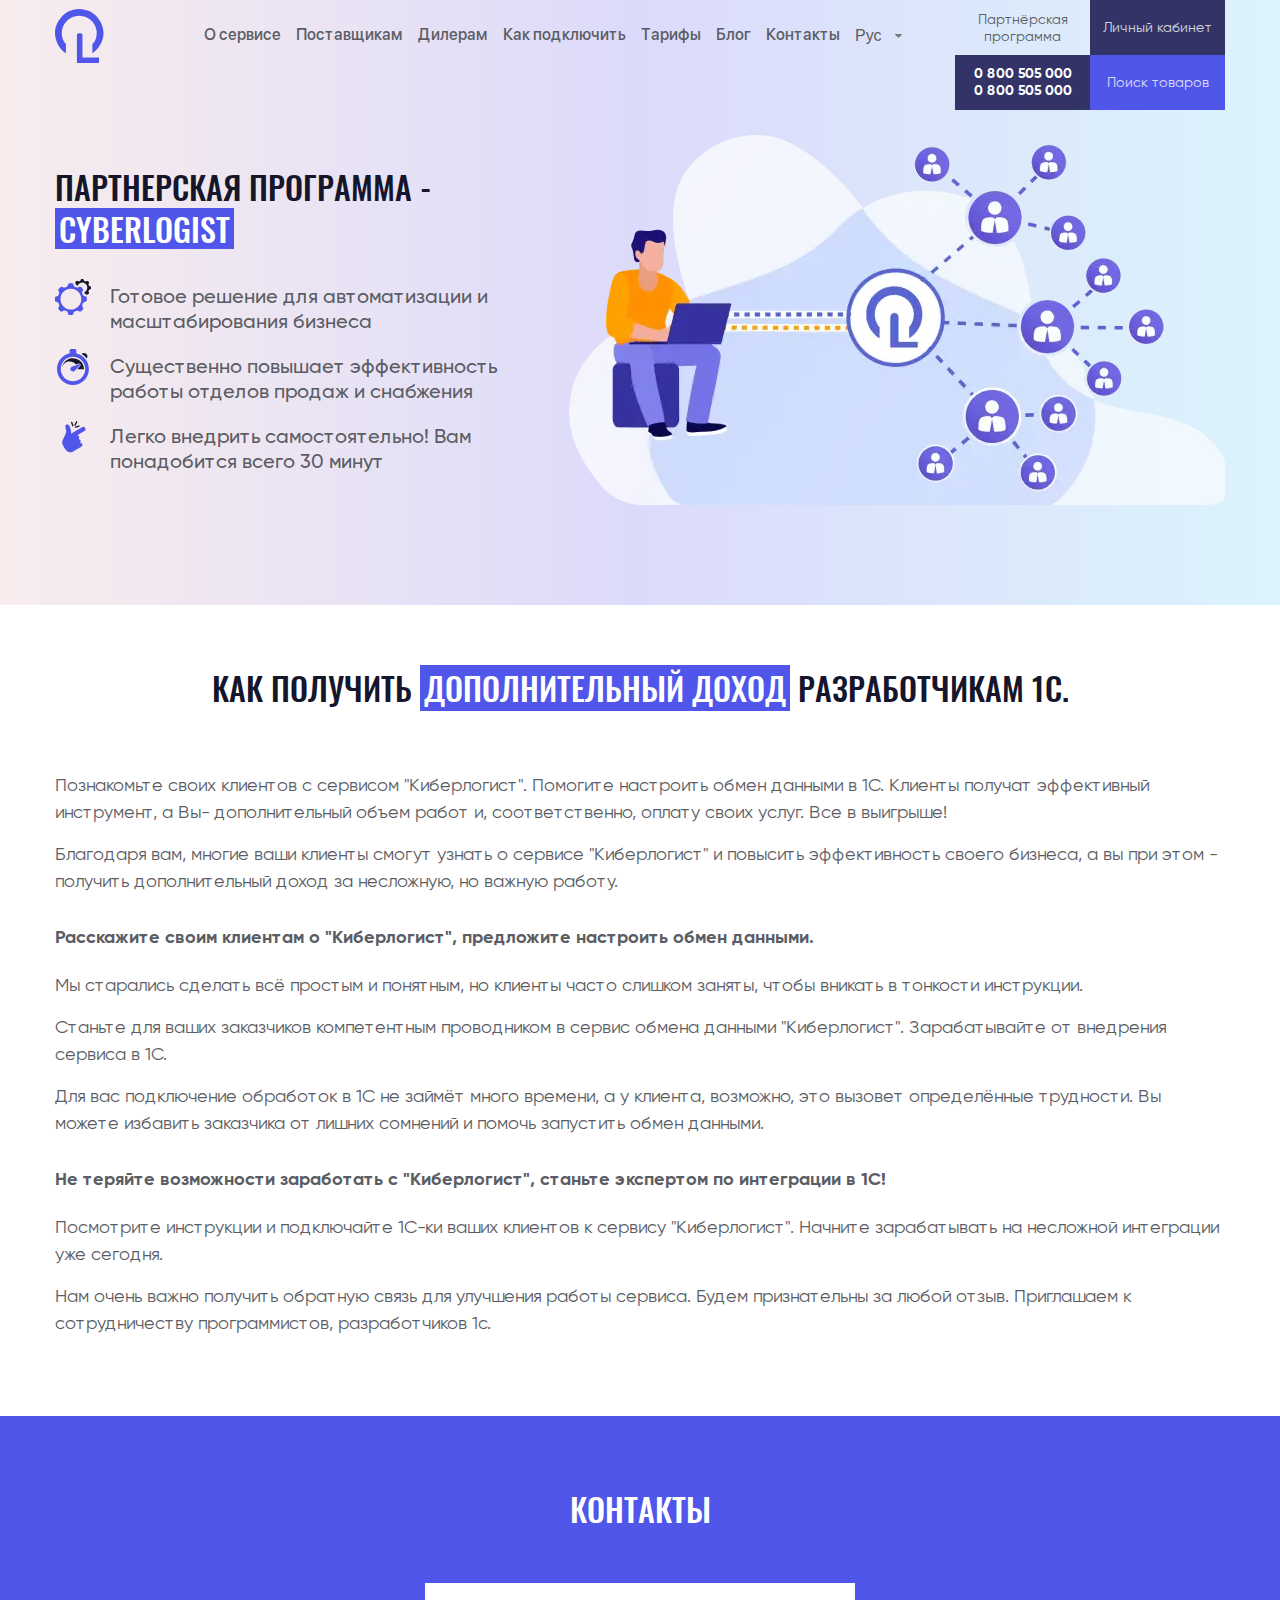
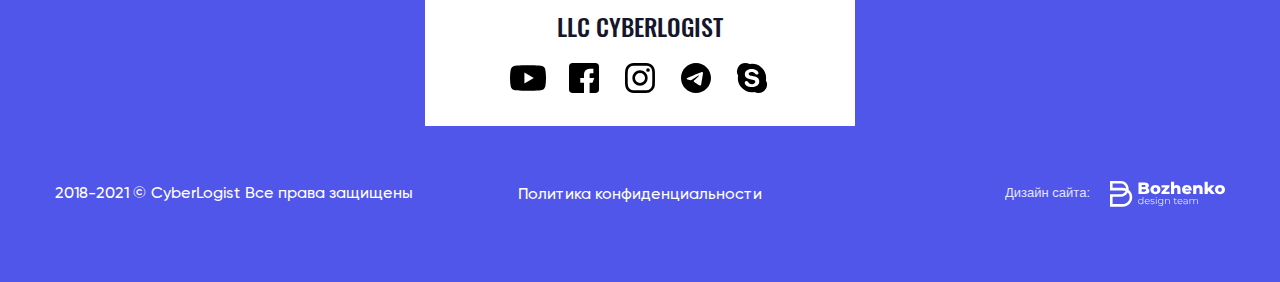
<file: partners.html>
<!DOCTYPE html><html lang="ru"><head><meta charset="UTF-8"><meta name="viewport" content="width=device-width,initial-scale=1"><title>Имя</title><!-- SEO и отображение ссылки в соц. сетях --><meta name="description" lang="ru" content="Очень красивое, точное и правильное описание сайта для оптимизации"><meta name="keywords" lang="ru" content=""><!-- Предзагрузка шрифтов --><link rel="preload" href="fonts/Gilroy-Bold.woff2" as="font" type="font/woff2" crossorigin="anonymous"><link rel="preload" href="fonts/Gilroy-Regular.woff2" as="font" type="font/woff2" crossorigin="anonymous"><link rel="preload" href="fonts/Gilroy-Medium.woff2" as="font" type="font/woff2" crossorigin="anonymous"><link rel="preload" href="fonts/Gilroy-SemiBold.woff2" as="font" type="font/woff2" crossorigin="anonymous"><link rel="preload" href="fonts/GothamPro-Regular.woff2" as="font" type="font/woff2" crossorigin="anonymous"><link rel="preload" href="fonts/Gotthard-Regular.woff2" as="font" type="font/woff2" crossorigin="anonymous"><link rel="preload" href="fonts/SFProDisplay-Medium.woff2" as="font" type="font/woff2" crossorigin="anonymous"><link rel="preload" href="fonts/Oswald-Medium.woff2" as="font" type="font/woff2" crossorigin="anonymous"><link rel="stylesheet" type="text/css" href="css/style.min.css"></head><body><div class="wrapper"><header class="header lock__padding-elem"><div class="container"><div class="header__wrapper"><div class="header__logo"><a href="index.html" aria-label="Перейти на главную страницу"><img src="img/header/logo.svg" width="49" height="54" alt="Logo Cyberlogist"></a></div><nav class="header__nav"><ul class="header__nav-list"><li class="header__nav-item"><a href="#about" class="header__nav-link">О сервисе</a></li><li class="header__nav-item"><a href="#possibilities" class="header__nav-link">Поставщикам</a></li><li class="header__nav-item"><a href="#partners" class="header__nav-link">Дилерам</a></li><li class="header__nav-item"><a href="#plug" class="header__nav-link">Как подключить</a></li><li class="header__nav-item"><a href="#tariff" class="header__nav-link">Тарифы</a></li><li class="header__nav-item"><a href="#blog" class="header__nav-link">Блог</a></li><li class="header__nav-item"><a href="#contact" class="header__nav-link">Контакты</a></li></ul></nav><div class="header__lang"><div class="header__lang--current"><span>Рус</span></div><ul class="header__lang-dropdown"><li class="header__lang-dropdown-item header__lang-dropdown-item--active"><a href="#"><span>Рус</span></a></li><li class="header__lang-dropdown-item"><a href="#"><span>En</span></a></li><li class="header__lang-dropdown-item"><a href="#"><span>Укр</span></a></li><li class="header__lang-dropdown-item"><a href="#"><span>De</span></a></li></ul></div><ul class="header__blocks header__blocks-default"><li class="header__block header__block--1"><a href="partners.html"><img class="header__icon-hide" src="img/header/arms.svg" width="20" height="20" alt="Arms icon"><p class="header__text-hide">Партнёрская программа</p></a></li><li class="header__block header__block--2"><a href="#"><img class="header__icon-hide" src="img/header/user.svg" width="20" height="20" alt="User icon"><p class="header__text-hide">Личный кабинет</p></a></li><li class="header__block header__block--3"><div class="header__block-inner"><img class="header__icon-hide" src="img/header/call.svg" width="20" height="20" alt="Call icon"><p class="header__text-hide"><a href="tel:0&nbsp;800&nbsp;505&nbsp;000">0&nbsp;800&nbsp;505&nbsp;000</a> <a href="tel:0&nbsp;800&nbsp;505&nbsp;000">0&nbsp;800&nbsp;505&nbsp;000</a></p><div class="header__dropdown"><div class="header__dropdown-content"><a href="tel:0&nbsp;800&nbsp;505&nbsp;000">0&nbsp;800&nbsp;505&nbsp;000</a> <a href="tel:0&nbsp;800&nbsp;505&nbsp;000">0&nbsp;800&nbsp;505&nbsp;000</a></div></div></div></li><li class="header__block header__block--4"><a href="#"><img class="header__icon-hide" src="img/header/search.svg" width="20" height="20" alt="Search icon"><p class="header__text-hide">Поиск товаров</p></a></li></ul><button class="header__burger" aria-label="Открыть или закрыть навигационное меню"><span></span></button></div><div class="header__mobile-nav"><div class="header__mobile-inner"><div class="header__logo--burger"><a href="#" aria-label="Перейти на главную страницу"><img src="img/header/logo.svg" width="49" height="54" alt="Logo Cyberlogist"></a></div><ul class="header__blocks--burger"><li class="header__block--burger header__block--1"><a href="#"><img src="img/header/arms.svg" width="20" height="20" alt="Arms icon"></a></li><li class="header__block--burger header__block--2"><a href="#"><img src="img/header/user.svg" width="20" height="20" alt="User icon"></a></li><li class="header__block--burger header__block--3"><div class="header__block--burger-inner"><img src="img/header/call.svg" width="20" height="20" alt="Call icon"><div class="header__block--burger-dropdown"><div class="header__dropdown-content"><a href="tel:0&nbsp;800&nbsp;505&nbsp;000">0&nbsp;800&nbsp;505&nbsp;000</a> <a href="tel:0&nbsp;800&nbsp;505&nbsp;000">0&nbsp;800&nbsp;505&nbsp;000</a></div></div></div></li><li class="header__block--burger header__block--4"><a href="#"><img src="img/header/search.svg" width="20" height="20" alt="Search icon"></a></li></ul><div class="header__lang--burger"><ul class="header__lang-list"><li class="header__lang-item header__lang-item--active"><a href="#"><span>Рус</span></a></li><li class="header__lang-item"><a href="#"><span>En</span></a></li><li class="header__lang-item"><a href="#"><span>Укр</span></a></li><li class="header__lang-item"><a href="#"><span>De</span></a></li></ul></div><ul class="header__nav-list header__nav-list--burger"><li class="header__nav-item"><a href="#about" class="header__nav-link header__nav-link--burger">О сервисе</a></li><li class="header__nav-item"><a href="#possibilities" class="header__nav-link header__nav-link--burger">Поставщикам</a></li><li class="header__nav-item"><a href="#partners" class="header__nav-link header__nav-link--burger">Дилерам</a></li><li class="header__nav-item"><a href="#plug" class="header__nav-link header__nav-link--burger">Как подключить</a></li><li class="header__nav-item"><a href="#tariff" class="header__nav-link header__nav-link--burger">Тарифы</a></li><li class="header__nav-item"><a href="#blog" class="header__nav-link header__nav-link--burger">Блог</a></li><li class="header__nav-item"><a href="#contact" class="header__nav-link header__nav-link--burger">Контакты</a></li></ul></div><button class="header__btn-close" aria-label="Открыть или закрыть навигационное меню"><span class="header__btn-inner"><span></span> <span></span></span></button></div></div></header><main><section class="hero"><div class="container"><div class="hero__wrapper"><div class="hero__info"><h1 class="hero__title">Партнерская программа - <span class="section__text-bg">Cyberlogist</span></h1><ul class="hero__list"><li class="hero__item hero__item--1">Готовое решение для автоматизации и масштабирования бизнеса</li><li class="hero__item hero__item--2">Существенно повышает эффективность работы отделов продаж и снабжения</li><li class="hero__item hero__item--3">Легко внедрить самостоятельно! Вам понадобится всего 30 минут</li></ul></div><div class="hero__img"><picture><source srcset="img/ui/pattern.jpg" data-srcset="img/hero/img@1x.webp 1x, img/hero/img@2x.webp 2x" type="image/webp"><img alt="Image" src="img/ui/pattern.jpg" data-src="img/hero/img@1x.png" data-srcset="img/hero/img@2x.png 2x" width="656" height="370" class="lazyload"></picture></div></div></div></section><section class="utility"><div class="container"><h2 class="section__title section__title--mb60">Как получить <span class="section__text-bg">дополнительный доход</span> разработчикам 1С.</h2><div class="section__text"><p>Познакомьте своих клиентов с сервисом "Киберлогист". Помогите настроить обмен данными в 1С. Клиенты получат эффективный инструмент, а Вы- дополнительный объем работ и, соответственно, оплату своих услуг. Все в выигрыше!</p><p>Благодаря вам, многие ваши клиенты смогут узнать о сервисе "Киберлогист" и повысить эффективность своего бизнеса, а вы при этом - получить дополнительный доход за несложную, но важную работу.</p></div><h3 class="utility__title">Расскажите своим клиентам о "Киберлогист", предложите настроить обмен данными.</h3><div class="section__text"><p>Мы старались сделать всё простым и понятным, но клиенты часто слишком заняты, чтобы вникать в тонкости инструкции.</p><p>Станьте для ваших заказчиков компетентным проводником в сервис обмена данными "Киберлогист". Зарабатывайте от внедрения сервиса в 1С.</p><p>Для вас подключение обработок в 1С не займёт много времени, а у клиента, возможно, это вызовет определённые трудности. Вы можете избавить заказчика от лишних сомнений и помочь запустить обмен данными.</p></div><h3 class="utility__title">Не теряйте возможности заработать с "Киберлогист", станьте экспертом по интеграции в 1С!</h3><div class="section__text"><p>Посмотрите инструкции и подключайте 1С-ки ваших клиентов к сервису "Киберлогист". Начните зарабатывать на несложной интеграции уже сегодня.</p><p>Нам очень важно получить обратную связь для улучшения работы сервиса. Будем признательны за любой отзыв. Приглашаем к сотрудничеству программистов, разработчиков 1с.</p></div></div></section><button class="go-top"><svg width="8" height="25" viewBox="0 0 8 25" xmlns="http://www.w3.org/2000/svg"><path d="M4.35355 0.646444C4.15829 0.451183 3.84171 0.451183 3.64645 0.646444L0.464465 3.82842C0.269203 4.02369 0.269203 4.34027 0.464465 4.53553C0.659727 4.7308 0.97631 4.7308 1.17157 4.53553L4 1.70711L6.82843 4.53553C7.02369 4.73079 7.34027 4.73079 7.53553 4.53553C7.7308 4.34027 7.7308 4.02369 7.53553 3.82842L4.35355 0.646444ZM4.5 25L4.5 0.999998L3.5 0.999998L3.5 25L4.5 25Z"/></svg> <span>Наверх</span></button></main><footer class="footer" id="contact"><div class="container"><h2 class="section__title">Контакты</h2><div class="footer__contact"><h3 class="footer__title">LLC CYBERLOGIST</h3><ul class="footer__social-list"><li class="footer__social-item"><a href="#"><svg><use xlink:href="img/svg/sprite.svg#youtube"></use></svg></a></li><li class="footer__social-item"><a href="#"><svg><use xlink:href="img/svg/sprite.svg#facebook"></use></svg></a></li><li class="footer__social-item"><a href="#"><svg><use xlink:href="img/svg/sprite.svg#instagram"></use></svg></a></li><li class="footer__social-item"><a href="#"><svg><use xlink:href="img/svg/sprite.svg#telegram"></use></svg></a></li><li class="footer__social-item"><a href="#"><svg><use xlink:href="img/svg/sprite.svg#skype"></use></svg></a></li></ul></div><div class="footer__bottom"><p class="footer__copyright">2018-2021 © CyberLogist Все права защищены</p><a class="footer__politics" href="#">Политика конфиденциальности</a><div class="footer__design"><p class="footer__design-text">Дизайн сайта:</p><div class="footer__design-img"><a href="http://abozhenko.com/contacts/"><img src="img/footer/footer-logo.svg" width="115" height="26" alt="Logo of designer"></a></div></div></div></div></footer></div><script src="js/script.js"></script></body></html>
</file>
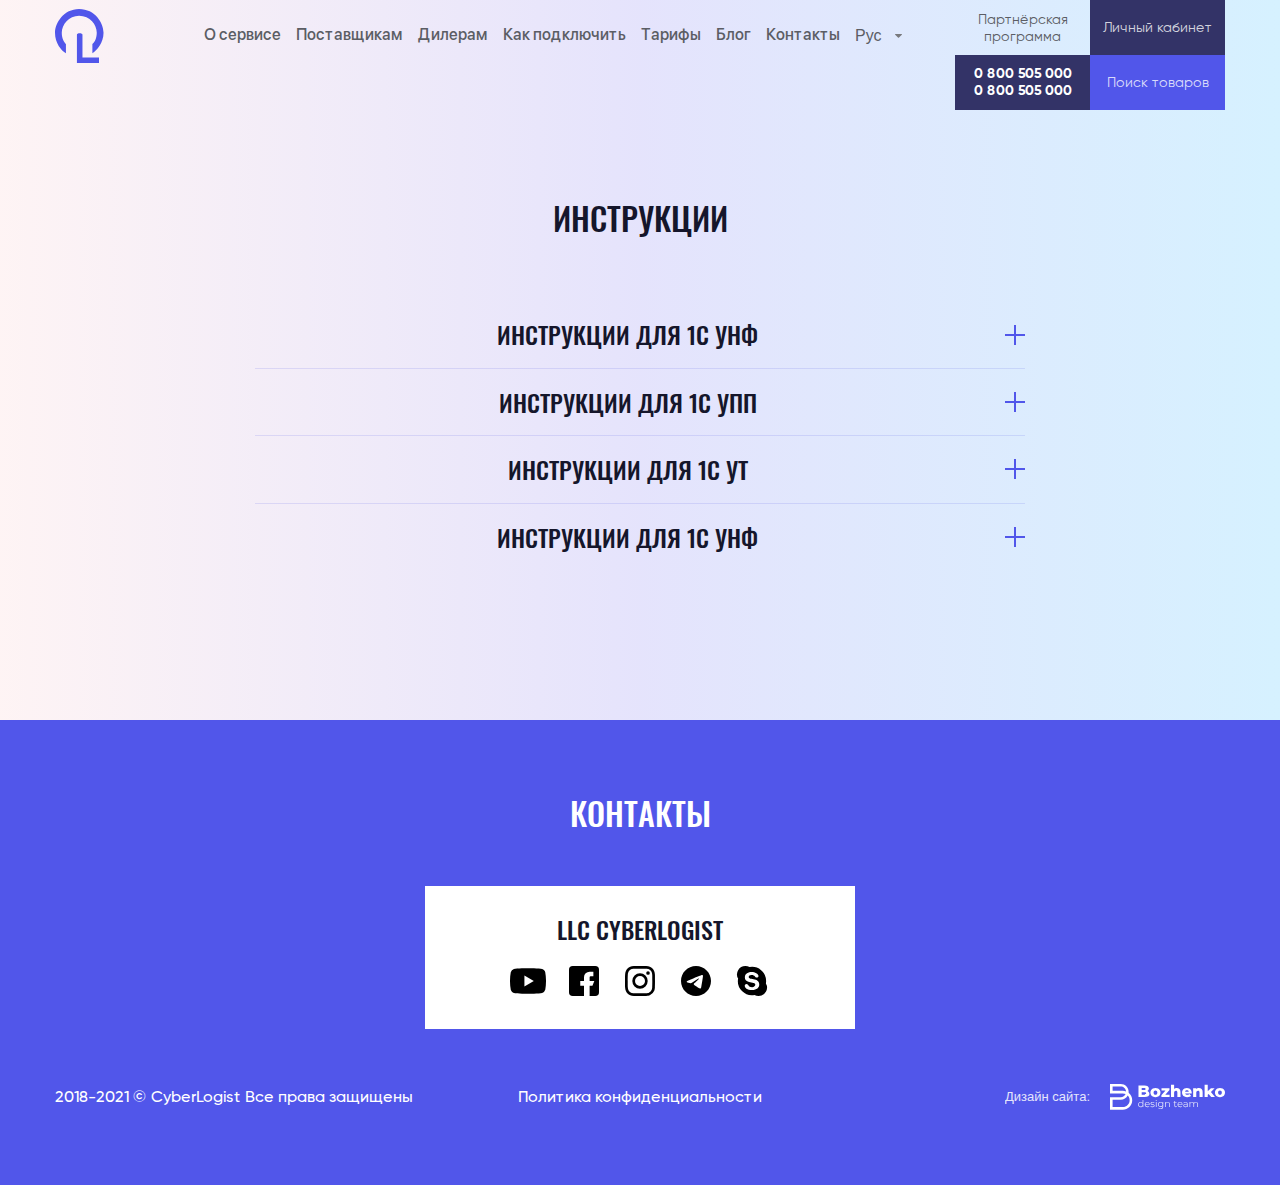
<file: videos.html>
<!DOCTYPE html><html lang="ru"><head><meta charset="UTF-8"><meta name="viewport" content="width=device-width,initial-scale=1"><title>Видео</title><!-- SEO и отображение ссылки в соц. сетях --><meta name="description" lang="ru" content="Очень красивое, точное и правильное описание сайта для оптимизации"><meta name="keywords" lang="ru" content=""><!-- Предзагрузка шрифтов --><link rel="preload" href="fonts/Gilroy-Bold.woff2" as="font" type="font/woff2" crossorigin="anonymous"><link rel="preload" href="fonts/Gilroy-Regular.woff2" as="font" type="font/woff2" crossorigin="anonymous"><link rel="preload" href="fonts/Gilroy-Medium.woff2" as="font" type="font/woff2" crossorigin="anonymous"><link rel="preload" href="fonts/Gilroy-SemiBold.woff2" as="font" type="font/woff2" crossorigin="anonymous"><link rel="preload" href="fonts/GothamPro-Regular.woff2" as="font" type="font/woff2" crossorigin="anonymous"><link rel="preload" href="fonts/Gotthard-Regular.woff2" as="font" type="font/woff2" crossorigin="anonymous"><link rel="preload" href="fonts/SFProDisplay-Medium.woff2" as="font" type="font/woff2" crossorigin="anonymous"><link rel="preload" href="fonts/Oswald-Medium.woff2" as="font" type="font/woff2" crossorigin="anonymous"><link rel="stylesheet" type="text/css" href="css/style.min.css"></head><body><div class="wrapper"><header class="header lock__padding-elem"><div class="container"><div class="header__wrapper"><div class="header__logo"><a href="index.html" aria-label="Перейти на главную страницу"><img src="img/header/logo.svg" width="49" height="54" alt="Logo Cyberlogist"></a></div><nav class="header__nav"><ul class="header__nav-list"><li class="header__nav-item"><a href="#about" class="header__nav-link">О сервисе</a></li><li class="header__nav-item"><a href="#possibilities" class="header__nav-link">Поставщикам</a></li><li class="header__nav-item"><a href="#partners" class="header__nav-link">Дилерам</a></li><li class="header__nav-item"><a href="#plug" class="header__nav-link">Как подключить</a></li><li class="header__nav-item"><a href="#tariff" class="header__nav-link">Тарифы</a></li><li class="header__nav-item"><a href="#blog" class="header__nav-link">Блог</a></li><li class="header__nav-item"><a href="#contact" class="header__nav-link">Контакты</a></li></ul></nav><div class="header__lang"><div class="header__lang--current"><span>Рус</span></div><ul class="header__lang-dropdown"><li class="header__lang-dropdown-item header__lang-dropdown-item--active"><a href="#"><span>Рус</span></a></li><li class="header__lang-dropdown-item"><a href="#"><span>En</span></a></li><li class="header__lang-dropdown-item"><a href="#"><span>Укр</span></a></li><li class="header__lang-dropdown-item"><a href="#"><span>De</span></a></li></ul></div><ul class="header__blocks header__blocks-default"><li class="header__block header__block--1"><a href="partners.html"><img class="header__icon-hide" src="img/header/arms.svg" width="20" height="20" alt="Arms icon"><p class="header__text-hide">Партнёрская программа</p></a></li><li class="header__block header__block--2"><a href="#"><img class="header__icon-hide" src="img/header/user.svg" width="20" height="20" alt="User icon"><p class="header__text-hide">Личный кабинет</p></a></li><li class="header__block header__block--3"><div class="header__block-inner"><img class="header__icon-hide" src="img/header/call.svg" width="20" height="20" alt="Call icon"><p class="header__text-hide"><a href="tel:0&nbsp;800&nbsp;505&nbsp;000">0&nbsp;800&nbsp;505&nbsp;000</a> <a href="tel:0&nbsp;800&nbsp;505&nbsp;000">0&nbsp;800&nbsp;505&nbsp;000</a></p><div class="header__dropdown"><div class="header__dropdown-content"><a href="tel:0&nbsp;800&nbsp;505&nbsp;000">0&nbsp;800&nbsp;505&nbsp;000</a> <a href="tel:0&nbsp;800&nbsp;505&nbsp;000">0&nbsp;800&nbsp;505&nbsp;000</a></div></div></div></li><li class="header__block header__block--4"><a href="#"><img class="header__icon-hide" src="img/header/search.svg" width="20" height="20" alt="Search icon"><p class="header__text-hide">Поиск товаров</p></a></li></ul><button class="header__burger" aria-label="Открыть или закрыть навигационное меню"><span></span></button></div><div class="header__mobile-nav"><div class="header__mobile-inner"><div class="header__logo--burger"><a href="#" aria-label="Перейти на главную страницу"><img src="img/header/logo.svg" width="49" height="54" alt="Logo Cyberlogist"></a></div><ul class="header__blocks--burger"><li class="header__block--burger header__block--1"><a href="#"><img src="img/header/arms.svg" width="20" height="20" alt="Arms icon"></a></li><li class="header__block--burger header__block--2"><a href="#"><img src="img/header/user.svg" width="20" height="20" alt="User icon"></a></li><li class="header__block--burger header__block--3"><div class="header__block--burger-inner"><img src="img/header/call.svg" width="20" height="20" alt="Call icon"><div class="header__block--burger-dropdown"><div class="header__dropdown-content"><a href="tel:0&nbsp;800&nbsp;505&nbsp;000">0&nbsp;800&nbsp;505&nbsp;000</a> <a href="tel:0&nbsp;800&nbsp;505&nbsp;000">0&nbsp;800&nbsp;505&nbsp;000</a></div></div></div></li><li class="header__block--burger header__block--4"><a href="#"><img src="img/header/search.svg" width="20" height="20" alt="Search icon"></a></li></ul><div class="header__lang--burger"><ul class="header__lang-list"><li class="header__lang-item header__lang-item--active"><a href="#"><span>Рус</span></a></li><li class="header__lang-item"><a href="#"><span>En</span></a></li><li class="header__lang-item"><a href="#"><span>Укр</span></a></li><li class="header__lang-item"><a href="#"><span>De</span></a></li></ul></div><ul class="header__nav-list header__nav-list--burger"><li class="header__nav-item"><a href="#about" class="header__nav-link header__nav-link--burger">О сервисе</a></li><li class="header__nav-item"><a href="#possibilities" class="header__nav-link header__nav-link--burger">Поставщикам</a></li><li class="header__nav-item"><a href="#partners" class="header__nav-link header__nav-link--burger">Дилерам</a></li><li class="header__nav-item"><a href="#plug" class="header__nav-link header__nav-link--burger">Как подключить</a></li><li class="header__nav-item"><a href="#tariff" class="header__nav-link header__nav-link--burger">Тарифы</a></li><li class="header__nav-item"><a href="#blog" class="header__nav-link header__nav-link--burger">Блог</a></li><li class="header__nav-item"><a href="#contact" class="header__nav-link header__nav-link--burger">Контакты</a></li></ul></div><button class="header__btn-close" aria-label="Открыть или закрыть навигационное меню"><span class="header__btn-inner"><span></span> <span></span></span></button></div></div></header><main><section class="videos"><div class="container"><h1 class="section__title section__title--mb60">Инструкции</h1><ul class="videos__list"><li class="videos__item"><div class="videos__item-head">Инструкции для 1с унф</div><div class="videos__item-body"><div><a data-fslightbox="gallery" href="https://www.youtube.com/watch?v=FmzHq3U0UFE&ab_channel=IvanSelivanov">Для выгрузки данных</a> <a data-fslightbox="gallery" href="https://www.youtube.com/watch?v=FmzHq3U0UFE&ab_channel=IvanSelivanov">Для выгрузки данных</a> <a data-fslightbox="gallery" href="https://www.youtube.com/watch?v=FmzHq3U0UFE&ab_channel=IvanSelivanov">Для выгрузки данных</a> <a data-fslightbox="gallery" href="https://www.youtube.com/watch?v=FmzHq3U0UFE&ab_channel=IvanSelivanov">Для выгрузки данных</a> <a data-fslightbox="gallery" href="https://www.youtube.com/watch?v=FmzHq3U0UFE&ab_channel=IvanSelivanov">Для выгрузки данных</a></div></div></li><li class="videos__item"><div class="videos__item-head">Инструкции для 1с упп</div><div class="videos__item-body"><div><a data-fslightbox="gallery" href="https://www.youtube.com/watch?v=FmzHq3U0UFE&ab_channel=IvanSelivanov">Для выгрузки данных</a> <a data-fslightbox="gallery" href="https://www.youtube.com/watch?v=FmzHq3U0UFE&ab_channel=IvanSelivanov">Для выгрузки данных</a> <a data-fslightbox="gallery" href="https://www.youtube.com/watch?v=FmzHq3U0UFE&ab_channel=IvanSelivanov">Для выгрузки данных</a> <a data-fslightbox="gallery" href="https://www.youtube.com/watch?v=FmzHq3U0UFE&ab_channel=IvanSelivanov">Для выгрузки данных</a> <a data-fslightbox="gallery" href="https://www.youtube.com/watch?v=FmzHq3U0UFE&ab_channel=IvanSelivanov">Для выгрузки данных</a></div></div></li><li class="videos__item"><div class="videos__item-head">Инструкции для 1с ут</div><div class="videos__item-body"><div><a data-fslightbox="gallery" href="https://www.youtube.com/watch?v=FmzHq3U0UFE&ab_channel=IvanSelivanov">Для выгрузки данных</a> <a data-fslightbox="gallery" href="https://www.youtube.com/watch?v=FmzHq3U0UFE&ab_channel=IvanSelivanov">Для выгрузки данных</a> <a data-fslightbox="gallery" href="https://www.youtube.com/watch?v=FmzHq3U0UFE&ab_channel=IvanSelivanov">Для выгрузки данных</a> <a data-fslightbox="gallery" href="https://www.youtube.com/watch?v=FmzHq3U0UFE&ab_channel=IvanSelivanov">Для выгрузки данных</a> <a data-fslightbox="gallery" href="https://www.youtube.com/watch?v=FmzHq3U0UFE&ab_channel=IvanSelivanov">Для выгрузки данных</a></div></div></li><li class="videos__item"><div class="videos__item-head">Инструкции для 1с унф</div><div class="videos__item-body"><div><a data-fslightbox="gallery" href="https://www.youtube.com/watch?v=FmzHq3U0UFE&ab_channel=IvanSelivanov">Для выгрузки данных</a> <a data-fslightbox="gallery" href="https://www.youtube.com/watch?v=FmzHq3U0UFE&ab_channel=IvanSelivanov">Для выгрузки данных</a> <a data-fslightbox="gallery" href="https://www.youtube.com/watch?v=FmzHq3U0UFE&ab_channel=IvanSelivanov">Для выгрузки данных</a> <a data-fslightbox="gallery" href="https://www.youtube.com/watch?v=FmzHq3U0UFE&ab_channel=IvanSelivanov">Для выгрузки данных</a> <a data-fslightbox="gallery" href="https://www.youtube.com/watch?v=FmzHq3U0UFE&ab_channel=IvanSelivanov">Для выгрузки данных</a></div></div></li></ul></div></section></main><footer class="footer" id="contact"><div class="container"><h2 class="section__title">Контакты</h2><div class="footer__contact"><h3 class="footer__title">LLC CYBERLOGIST</h3><ul class="footer__social-list"><li class="footer__social-item"><a href="#"><svg><use xlink:href="img/svg/sprite.svg#youtube"></use></svg></a></li><li class="footer__social-item"><a href="#"><svg><use xlink:href="img/svg/sprite.svg#facebook"></use></svg></a></li><li class="footer__social-item"><a href="#"><svg><use xlink:href="img/svg/sprite.svg#instagram"></use></svg></a></li><li class="footer__social-item"><a href="#"><svg><use xlink:href="img/svg/sprite.svg#telegram"></use></svg></a></li><li class="footer__social-item"><a href="#"><svg><use xlink:href="img/svg/sprite.svg#skype"></use></svg></a></li></ul></div><div class="footer__bottom"><p class="footer__copyright">2018-2021 © CyberLogist Все права защищены</p><a class="footer__politics" href="#">Политика конфиденциальности</a><div class="footer__design"><p class="footer__design-text">Дизайн сайта:</p><div class="footer__design-img"><a href="http://abozhenko.com/contacts/"><img src="img/footer/footer-logo.svg" width="115" height="26" alt="Logo of designer"></a></div></div></div></div></footer></div><script src="js/script.js"></script></body></html>
</file>
<file: css/style.min.css>
@font-face{font-family:Gilroy;src:url(../fonts/Gilroy-Regular.woff2) format("woff2");font-weight:400;font-display:swap;font-style:normal}@font-face{font-family:Gilroy;src:url(../fonts/Gilroy-Bold.woff2) format("woff2");font-weight:700;font-display:swap;font-style:normal}@font-face{font-family:Gilroy;src:url(../fonts/Gilroy-Medium.woff2) format("woff2");font-weight:500;font-display:swap;font-style:normal}@font-face{font-family:Gilroy;src:url(../fonts/Gilroy-SemiBold.woff2) format("woff2");font-weight:600;font-display:swap;font-style:normal}@font-face{font-family:GothamPro;src:url(../fonts/GothamPro-Regular.woff2) format("woff2");font-weight:400;font-display:swap;font-style:normal}@font-face{font-family:Gotthard;src:url(../fonts/Gotthard-Regular.woff2) format("woff2");font-weight:400;font-display:swap;font-style:normal}@font-face{font-family:Oswald;src:url(../fonts/Oswald-Medium.woff2) format("woff2");font-weight:500;font-display:swap;font-style:normal}@font-face{font-family:SFProDisplay;src:url(../fonts/SFProDisplay-Medium.woff2) format("woff2");font-weight:500;font-display:swap;font-style:normal}:root{--clr-default-100:#fff;--clr-default-200:#f8f9fd;--clr-default-700:#5b5d64;--clr-default-800:#15162b;--clr-default-900:#000;--clr-primary-300:#75c397;--clr-primary-400:#5156ea;--clr-primary-500:#333367;--swiper-theme-color:#007aff;--swiper-navigation-size:44px}html{font-size:62.5%;scroll-behavior:smooth;line-height:1.15;-webkit-text-size-adjust:100%}body,html{height:100%}*{padding:0;margin:0;border:0}*,:after,:before{box-sizing:border-box}:active,:focus,a:active,a:focus{outline:0}hr{box-sizing:content-box;height:0;overflow:visible}aside,details,footer,header,main,nav,section{display:block}h1,h2,h3,h4,h5,h6{font-weight:inherit;font-size:inherit}code,kbd,pre,samp{font-family:monospace,monospace;font-size:1em}a{background-color:transparent;text-decoration:none;color:inherit}a:hover,a:visited{text-decoration:none}abbr[title]{border-bottom:none;text-decoration:underline;-webkit-text-decoration:underline dotted;text-decoration:underline dotted}b,strong{font-weight:bolder}small{font-size:80%}sub,sup{font-size:75%;line-height:0;position:relative;vertical-align:baseline}sub{bottom:-.25em}sup{top:-.5em}img{border-style:none;vertical-align:top}button,input,optgroup,select,textarea{font-family:inherit;font-size:100%;line-height:1.15;margin:0}button,input{overflow:visible}button,select{text-transform:none}[type=button],[type=reset],[type=submit],button{-webkit-appearance:button}[type=button]::-moz-focus-inner,[type=reset]::-moz-focus-inner,[type=submit]::-moz-focus-inner,button::-moz-focus-inner{border-style:none;padding:0}[type=button]:-moz-focusring,[type=reset]:-moz-focusring,[type=submit]:-moz-focusring,button:-moz-focusring{outline:ButtonText dotted 1px}button{cursor:pointer;background-color:transparent}button::-moz-focus-inner{padding:0;border:0}fieldset{padding:.35em .75em .625em}legend{box-sizing:border-box;color:inherit;display:table;max-width:100%;padding:0;white-space:normal}progress{vertical-align:baseline}textarea{overflow:auto}[type=checkbox],[type=radio]{box-sizing:border-box;padding:0}[type=number]::-webkit-inner-spin-button,[type=number]::-webkit-outer-spin-button{height:auto}[type=search]{-webkit-appearance:textfield;outline-offset:-2px}[type=search]::-webkit-search-decoration{-webkit-appearance:none}::-webkit-file-upload-button{-webkit-appearance:button;font:inherit}summary{display:list-item}template{display:none}ul li{list-style:none}body{-moz-text-size-adjust:100%;-webkit-text-size-adjust:100%;font-family:Gilroy,sans-serif;font-weight:400;font-size:1.6rem;color:var(--clr-default-700)}body.lock{overflow:hidden}body.lock--wrapper .wrapper::before{opacity:1;visibility:visible;transition:opacity .3s,visibility .3s}.wrapper{position:relative;overflow:hidden;width:100%;min-width:320px;min-height:100%;display:flex;flex-direction:column}.wrapper::before{content:"";position:absolute;left:0;right:0;top:0;bottom:0;z-index:5;background-color:rgba(0,0,0,.5);opacity:0;visibility:hidden;transition:opacity .3s,visibility .3s}.container{margin:0 auto;padding:0 15px;width:100%;max-width:120rem}main{flex-grow:1;display:flex;flex-direction:column}.section__text-bg{display:inline-block;padding-right:4px;padding-left:4px;color:var(--clr-default-100);background-color:var(--clr-primary-400)}.section__text p+p{margin-top:15px}.section__title{font-family:Oswald,sans-serif;font-weight:500;font-size:clamp(2.2rem,1.83636rem + 1.13636vw,3.2rem);line-height:145%;text-align:center;text-transform:uppercase;color:var(--clr-default-800)}.section__title--mb60{margin-bottom:60px}.section__title--mb15{margin-bottom:15px}.section__btn{font-family:Oswald,sans-serif;font-size:clamp(1.4rem,1.25455rem + .45455vw,1.8rem);line-height:130%;letter-spacing:.02em;text-align:center;color:var(--clr-default-100);background-color:var(--clr-primary-400);box-shadow:inset 0 4px 6px rgba(255,255,255,.25),inset 0 -4px 6px #3034ab;transition:box-shadow .3s;border-radius:3px}.section__upper{text-transform:uppercase}.go-top{position:fixed;right:85px;bottom:50px;z-index:4;display:flex;flex-direction:column;align-items:center;padding:14px 7px;width:57px;height:72px;color:var(--clr-primary-400);background-color:var(--clr-default-100);opacity:0;visibility:hidden;transition:.3s}.go-top svg{fill:var(--clr-primary-400)}.go-top span{display:block;margin-top:5px;font-size:1.2rem;opacity:.95}.go-top--footer{position:absolute}.go-top--active{opacity:1;visibility:visible;transition:.3s}.bubbles__list{position:absolute;top:0;left:0;height:100%;width:100%;overflow:hidden;z-index:-1;filter:blur(340px)}.bubbles__item{position:absolute;border-radius:50%}.bubbles__item--1{background-color:#a4a0f0;left:0;top:0;width:330px;height:330px}.bubbles__item--2{background-color:#a5e3f8;top:0;left:300px;width:364px;height:364px}.bubbles__item--3{background-color:#258cbb;width:430px;height:330px;top:40%;transform:translate(-20%,-40%);right:20%}.bubbles__item--4{background-color:#dd979b;left:-100px;bottom:-30px;width:357px;height:357px}.bubbles__item--5{background-color:#e7c1c3;top:20%;right:-100px;transform:translateY(-20%);width:330px;height:330px}.bubbles__item--6{background-color:#a8a4f4;bottom:-100px;right:150px;width:505px;height:505px;z-index:1}.bubbles__item--7{background-color:#b9ecf5;width:1010px;height:530px;bottom:-50%;right:0}.header{position:absolute;z-index:10;width:100%;transition:height .3s,background-color .3s}.header__icon-hide{position:absolute;top:-70%;transition:top .3s}.header__text-hide{height:100%;opacity:1;visibility:visible;transition:opacity .15s .15s,visibility .15s .15s,height .15s .15s}.header__text-hide a{display:inline-block;font-weight:700;color:var(--clr-default-100)}.header__wrapper{position:relative;display:flex;align-items:center;padding-top:8.5px;padding-bottom:8.5px}.header__logo{max-width:49px}.header__logo img{width:100%;height:auto;-o-object-fit:cover;object-fit:cover}.header__logo--burger{display:flex;justify-content:center}.header__nav{margin-left:100px}.header__mobile-nav{display:none}.header__mobile-inner{overflow-y:auto;padding:30px 20px}.header__btn-close{position:absolute;right:-20px;top:30px;z-index:20}.header__btn-inner{position:relative;display:block;border-radius:50%;width:40px;height:40px;background-color:var(--clr-primary-400)}.header__btn-inner span{content:"";position:absolute;left:12px;top:20px;width:16px;height:2px;background-color:var(--clr-default-100)}.header__btn-inner span:first-child{transform:rotate(45deg)}.header__btn-inner span:last-child{transform:rotate(-45deg)}.header__nav-list{display:flex;font-family:SFProDisplay,sans-serif;font-weight:500;font-size:clamp(1.4rem,1.32727rem + .22727vw,1.6rem)}.header__nav-link{position:relative;display:block}.header__nav-link::before{content:"";position:absolute;left:50%;bottom:-5px;width:0;height:2px;background-color:var(--clr-default-700);transform:translateX(-50%);transition:width .3s}.header__blocks{position:absolute;right:-120px;top:0;display:grid;grid-template-columns:repeat(2,1fr)}.header__blocks--burger{position:relative;display:grid;grid-template-columns:repeat(2,1fr);margin-top:40px}.header__block{display:flex;align-items:center;justify-content:center;height:55px;max-width:135px;font-size:1.4rem;text-align:center;transition:height .3s}.header__block a{display:flex;flex-direction:column;align-items:center}.header__block--burger-inner,.header__block-inner{display:flex;flex-direction:column;align-items:center;width:100%;height:100%}.header__block--burger-inner{position:relative}.header__block--burger-inner img{position:absolute;left:50%;top:50%;transform:translate(-50%,-50%)}.header__block--burger{height:35px}.header__block--2,.header__block--3{background-color:var(--clr-primary-500)}.header__block--4{background-color:var(--clr-primary-400)}.header__block--2,.header__block--3,.header__block--4{color:rgba(255,255,255,.8)}.header__block--3 .header__text-hide{display:flex;flex-direction:column;align-items:center;justify-content:center}.header__block--burger-dropdown{height:100%}.header__burger{display:none}.header__lang{position:relative;margin-right:15px;margin-left:15px;cursor:pointer}.header__lang-list{display:flex;justify-content:space-between}.header__lang-item{position:relative;font-family:SFProDisplay,sans-serif;font-weight:500;font-size:clamp(1.8rem,1.69091rem + .34091vw,2.1rem);line-height:115%}.header__lang-item::before{content:"";position:absolute;bottom:-5px;width:100%;height:2px;background-color:var(--clr-primary-400);opacity:0;visibility:hidden;transition:opacity .3s,visibility .3s}.header__lang-item--active::before{opacity:1;visibility:visible;transition:opacity .3s,visibility .3s}.header__lang span{font-family:"SF Pro Display",sans-serif;font-weight:500;font-size:1.6rem;line-height:150%}.header__lang-dropdown{position:absolute;left:-6px;top:100%;z-index:2;margin-top:5px;padding-top:5px;padding-bottom:5px;width:calc(100% + 12px);background-color:var(--clr-default-100);opacity:0;visibility:hidden;transition:opacity .3s,visibility .3s;-webkit-backdrop-filter:blur(40px);backdrop-filter:blur(40px)}.header__lang-dropdown-item{position:relative;padding:5px 10px}.header__lang-dropdown-item::before{content:"";position:absolute;left:0;top:50%;width:2px;height:20px;background-color:var(--clr-primary-400);opacity:0;visibility:hidden;transform:translateY(-50%);transition:opacity .3s,visibility .3s}.header__lang-dropdown-item--active::before{opacity:1;visibility:visible;transition:opacity .3s,visibility .3s}.header__lang--burger{margin-top:40px}.header__lang--current{position:relative;display:flex;align-items:center;padding-right:20px}.header__lang--current::before{content:"";position:absolute;right:0;top:50%;width:7px;height:4px;background-image:url(../img/header/tringle.svg);background-position:center;background-size:cover;background-repeat:no-repeat;transform:translateY(-50%) rotate(-180deg);transition:transform .3s}.header--fixed{position:fixed;z-index:11;height:70px;background-color:var(--clr-default-100);transition:height .3s,background-color .3s}.header--fixed .header__block{position:relative;height:35px;transition:height .3s}.header--fixed .header__block a{width:100%;height:100%}.header--fixed .header__icon-hide{top:50%;transform:translateY(-50%);transition:top .15s .15s}.header--fixed .header__text-hide{height:0;opacity:0;visibility:hidden;transition:opacity .15s,visibility .15s,height .15s}.header--fixed .header__dropdown{height:100%}.header--fixed .header__dropdown:focus .header__dropdown-content,.header--fixed .header__dropdown:hover .header__dropdown-content{display:flex}.header--active{background-color:transparent}.header--active .header__block--burger-dropdown:focus .header__dropdown-content,.header--active .header__block--burger-dropdown:hover .header__dropdown-content{display:flex}.header--active .header__block--burger a{display:flex;align-items:center;justify-content:center;width:100%;height:100%}.header__block--burger-dropdown,.header__dropdown{position:relative;width:100%}.header__block--burger-dropdown-content,.header__dropdown-content{position:absolute;left:0;top:100%;z-index:10;display:none;flex-direction:column;align-items:center;justify-content:center;border:1px solid var(--clr-default-900);width:100%;min-height:50px;color:var(--clr-default-900);background-color:var(--clr-default-100)}.header__block--burger-dropdown-content a,.header__dropdown-content a{display:inline-block;font-weight:700;color:var(--clr-default-900)}.header__block--burger-dropdown-content a+a,.header__dropdown-content a+a{margin-top:5px}.header__nav-item+.header__nav-item{margin-left:30px}.header__lang:focus .header__lang-dropdown,.header__lang:hover .header__lang-dropdown{opacity:1;visibility:visible;transition:opacity .3s,visibility .3s}.header__lang:focus .header__lang--current::before,.header__lang:hover .header__lang--current::before{transform:translateY(-50%) rotate(0);transition:transform .3s}.modal{position:fixed;left:0;top:0;z-index:20;overflow-x:hidden;overflow-y:auto;width:100%;height:100%;background-color:rgba(0,0,0,.5);opacity:0;visibility:hidden;transition:opacity .3s,visibility .3s}.modal.show{opacity:1;visibility:visible;transition:opacity .3s,visibility .3s}.modal.show .modal__content{opacity:1;transform:translateY(0);transition:transform .3s,opacity .3s}.modal__wrapper{display:flex;align-items:center;justify-content:center;padding:25px;min-height:100%}.modal__content{position:relative;padding:35px 30px;width:100%;max-width:830px;max-height:630px;height:100%;background-color:var(--clr-default-100);opacity:0;transform:translateY(-100%);transition:transform .3s,opacity .3s}.modal__close{position:absolute;right:-16px;top:-16px;width:33px;height:33px;border-radius:50%;background-color:var(--clr-primary-400)}.modal__close::after,.modal__close::before{content:"";position:absolute;left:50%;top:50%;width:15px;height:2px;background-color:var(--clr-default-100)}.modal__close::before{transform:translate(-50%,-50%) rotate(45deg)}.modal__close::after{transform:translate(-50%,-50%) rotate(-45deg)}.modal__title{margin-bottom:25px;font-weight:700;font-size:clamp(1.6rem,1.45455rem + .45455vw,2rem);line-height:140%;color:var(--clr-default-800)}.modal__text{max-height:475px;overflow:auto}.modal__text::-webkit-scrollbar{width:4px;height:3px}.modal__text::-webkit-scrollbar-track-piece{background-color:rgba(81,86,234,.2)}.modal__text::-webkit-scrollbar-thumb{height:130px;background-color:var(--clr-primary-400)}.modal__text p+p{margin-top:20px}.hero{padding-top:135px;padding-bottom:100px;background-image:linear-gradient(to right,rgba(231,193,195,.3),rgba(168,164,244,.4),rgba(165,227,248,.4))}.hero__wrapper{display:flex;align-items:center;justify-content:space-between}.hero__info{margin-right:15px}.hero__title{margin-bottom:35px;max-width:28ch;font-family:Oswald,sans-serif;font-size:clamp(2.2rem,1.83636rem + 1.13636vw,3.2rem);line-height:131%;text-transform:uppercase;color:var(--clr-default-800)}.hero__list{max-width:455px}.hero__item{position:relative;padding-left:55px;font-weight:500;font-size:clamp(1.6rem,1.45455rem + .45455vw,2rem);line-height:125%}.hero__item::before{content:"";position:absolute;left:0;top:-5px;width:36px;height:36px;background-position:center;background-size:cover;background-repeat:no-repeat}.hero__item--1::before{background-image:url(../img/hero/mechanism.svg)}.hero__item--2::before{background-image:url(../img/hero/oclock.svg)}.hero__item--3::before{background-image:url(../img/hero/arm.svg)}.hero__btn{overflow:hidden;margin-top:60px;border-radius:3px;padding:0 15px;height:55px;min-width:370px}.hero__img{max-width:656px}.hero__img img{width:100%;height:auto;-o-object-fit:cover;object-fit:cover}.hero__bg svg{position:absolute;left:0;top:0;z-index:-1;width:100%;height:auto}.hero__item+.hero__item{margin-top:20px}.about{padding-top:100px;padding-bottom:90px;background-color:var(--clr-default-200)}.about__wrapper{display:flex;align-items:center;justify-content:space-between}.about__info{margin-right:15px;max-width:670px}.about__info p{margin-top:20px;margin-bottom:20px;font-family:Gotthard,sans-serif;font-weight:400;line-height:120%}.about__subtitle{font-weight:600;font-size:clamp(1.6rem,1.45455rem + .45455vw,2rem);line-height:120%}.about__list{margin-left:35px}.about__item{position:relative;padding-left:30px}.about__item::before{content:"";position:absolute;left:0;top:7px;width:18px;height:13px;background-image:url(../img/about/done.svg);background-position:center;background-size:cover;background-repeat:no-repeat}.about__right{position:relative}.about__right iframe{max-width:470px}.about__right-label{position:absolute;left:-139px;bottom:40px;border-radius:3px;padding:15px 25px;box-shadow:0 10px 25px rgba(81,86,234,.12);background-color:var(--clr-default-100)}.about__item+.about__item{margin-top:10px}.possibilities{padding-top:60px;padding-bottom:90px}.possibilities__wrapper{display:flex;align-items:center;justify-content:space-between}.possibilities .section__title{margin-right:auto;margin-left:auto;max-width:661px}.possibilities__list{max-width:570px}.possibilities__item{position:relative;padding:13px 7px 14px 55px;min-height:45px;box-shadow:0 8px 25px rgba(81,86,234,.08);line-height:130%}.possibilities__item::before{content:"";position:absolute;left:20px;top:13px;width:22px;height:22px;background-image:url(../img/ui/complete.svg);background-position:center;background-size:cover;background-repeat:no-repeat}.possibilities__img{margin-right:15px;max-width:570px}.possibilities__img img{width:100%;height:auto;-o-object-fit:cover;object-fit:cover}.possibilities__btn{display:flex;align-items:center;justify-content:center;overflow:hidden;margin-top:35px;padding:0 15px;height:60px;min-width:200px;color:var(--clr-default-100)}.possibilities__item+.possibilities__item{margin-top:15px}.partners{padding-top:60px;padding-bottom:100px;background-color:var(--clr-default-200)}.partners__wrapper{display:flex;flex-direction:row-reverse;align-items:center;justify-content:space-between}.partners .section__title{margin-right:auto;margin-left:auto;max-width:661px}.partners__list{max-width:570px}.partners__item{position:relative;padding:13px 7px 14px 55px;min-height:73px;box-shadow:0 8px 25px rgba(81,86,234,.08);line-height:130%}.partners__item::before{content:"";position:absolute;left:20px;top:13px;width:22px;height:22px;background-image:url(../img/ui/complete.svg);background-position:center;background-size:cover;background-repeat:no-repeat}.partners__img{margin-left:15px;max-width:570px}.partners__img img{width:100%;height:auto;-o-object-fit:cover;object-fit:cover}.partners__item+.partners__item{margin-top:15px}.service{padding-top:85px;padding-bottom:75px;background-image:linear-gradient(to right,rgba(231,193,195,.3),rgba(168,164,244,.4),rgba(165,227,248,.4))}.service__title{font-size:clamp(1.8rem,1.29091rem + 1.59091vw,3.2rem)}.service__subtitle{text-align:center}.service__list{display:grid;grid-gap:30px 15px;grid-template-columns:repeat(3,1fr);margin-top:55px}.service__item{position:relative;border-radius:5px;padding:17px 17px 15px 100px;min-height:80px;font-weight:500;font-size:clamp(1.6rem,1.52727rem + .22727vw,1.8rem);color:var(--clr-default-100);background-color:rgba(81,86,234,.5)}.service__item::before{content:"";position:absolute;left:20px;top:15px;border-radius:3px;width:50px;height:50px;background-position:center;background-size:cover;background-repeat:no-repeat}.service__item--1::before{background-image:url(../img/service/repair.svg)}.service__item--2::before{background-image:url(../img/service/medicine.svg)}.service__item--3::before{background-image:url(../img/service/tool.svg)}.service__item--4::before{background-image:url(../img/service/products.svg)}.service__item--5::before{background-image:url(../img/service/equipment.svg)}.service__item--6::before{background-image:url(../img/service/goods.svg)}.service__item--7::before{background-image:url(../img/service/agricultural.svg)}.service__item--8::before{background-image:url(../img/service/perfumery.svg)}.service__item--9::before{background-image:url(../img/service/appliances.svg)}.service__item--10::before{background-image:url(../img/service/clothes.svg)}.service__item--11::before{background-image:url(../img/service/autoparts.svg)}.service__item--12::before{background-image:url(../img/service/shop.svg)}.peculiarities{padding-top:75px;padding-bottom:65px;background-image:linear-gradient(to right,rgba(231,193,195,.3),rgba(168,164,244,.4),rgba(165,227,248,.4))}.peculiarities__wrapper{display:flex;align-items:center;justify-content:space-between}.peculiarities__list{position:relative;flex:0 1 49%;margin-right:15px;border-radius:5px;width:100%;max-width:570px}.peculiarities__item{position:relative;line-height:150%;background-color:var(--clr-default-100);padding:20px 20px 20px 60px}.peculiarities__item::before{content:"";position:absolute;left:40px;top:20px;width:4px;height:25px;background-color:var(--clr-primary-400)}.peculiarities__item+.peculiarities__item{margin-top:25px}.peculiarities__right{flex:0 1 49%;max-width:524px}.peculiarities__right-list{display:grid;grid-gap:50px 55px;grid-template-columns:repeat(2,1fr)}.peculiarities__right-item{position:relative;padding-left:50px}.peculiarities__right-item::before{content:"";position:absolute;left:0;top:0;width:32px;height:32px;background-position:center;background-size:cover;background-repeat:no-repeat}.peculiarities__right-item--1::before{background-image:url(../img/peculiarities/box.svg)}.peculiarities__right-item--2::before{background-image:url(../img/peculiarities/baggage.svg)}.peculiarities__right-item--3::before{background-image:url(../img/peculiarities/seller.svg)}.peculiarities__right-item--4::before{background-image:url(../img/peculiarities/figures.svg)}.peculiarities__right-title{margin-bottom:12px;font-family:Oswald,sans-serif;font-weight:500;font-size:clamp(2rem,1.70909rem + .90909vw,2.8rem);line-height:86%;text-transform:uppercase;color:var(--clr-default-800)}.peculiarities__link{text-decoration:underline;color:var(--clr-primary-400)}.plug{padding-top:65px;padding-bottom:95px;background-image:linear-gradient(to right,rgba(231,193,195,.3),rgba(168,164,244,.4),rgba(165,227,248,.4))}.plug__wrapper{display:flex;align-items:center;justify-content:space-between;margin-top:55px}.plug__wrapper-left{margin-right:15px;flex:0 1 49%}.plug__wrapper-left-img{max-width:570px}.plug__wrapper-left-img img{width:100%;height:auto;-o-object-fit:cover;object-fit:cover}.plug__wrapper-right{position:relative;max-width:570px;flex:0 1 49%}.plug__subtitle{text-align:center}.plug__title{font-family:Oswald,sans-serif;font-size:clamp(1.8rem,1.58182rem + .68182vw,2.4rem);line-height:112%;color:var(--clr-default-800)}.plug__title:not(:last-child){margin-bottom:13px}.plug__item{position:relative;overflow:hidden;padding:10px 10px 10px 50px;box-shadow:0 8px 25px rgba(81,86,234,.08);background-color:var(--clr-default-100)}.plug__item::before{counter-increment:section;content:counters(section, "") " ";position:absolute;left:25px;top:10px;font-family:Oswald,sans-serif;font-weight:500;font-size:clamp(1.8rem,1.29091rem + 1.59091vw,3.2rem);line-height:100%;text-align:center;text-transform:uppercase;color:#75c397}.plug__list{counter-reset:section;list-style-type:none;margin-bottom:20px}.plug__btn{margin-bottom:10px;display:flex;align-items:center;justify-content:center;overflow:hidden;padding:0 15px;height:55px;max-width:200px;width:100%}.plug__item+.plug__item{margin-top:15px}.plans{padding-top:80px;padding-bottom:160px;background-color:var(--clr-default-200)}.plans__suptitle{margin-bottom:15px;font-family:Oswald,sans-serif;font-size:clamp(1.8rem,1.58182rem + .68182vw,2.4rem);line-height:145%;text-align:center;text-transform:uppercase;color:var(--clr-default-800)}.plans__top{display:grid;grid-gap:30px;grid-template-columns:repeat(3,1fr)}.plans__top-left{background-color:var(--clr-default-100)}.plans__top-left p{font-size:1.4rem}.plans__top-right{grid-column:2/4;background-color:var(--clr-primary-300)}.plans__top-right p{font-size:1.4rem;color:var(--clr-default-100);opacity:.9}.plans__top-left,.plans__top-right{border-radius:7px;padding:15px;text-align:center}.plans__left-title{margin-bottom:5px;font-family:Oswald,sans-serif;font-weight:500;font-size:clamp(1.8rem,1.58182rem + .68182vw,2.4rem);line-height:120%;text-transform:uppercase;color:var(--clr-default-800)}.plans__right-title{margin-bottom:5px;font-family:Oswald,sans-serif;font-weight:500;font-size:clamp(1.8rem,1.58182rem + .68182vw,2.4rem);line-height:120%;text-transform:uppercase;color:var(--clr-default-100)}.plans__list{display:grid;grid-gap:30px;grid-template-columns:repeat(3,1fr);margin-top:40px}.plans__item{display:flex;justify-content:space-between;flex-direction:column;position:relative;padding:25px 35px;box-shadow:0 15px 35px rgba(81,86,234,.07);background-color:var(--clr-default-100)}.plans__item-list{flex-grow:1;margin-top:20px}.plans__item-list li{position:relative;padding-left:20px;line-height:120%}.plans__item-list li::before{content:"";position:absolute;left:0;top:3px;border:1px solid var(--clr-primary-400);border-radius:50%;width:10px;height:10px;background-color:transparent}.plans__item-list li+li{margin-top:15px}.plans__item-price{display:flex;flex-direction:column;font-family:Oswald,sans-serif;font-weight:500;font-size:clamp(1.8rem,1.72727rem + .22727vw,2rem);line-height:120%;flex-wrap:wrap;color:var(--clr-default-800)}.plans__item-price p+p{margin-top:5px;padding-top:5px;position:relative}.plans__item-price p+p::before{content:'';position:absolute;top:0;left:0;width:50px;height:1px;background-color:var(--clr-default-900)}.plans__item-price span{font-weight:400;font-size:1.4rem;color:var(--clr-default-700)}.plans__item-inner{position:relative;padding-bottom:10px}.plans__item-inner::before{content:"";position:absolute;left:0;bottom:0;width:117px;height:4px;background-color:var(--clr-primary-300)}.plans__item-time{position:absolute;right:0;top:0;border-radius:3px;width:100px;padding:5px 15px;font-family:Oswald,sans-serif;font-size:1.4rem;line-height:120%;letter-spacing:.02em;text-align:center;color:var(--clr-default-100);background-color:var(--clr-primary-300)}.plans__item-btn{margin-top:35px;padding:12px 40px;width:100%}@font-face{font-family:swiper-icons;src:url("data:application/font-woff;charset=utf-8;base64, [base64]//wADZ2x5ZgAAAywAAADMAAAD2MHtryVoZWFkAAABbAAAADAAAAA2E2+eoWhoZWEAAAGcAAAAHwAAACQC9gDzaG10eAAAAigAAAAZAAAArgJkABFsb2NhAAAC0AAAAFoAAABaFQAUGG1heHAAAAG8AAAAHwAAACAAcABAbmFtZQAAA/gAAAE5AAACXvFdBwlwb3N0AAAFNAAAAGIAAACE5s74hXjaY2BkYGAAYpf5Hu/j+W2+MnAzMYDAzaX6QjD6/4//Bxj5GA8AuRwMYGkAPywL13jaY2BkYGA88P8Agx4j+/8fQDYfA1AEBWgDAIB2BOoAeNpjYGRgYNBh4GdgYgABEMnIABJzYNADCQAACWgAsQB42mNgYfzCOIGBlYGB0YcxjYGBwR1Kf2WQZGhhYGBiYGVmgAFGBiQQkOaawtDAoMBQxXjg/wEGPcYDDA4wNUA2CCgwsAAAO4EL6gAAeNpj2M0gyAACqxgGNWBkZ2D4/wMA+xkDdgAAAHjaY2BgYGaAYBkGRgYQiAHyGMF8FgYHIM3DwMHABGQrMOgyWDLEM1T9/w8UBfEMgLzE////P/5//f/V/xv+r4eaAAeMbAxwIUYmIMHEgKYAYjUcsDAwsLKxc3BycfPw8jEQA/[base64]/uznmfPFBNODM2K7MTQ45YEAZqGP81AmGGcF3iPqOop0r1SPTaTbVkfUe4HXj97wYE+yNwWYxwWu4v1ugWHgo3S1XdZEVqWM7ET0cfnLGxWfkgR42o2PvWrDMBSFj/IHLaF0zKjRgdiVMwScNRAoWUoH78Y2icB/yIY09An6AH2Bdu/UB+yxopYshQiEvnvu0dURgDt8QeC8PDw7Fpji3fEA4z/PEJ6YOB5hKh4dj3EvXhxPqH/SKUY3rJ7srZ4FZnh1PMAtPhwP6fl2PMJMPDgeQ4rY8YT6Gzao0eAEA409DuggmTnFnOcSCiEiLMgxCiTI6Cq5DZUd3Qmp10vO0LaLTd2cjN4fOumlc7lUYbSQcZFkutRG7g6JKZKy0RmdLY680CDnEJ+UMkpFFe1RN7nxdVpXrC4aTtnaurOnYercZg2YVmLN/d/gczfEimrE/fs/bOuq29Zmn8tloORaXgZgGa78yO9/cnXm2BpaGvq25Dv9S4E9+5SIc9PqupJKhYFSSl47+Qcr1mYNAAAAeNptw0cKwkAAAMDZJA8Q7OUJvkLsPfZ6zFVERPy8qHh2YER+3i/BP83vIBLLySsoKimrqKqpa2hp6+jq6RsYGhmbmJqZSy0sraxtbO3sHRydnEMU4uR6yx7JJXveP7WrDycAAAAAAAH//wACeNpjYGRgYOABYhkgZgJCZgZNBkYGLQZtIJsFLMYAAAw3ALgAeNolizEKgDAQBCchRbC2sFER0YD6qVQiBCv/H9ezGI6Z5XBAw8CBK/m5iQQVauVbXLnOrMZv2oLdKFa8Pjuru2hJzGabmOSLzNMzvutpB3N42mNgZGBg4GKQYzBhYMxJLMlj4GBgAYow/P/PAJJhLM6sSoWKfWCAAwDAjgbRAAB42mNgYGBkAIIbCZo5IPrmUn0hGA0AO8EFTQAA") format("woff");font-weight:400;font-style:normal}.swiper-container{margin-left:auto;margin-right:auto;position:relative;overflow:hidden;list-style:none;padding:0;z-index:1}.swiper-container-vertical>.swiper-wrapper{flex-direction:column}.swiper-wrapper{position:relative;width:100%;height:100%;z-index:1;display:flex;transition-property:transform;box-sizing:content-box}.swiper-container-android .swiper-slide,.swiper-wrapper{transform:translate3d(0,0,0)}.swiper-container-multirow>.swiper-wrapper{flex-wrap:wrap}.swiper-container-multirow-column>.swiper-wrapper{flex-wrap:wrap;flex-direction:column}.swiper-container-free-mode>.swiper-wrapper{transition-timing-function:ease-out;margin:0 auto}.swiper-container-pointer-events{touch-action:pan-y}.swiper-container-pointer-events.swiper-container-vertical{touch-action:pan-x}.swiper-slide{flex-shrink:0;width:100%;height:100%;position:relative;transition-property:transform}.swiper-slide-invisible-blank{visibility:hidden}.swiper-container-autoheight,.swiper-container-autoheight .swiper-slide{height:auto}.swiper-container-autoheight .swiper-wrapper{align-items:flex-start;transition-property:transform,height}.swiper-container-3d{perspective:1200px}.swiper-container-3d .swiper-cube-shadow,.swiper-container-3d .swiper-slide,.swiper-container-3d .swiper-slide-shadow-bottom,.swiper-container-3d .swiper-slide-shadow-left,.swiper-container-3d .swiper-slide-shadow-right,.swiper-container-3d .swiper-slide-shadow-top,.swiper-container-3d .swiper-wrapper{transform-style:preserve-3d}.swiper-container-3d .swiper-slide-shadow-bottom,.swiper-container-3d .swiper-slide-shadow-left,.swiper-container-3d .swiper-slide-shadow-right,.swiper-container-3d .swiper-slide-shadow-top{position:absolute;left:0;top:0;width:100%;height:100%;pointer-events:none;z-index:10}.swiper-container-3d .swiper-slide-shadow-left{background-image:linear-gradient(to left,rgba(0,0,0,.5),rgba(0,0,0,0))}.swiper-container-3d .swiper-slide-shadow-right{background-image:linear-gradient(to right,rgba(0,0,0,.5),rgba(0,0,0,0))}.swiper-container-3d .swiper-slide-shadow-top{background-image:linear-gradient(to top,rgba(0,0,0,.5),rgba(0,0,0,0))}.swiper-container-3d .swiper-slide-shadow-bottom{background-image:linear-gradient(to bottom,rgba(0,0,0,.5),rgba(0,0,0,0))}.swiper-container-css-mode>.swiper-wrapper{overflow:auto;scrollbar-width:none;-ms-overflow-style:none}.swiper-container-css-mode>.swiper-wrapper::-webkit-scrollbar{display:none}.swiper-container-css-mode>.swiper-wrapper>.swiper-slide{scroll-snap-align:start start}.swiper-container-horizontal.swiper-container-css-mode>.swiper-wrapper{scroll-snap-type:x mandatory}.swiper-container-vertical.swiper-container-css-mode>.swiper-wrapper{scroll-snap-type:y mandatory}.swiper-button-next,.swiper-button-prev{position:absolute;top:50%;width:calc(var(--swiper-navigation-size)/ 44 * 27);height:var(--swiper-navigation-size);margin-top:calc(0px - (var(--swiper-navigation-size)/ 2));z-index:10;cursor:pointer;display:flex;align-items:center;justify-content:center;color:var(--swiper-navigation-color,var(--swiper-theme-color))}.swiper-button-next.swiper-button-disabled,.swiper-button-prev.swiper-button-disabled{opacity:.35;cursor:auto;pointer-events:none}.swiper-button-next:after,.swiper-button-prev:after{font-family:swiper-icons;font-size:var(--swiper-navigation-size);text-transform:none!important;letter-spacing:0;text-transform:none;font-variant:initial;line-height:1}.swiper-button-prev,.swiper-container-rtl .swiper-button-next{left:10px;right:auto}.swiper-button-prev:after,.swiper-container-rtl .swiper-button-next:after{content:'prev'}.swiper-button-next,.swiper-container-rtl .swiper-button-prev{right:10px;left:auto}.swiper-button-next:after,.swiper-container-rtl .swiper-button-prev:after{content:'next'}.swiper-button-next.swiper-button-white,.swiper-button-prev.swiper-button-white{--swiper-navigation-color:#ffffff}.swiper-button-next.swiper-button-black,.swiper-button-prev.swiper-button-black{--swiper-navigation-color:#000000}.swiper-button-lock{display:none}.swiper-pagination{position:absolute;text-align:center;transition:opacity .3s;transform:translate3d(0,0,0);z-index:10}.swiper-pagination.swiper-pagination-hidden{opacity:0}.swiper-container-horizontal>.swiper-pagination-bullets,.swiper-pagination-custom,.swiper-pagination-fraction{bottom:10px;left:0;width:100%}.swiper-pagination-bullets-dynamic{overflow:hidden;font-size:0}.swiper-pagination-bullets-dynamic .swiper-pagination-bullet{transform:scale(.33);position:relative}.swiper-pagination-bullets-dynamic .swiper-pagination-bullet-active,.swiper-pagination-bullets-dynamic .swiper-pagination-bullet-active-main{transform:scale(1)}.swiper-pagination-bullets-dynamic .swiper-pagination-bullet-active-prev{transform:scale(.66)}.swiper-pagination-bullets-dynamic .swiper-pagination-bullet-active-prev-prev{transform:scale(.33)}.swiper-pagination-bullets-dynamic .swiper-pagination-bullet-active-next{transform:scale(.66)}.swiper-pagination-bullets-dynamic .swiper-pagination-bullet-active-next-next{transform:scale(.33)}.swiper-pagination-bullet{width:8px;height:8px;display:inline-block;border-radius:50%;background:#000;opacity:.2}button.swiper-pagination-bullet{border:none;margin:0;padding:0;box-shadow:none;-webkit-appearance:none;appearance:none}.swiper-pagination-clickable .swiper-pagination-bullet{cursor:pointer}.swiper-pagination-bullet:only-child{display:none!important}.swiper-pagination-bullet-active{opacity:1;background:var(--swiper-pagination-color,var(--swiper-theme-color))}.swiper-container-vertical>.swiper-pagination-bullets{right:10px;top:50%;transform:translate3d(0,-50%,0)}.swiper-container-vertical>.swiper-pagination-bullets .swiper-pagination-bullet{margin:6px 0;display:block}.swiper-container-vertical>.swiper-pagination-bullets.swiper-pagination-bullets-dynamic{top:50%;transform:translateY(-50%);width:8px}.swiper-container-vertical>.swiper-pagination-bullets.swiper-pagination-bullets-dynamic .swiper-pagination-bullet{display:inline-block;transition:transform .2s,top .2s}.swiper-container-horizontal>.swiper-pagination-bullets .swiper-pagination-bullet{margin:0 4px}.swiper-container-horizontal>.swiper-pagination-bullets.swiper-pagination-bullets-dynamic{left:50%;transform:translateX(-50%);white-space:nowrap}.swiper-container-horizontal>.swiper-pagination-bullets.swiper-pagination-bullets-dynamic .swiper-pagination-bullet{transition:transform .2s,left .2s}.swiper-container-horizontal.swiper-container-rtl>.swiper-pagination-bullets-dynamic .swiper-pagination-bullet{transition:transform .2s,right .2s}.swiper-pagination-progressbar{background:rgba(0,0,0,.25);position:absolute}.swiper-pagination-progressbar .swiper-pagination-progressbar-fill{background:var(--swiper-pagination-color,var(--swiper-theme-color));position:absolute;left:0;top:0;width:100%;height:100%;transform:scale(0);transform-origin:left top}.swiper-container-rtl .swiper-pagination-progressbar .swiper-pagination-progressbar-fill{transform-origin:right top}.swiper-container-horizontal>.swiper-pagination-progressbar,.swiper-container-vertical>.swiper-pagination-progressbar.swiper-pagination-progressbar-opposite{width:100%;height:4px;left:0;top:0}.swiper-container-horizontal>.swiper-pagination-progressbar.swiper-pagination-progressbar-opposite,.swiper-container-vertical>.swiper-pagination-progressbar{width:4px;height:100%;left:0;top:0}.swiper-pagination-white{--swiper-pagination-color:#ffffff}.swiper-pagination-black{--swiper-pagination-color:#000000}.swiper-pagination-lock{display:none}.swiper-scrollbar{border-radius:10px;position:relative;-ms-touch-action:none;background:rgba(0,0,0,.1)}.swiper-container-horizontal>.swiper-scrollbar{position:absolute;left:1%;bottom:3px;z-index:50;height:5px;width:98%}.swiper-container-vertical>.swiper-scrollbar{position:absolute;right:3px;top:1%;z-index:50;width:5px;height:98%}.swiper-scrollbar-drag{height:100%;width:100%;position:relative;background:rgba(0,0,0,.5);border-radius:10px;left:0;top:0}.swiper-scrollbar-cursor-drag{cursor:move}.swiper-scrollbar-lock{display:none}.swiper-zoom-container{width:100%;height:100%;display:flex;justify-content:center;align-items:center;text-align:center}.swiper-zoom-container>canvas,.swiper-zoom-container>img,.swiper-zoom-container>svg{max-width:100%;max-height:100%;-o-object-fit:contain;object-fit:contain}.swiper-slide-zoomed{cursor:move}.swiper-lazy-preloader{width:42px;height:42px;position:absolute;left:50%;top:50%;margin-left:-21px;margin-top:-21px;z-index:10;transform-origin:50%;animation:1s linear infinite swiper-preloader-spin;box-sizing:border-box;border:4px solid var(--swiper-preloader-color,var(--swiper-theme-color));border-radius:50%;border-top-color:transparent}.swiper-lazy-preloader-white{--swiper-preloader-color:#fff}.swiper-lazy-preloader-black{--swiper-preloader-color:#000}@keyframes swiper-preloader-spin{100%{transform:rotate(360deg)}}.swiper-container .swiper-notification{position:absolute;left:0;top:0;pointer-events:none;opacity:0;z-index:-1000}.swiper-container-fade.swiper-container-free-mode .swiper-slide{transition-timing-function:ease-out}.swiper-container-fade .swiper-slide{pointer-events:none;transition-property:opacity}.swiper-container-fade .swiper-slide .swiper-slide{pointer-events:none}.swiper-container-fade .swiper-slide-active,.swiper-container-fade .swiper-slide-active .swiper-slide-active{pointer-events:auto}.swiper-container-cube{overflow:visible}.swiper-container-cube .swiper-slide{pointer-events:none;-webkit-backface-visibility:hidden;backface-visibility:hidden;z-index:1;visibility:hidden;transform-origin:0 0;width:100%;height:100%}.swiper-container-cube .swiper-slide .swiper-slide{pointer-events:none}.swiper-container-cube.swiper-container-rtl .swiper-slide{transform-origin:100% 0}.swiper-container-cube .swiper-slide-active,.swiper-container-cube .swiper-slide-active .swiper-slide-active{pointer-events:auto}.swiper-container-cube .swiper-slide-active,.swiper-container-cube .swiper-slide-next,.swiper-container-cube .swiper-slide-next+.swiper-slide,.swiper-container-cube .swiper-slide-prev{pointer-events:auto;visibility:visible}.swiper-container-cube .swiper-slide-shadow-bottom,.swiper-container-cube .swiper-slide-shadow-left,.swiper-container-cube .swiper-slide-shadow-right,.swiper-container-cube .swiper-slide-shadow-top{z-index:0;-webkit-backface-visibility:hidden;backface-visibility:hidden}.swiper-container-cube .swiper-cube-shadow{position:absolute;left:0;bottom:0;width:100%;height:100%;opacity:.6;z-index:0}.swiper-container-cube .swiper-cube-shadow:before{content:'';background:#000;position:absolute;left:0;top:0;bottom:0;right:0;filter:blur(50px)}.swiper-container-flip{overflow:visible}.swiper-container-flip .swiper-slide{pointer-events:none;-webkit-backface-visibility:hidden;backface-visibility:hidden;z-index:1}.swiper-container-flip .swiper-slide .swiper-slide{pointer-events:none}.swiper-container-flip .swiper-slide-active,.swiper-container-flip .swiper-slide-active .swiper-slide-active{pointer-events:auto}.swiper-container-flip .swiper-slide-shadow-bottom,.swiper-container-flip .swiper-slide-shadow-left,.swiper-container-flip .swiper-slide-shadow-right,.swiper-container-flip .swiper-slide-shadow-top{z-index:0;-webkit-backface-visibility:hidden;backface-visibility:hidden}.thinks{padding-bottom:175px;background-color:var(--clr-default-200)}.thinks .section__title{margin-bottom:50px}.thinks__text{margin-left:30px;font-size:clamp(1.4rem,1.18182rem + .68182vw,2rem);line-height:135%}.thinks__inner{display:flex;align-items:center;justify-content:space-between;margin-top:35px}.thinks__btns{display:flex;align-items:center;justify-content:center}.thinks__btn-next::after{right:0;top:0;transform:rotate(-180deg)}.thinks__btn-pred::after{left:0;top:0}.thinks__btn-next,.thinks__btn-prev{position:relative;display:initial;align-items:initial;justify-content:initial;margin-top:initial;width:initial}.thinks__btn-next::after,.thinks__btn-prev::after{content:"";position:absolute;width:72px;height:24px;background-image:url(../img/ui/slider-arrow.svg);background-position:center;background-size:cover;background-repeat:no-repeat}.thinks__slider iframe{max-width:570px;width:100%}.thinks__slider img{width:100%;height:auto;-o-object-fit:cover;object-fit:cover}.optimization{padding-top:35px;padding-bottom:35px;background-color:var(--clr-primary-400)}.optimization__wrapper{display:flex;align-items:center;justify-content:center}.optimization__title{margin-right:30px;font-family:Oswald,sans-serif;font-weight:500;font-size:clamp(2.2rem,1.83636rem + 1.13636vw,3.2rem);line-height:145%;text-align:center;text-transform:uppercase;color:var(--clr-default-100)}.optimization__btn{padding:15px 35px;font-family:Oswald,sans-serif;font-size:clamp(1.4rem,1.25455rem + .45455vw,1.8rem);line-height:133%;letter-spacing:.02em;text-align:center;color:var(--clr-default-800);background-color:var(--clr-default-200);transition:background-color .3s,color .3s}.articles{padding-top:150px;padding-bottom:150px;background-color:var(--clr-default-200)}.articles__list{display:grid;grid-gap:30px;grid-template-columns:repeat(3,1fr)}.articles__item-img{position:relative;margin-bottom:30px;padding-top:65%}.articles__item-img img{position:absolute;left:0;top:0;width:100%;height:100%;-o-object-fit:cover;object-fit:cover}.articles__item-title{margin-bottom:15px;font-family:Oswald,sans-serif;font-weight:500;font-size:clamp(1.6rem,1.41818rem + .56818vw,2.1rem);line-height:140%;-webkit-text-decoration-line:underline;text-decoration-line:underline;text-transform:uppercase;color:var(--clr-default-800)}.articles__item-text{line-height:135%}.articles__item-text p+p{margin-top:10px}.articles__btn{display:flex;align-items:center;justify-content:center;overflow:hidden;margin-top:45px;margin-left:auto;margin-right:auto;border-radius:3px;padding:0 15px;height:55px;width:100%;max-width:330px}.faq{padding-top:135px;padding-bottom:150px;background-image:linear-gradient(to right,rgba(252,218,220,.3),rgba(190,186,248,.4),rgba(152,220,255,.4));display:flex;flex:1 0 auto}.faq__list{max-width:770px;margin-left:auto;margin-right:auto}.faq__item+.faq__item{border-top:1px solid rgba(79,84,231,.15)}.faq__item-body{overflow:hidden;max-height:0;color:var(--clr-default-700);font-size:1.6rem;line-height:130%;transition:max-height .3s}.faq__item--active{padding-bottom:20px;transition:padding-bottom .3s}.faq__item--active .faq__item-head::after{height:0;transition:height .3s}.faq__item-head{position:relative;padding:20px 25px 20px 0;font-size:clamp(1.8rem,1.58182rem + .68182vw,2.4rem);line-height:110%;cursor:pointer;font-family:Oswald,sans-serif;color:var(--clr-default-800)}.faq__item-head::after,.faq__item-head::before{content:"";position:absolute;top:50%;transform:translateY(-50%);background-color:var(--clr-primary-400)}.faq__item-head::before{right:0;width:20px;height:2px}.faq__item-head::after{right:9px;width:2px;height:20px;transition:height .3s}.blog{padding-top:135px;padding-bottom:150px;background-image:linear-gradient(to right,rgba(252,218,220,.3),rgba(190,186,248,.4),rgba(152,220,255,.4))}.blog__pagination{margin-top:60px;display:flex;align-items:center;justify-content:center}.blog__pagination-arrow{height:40px;width:40px;border-radius:3px;background-color:var(--clr-primary-400);position:relative}.blog__pagination-arrow::before{position:absolute;content:'';top:50%;left:50%;width:7px;height:12px;transform:translate(-50%,-50%);background-image:url(../img/ui/arrow.svg);background-position:center;background-repeat:no-repeat;background-size:cover}.blog__pagination-arrow--left{margin-right:30px}.blog__pagination-arrow--right{margin-left:30px}.blog__pagination-arrow--right::before{transform:translate(-50%,-50%) rotate(180deg)}.blog__pagination-arrow--disabled{opacity:.8;pointer-events:none}.blog__pagination-list{display:flex;align-items:center;justify-content:space-between;border:1px solid rgba(82,87,235,.2);border-radius:3px;min-width:470px;min-height:40px;padding-right:10px;padding-left:10px;background-color:var(--clr-default-100)}.blog__pagination-item{position:relative;width:40px;height:40px}.blog__pagination-item a{align-items:center;display:flex;justify-content:center;height:100%;width:100%}.blog__pagination-item--active a{background-color:var(--clr-primary-400);color:var(--clr-default-100);border-radius:1px;transform:scale(1.2);transition:background-color .3s,color .3s}.videos{padding-top:135px;padding-bottom:150px;background-image:linear-gradient(to right,rgba(252,218,220,.3),rgba(190,186,248,.4),rgba(152,220,255,.4));display:flex;flex:1 0 auto}.videos .section__title:first-of-type{padding-top:60px}.videos__list{max-width:770px;margin-left:auto;margin-right:auto}.videos__item+.videos__item{border-top:1px solid rgba(79,84,231,.15)}.videos__item-body{padding-right:25px;overflow:hidden;max-height:0;color:var(--clr-default-700);font-size:1.6rem;line-height:130%;transition:max-height .3s}.videos__item-body div{display:flex;align-items:center;flex-direction:column;justify-content:center}.videos__item-body a{font-style:italic;text-align:center;color:var(--clr-default-800);font-size:clamp(1.8rem,1.65455rem + .45455vw,2.2rem);position:relative}.videos__item-body a::before{content:"";position:absolute;left:50%;bottom:-2px;width:0;height:1px;background-color:var(--clr-default-800);transform:translateX(-50%);transition:width .3s}.videos__item-body a+a{margin-top:10px}.videos__item--active{padding-bottom:20px;transition:padding-bottom .3s}.videos__item--active .videos__item-head::after{height:0;transition:height .3s}.videos__item-head{position:relative;padding:20px 25px 20px 0;font-size:clamp(1.8rem,1.58182rem + .68182vw,2.4rem);line-height:110%;cursor:pointer;font-family:Oswald,sans-serif;color:var(--clr-default-800);text-align:center;text-transform:uppercase}.videos__item-head::after,.videos__item-head::before{content:"";position:absolute;top:50%;transform:translateY(-50%);background-color:var(--clr-primary-400)}.videos__item-head::before{right:0;width:20px;height:2px}.videos__item-head::after{right:9px;width:2px;height:20px;transition:height .3s}.article{padding-top:135px;padding-bottom:50px;background-image:linear-gradient(to right,rgba(252,218,220,.3),rgba(190,186,248,.4),rgba(152,220,255,.4))}.article__breadcrumbs-list{margin-bottom:20px;display:flex;align-items:center;font-size:clamp(1.4rem,1.25455rem + .45455vw,1.8rem)}.article__breadcrumbs-item:not(:last-child){position:relative;margin-right:6px;padding-right:14px}.article__breadcrumbs-item:not(:last-child)::before{content:"/";position:absolute;top:50%;right:0;transform:translateY(-50%)}.article__img{max-width:600px;margin:0 auto 30px}.article__img img{width:100%;height:auto;-o-object-fit:cover;object-fit:cover}.article__mark-list{margin-top:15px;margin-bottom:15px}.article__mark-item{padding-left:40px;position:relative}.article__mark-item::before{content:'';position:absolute;top:5px;left:25px;width:3px;height:3px;border-radius:50%;background-color:var(--clr-default-700)}.article__mark-item+.article__mark-item{margin-top:15px}.article__num-list{margin-top:15px;margin-bottom:15px;counter-reset:section;list-style-type:none}.article__num-item{position:relative;line-height:135%;padding-left:40px}.article__num-item::before{position:absolute;left:15px;top:0;counter-increment:section;content:counters(section, ".") "";margin-right:5px}.article__num-item--major{padding-left:20px}.article__num-item--major::before{left:0}.article__num-item+.article__num-item,.article__num-item--major .articles__item-text{margin-top:15px}.utility{padding-top:60px;padding-bottom:80px;font-size:clamp(1.6rem,1.52727rem + .22727vw,1.8rem);line-height:150%}.utility__title{margin-top:30px;margin-bottom:20px;font-weight:700;font-size:1.8rem;line-height:150%;color:var(--clr-default-700)}.footer{padding-top:70px;padding-bottom:75px;background-color:var(--clr-primary-400)}.footer .section__title{margin-bottom:50px;color:var(--clr-default-100)}.footer__title{margin-bottom:20px;font-family:Oswald,sans-serif;font-size:clamp(1.8rem,1.58182rem + .68182vw,2.4rem);line-height:112%;color:var(--clr-default-800)}.footer__contact{min-height:96px;display:flex;align-items:center;justify-content:center;flex-direction:column;max-width:430px;margin-left:auto;margin-right:auto;margin-bottom:55px;padding:30px;background-color:var(--clr-default-100)}.footer__contact-title{font-family:Oswald,sans-serif;font-weight:500;font-size:clamp(1.8rem,1.69091rem + .34091vw,2.1rem);line-height:140%;text-transform:uppercase;color:var(--clr-default-800)}.footer__social-list{display:flex;align-items:center}.footer__social-item a{display:block;max-width:36px;max-height:36px}.footer__social-item svg{width:36px;height:36px;fill:var(--clr-default-900);transition:fill .3s}.footer__social-item+.footer__social-item{margin-left:20px}.footer__bottom{position:relative;display:flex;align-items:center;justify-content:space-between;font-weight:500;color:var(--clr-default-100)}.footer__politics{position:absolute;left:50%;top:50%;transform:translate(-50%,-50%);display:block}.footer__politics::before{content:"";position:absolute;left:50%;bottom:-3px;width:0;height:1px;background-color:var(--clr-default-100);transform:translateX(-50%);transition:width .3s}.footer__copyright{margin-right:15px}.footer__design{display:flex;align-items:center;justify-content:space-between}.footer__design-text{font-family:"Gotham Pro",sans-serif;font-weight:400;font-size:1.3rem;opacity:.85}.footer__design-img{margin-left:20px;max-width:125px}.footer__design-img img{width:100%;height:auto;-o-object-fit:cover;object-fit:cover}@media (min-width:1200px){.header__logo--burger{display:none}}@media (max-width:1450px){.header__blocks{right:0}.header__nav-item+.header__nav-item{margin-left:15px}}@media (max-width:1200px){.go-top,.go-top--footer{right:15px}.header__wrapper{justify-content:space-between}.header__nav{display:none}.header__mobile-nav{position:fixed;left:-100%;top:0;z-index:10;display:flex;flex-direction:column;margin-right:initial;width:100%;height:100%;max-width:320px;background-color:var(--clr-default-200);transition:left .3s}.header__mobile-nav--active{left:0;transition:left .3s}.header__nav-list{flex-direction:column;margin-top:40px}.header__nav-link{font-family:"SF Pro Display",sans-serif;font-weight:500;font-size:2.1rem;line-height:130%}.header__blocks{display:none}.header__burger{position:relative;z-index:15;display:block;width:25px;height:20px;background-color:transparent;opacity:1;visibility:visible;transition:visibility .3s,opacity .3s}.header__burger span,.header__burger::after,.header__burger::before{content:"";position:absolute;left:0;width:100%;height:4px;background-color:var(--clr-default-900)}.header__burger::before{top:0;transition:transform .3s,top .3s}.header__burger::after{bottom:0;transition:transform .3s,bottom .3s}.header__burger span{top:8px;transition:transform .3s}.header__burger--active{opacity:0;visibility:hidden;transition:visibility .3s,opacity .3s}.header__lang{display:none}.header__nav-item+.header__nav-item{margin-top:25px;margin-left:initial}.about__right-label{left:-100px;bottom:20px}.peculiarities__right-list{grid-gap:30px}.plans__list,.plans__top{grid-gap:20px}.plans__item{padding:15px}.thinks{padding-bottom:100px}.article{padding-top:100px}}@media (max-width:1200px) and (max-width:360px){.header__mobile-nav{max-width:280px}}@media (max-width:1024px){.footer__politics{position:relative;top:initial;left:initial;transform:initial}}@media (max-width:992px){.section__title--mb60{margin-bottom:30px}.bubbles__list{display:none}.hero__wrapper{flex-direction:column-reverse}.hero__info{margin-top:20px;margin-right:initial}.hero__title{margin-bottom:20px;max-width:initial}.hero__list{max-width:initial}.hero__item{padding-left:50px}.hero__btn,.hero__item+.hero__item{margin-top:30px}.about__wrapper{flex-direction:column}.about__info p{margin-top:15px}.about__info{margin-right:initial}.about__list{margin-left:initial}.about__right{margin-top:20px}.possibilities__wrapper{flex-direction:column}.possibilities__info{margin-top:20px}.possibilities__list{max-width:initial}.possibilities__img{margin-right:initial}.possibilities__btn{margin-left:auto;margin-right:auto}.partners__wrapper{flex-direction:column}.partners__info{margin-top:20px}.partners__item,.partners__list{max-width:initial}.partners__img{margin-right:initial}.service__list{grid-gap:15px;grid-template-columns:repeat(2,1fr);margin-top:20px}.peculiarities__wrapper{flex-direction:column}.peculiarities__list{margin-right:initial;max-width:initial}.peculiarities__item::before{left:20px}.peculiarities__item{padding:10px 10px 10px 40px}.peculiarities__right{margin-top:30px;max-width:initial}.plug__wrapper-right{margin-top:20px;max-width:initial}.plug__list{margin-bottom:15px}.plans__top{display:block}.plans__top-left,.plans__top-right{margin-bottom:20px}.plans__list{display:block;margin-top:20px}.plans__item+.plans__item{margin-top:20px}.optimization__wrapper{flex-direction:column}.optimization__title{margin-right:initial;margin-bottom:20px}.articles__list{grid-gap:25px 20px;grid-template-columns:repeat(2,1fr)}.articles__item-img{margin-bottom:10px}.articles__item-text p+p{margin-top:5px}.articles{padding-top:50px;padding-bottom:50px}.article__img{margin-bottom:20px}.footer .section__title{margin-bottom:30px}.footer__contact{padding:15px}.footer__bottom{flex-wrap:wrap}.footer__design{margin-top:20px;flex-grow:1;flex-basis:100%;justify-content:flex-start}.footer{padding-top:30px;padding-bottom:35px}}@media (max-width:767px){.go-top{width:50px;padding:10px 5px}.hero{padding-top:90px;padding-bottom:50px}.about__right iframe{max-width:100%}.about__right-label{display:none}.about{padding-top:75px;padding-bottom:50px}.partners,.possibilities{padding-top:40px;padding-bottom:40px}.service__item{padding:12px 12px 12px 65px;min-height:64px}.service__item::before{top:12px;left:12px;width:40px;height:40px}.service{padding-top:40px;padding-bottom:30px}.peculiarities__right-list{grid-gap:15px}.peculiarities{padding-top:40px;padding-bottom:30px}.plug__wrapper-left{margin-right:initial}.plug__wrapper{flex-direction:column;margin-top:20px}.plug__title--center{text-align:center}.plug__item{padding-left:40px}.plug__item::before{left:15px}.plug__btn{margin-right:auto;margin-left:auto}.plug{padding-top:30px;padding-bottom:40px}.plans{padding-top:40px;padding-bottom:80px}.thinks{padding-bottom:50px}.thinks__inner{justify-content:flex-start}.thinks__slider iframe{max-width:initial}.faq{padding-top:90px;padding-bottom:50px}.faq__item-head{padding:15px 25px 15px 0}.blog{padding-top:90px;padding-bottom:50px}.blog__pagination-arrow{width:30px;height:30px}.blog__pagination-arrow--left{margin-right:15px}.blog__pagination-arrow--right{margin-left:15px}.blog__pagination-list{min-width:initial}.blog__pagination-item{width:30px;height:30px}.blog__pagination-item--active a{transform:scale(1.3)}.blog__pagination-item:nth-child(3),.blog__pagination-item:nth-child(4),.blog__pagination-item:nth-child(6),.blog__pagination-item:nth-child(7){display:none}.videos{padding-top:90px;padding-bottom:50px}.videos .section__title:first-of-type{padding-top:30px}.videos__item-head{padding:15px 25px 15px 0}.utility{padding-top:30px;padding-bottom:40px}.footer__bottom{flex-wrap:initial;flex-direction:column;text-align:center}.footer__politics{margin-top:20px}.footer__copyright{margin-right:initial}}@media (max-width:576px){.go-top span{display:none}.go-top{bottom:15px;display:flex;align-items:center;justify-content:center;width:34px;height:50px;padding:initial}.go-top--footer{bottom:15px}.modal__wrapper{padding:15px}.modal__content{padding:25px 15px}.modal__text{max-height:280px}.hero__btn{min-width:270px}.about__item::before{width:13px;height:8px}.about__item{padding-left:20px}.partners__item::before{left:10px}.partners__item{padding-left:40px}.service__list{display:block}.service__item+.service__item{margin-top:15px}.peculiarities__right-list{display:block}.peculiarities__right-item+.peculiarities__right-item{margin-top:30px}.articles__list{display:block}.articles__item:not(:first-child){display:none}.articles__item+.articles__item{margin-top:20px}.article__mark-item::before{left:10px}.article__mark-item{padding-left:25px}.article__num-item::before{left:0}.article__num-item{padding-left:25px}.article__num-item--major{padding-left:15px}.footer__social-item+.footer__social-item{margin-left:15px}}@media (max-width:460px){.about__right iframe{height:220px}.possibilities__btn{min-width:initial;width:100%}.plug__btn{width:100%;min-width:initial}.articles__btn{max-width:initial}}@media (max-width:360px){.modal__text{max-height:265px}}@media (max-width:992px) and (min-width:460px){.plans__item-price{flex-direction:row;align-items:center}.plans__item-price p+p::before{top:50%;transform:translateY(-50%);width:1px;height:20px}.plans__item-price p+p{margin-top:initial;padding-top:initial;padding-left:10px;margin-left:10px}}@media (hover){.section__btn:hover{box-shadow:initial;transition:box-shadow .3s}.go-top--active:hover{outline:2px solid var(--clr-default-100);color:var(--clr-default-100);background-color:var(--clr-primary-400)}.go-top--active:hover svg{fill:var(--clr-default-100)}.header__nav-link:hover::before{width:100%;transition:width .3s}.header__lang-dropdown-item:not(.header__lang-dropdown-item--active):hover{color:var(--clr-default-100);background-color:rgba(51,51,103,.8)}.optimization__btn:hover{color:var(--clr-default-200);background-color:var(--clr-default-800);transition:background-color .3s,color .3s}.blog__pagination-item a:hover{background-color:var(--clr-primary-400);color:var(--clr-default-100);border-radius:1px;transition:background-color .3s,color .3s}.videos__item-body a:hover::before{width:100%;transition:width .3s}.footer__social-item:hover svg{fill:var(--clr-primary-400);transition:fill .3s}.footer__politics:hover::before{width:100%;transition:width .3s}}
</file>
